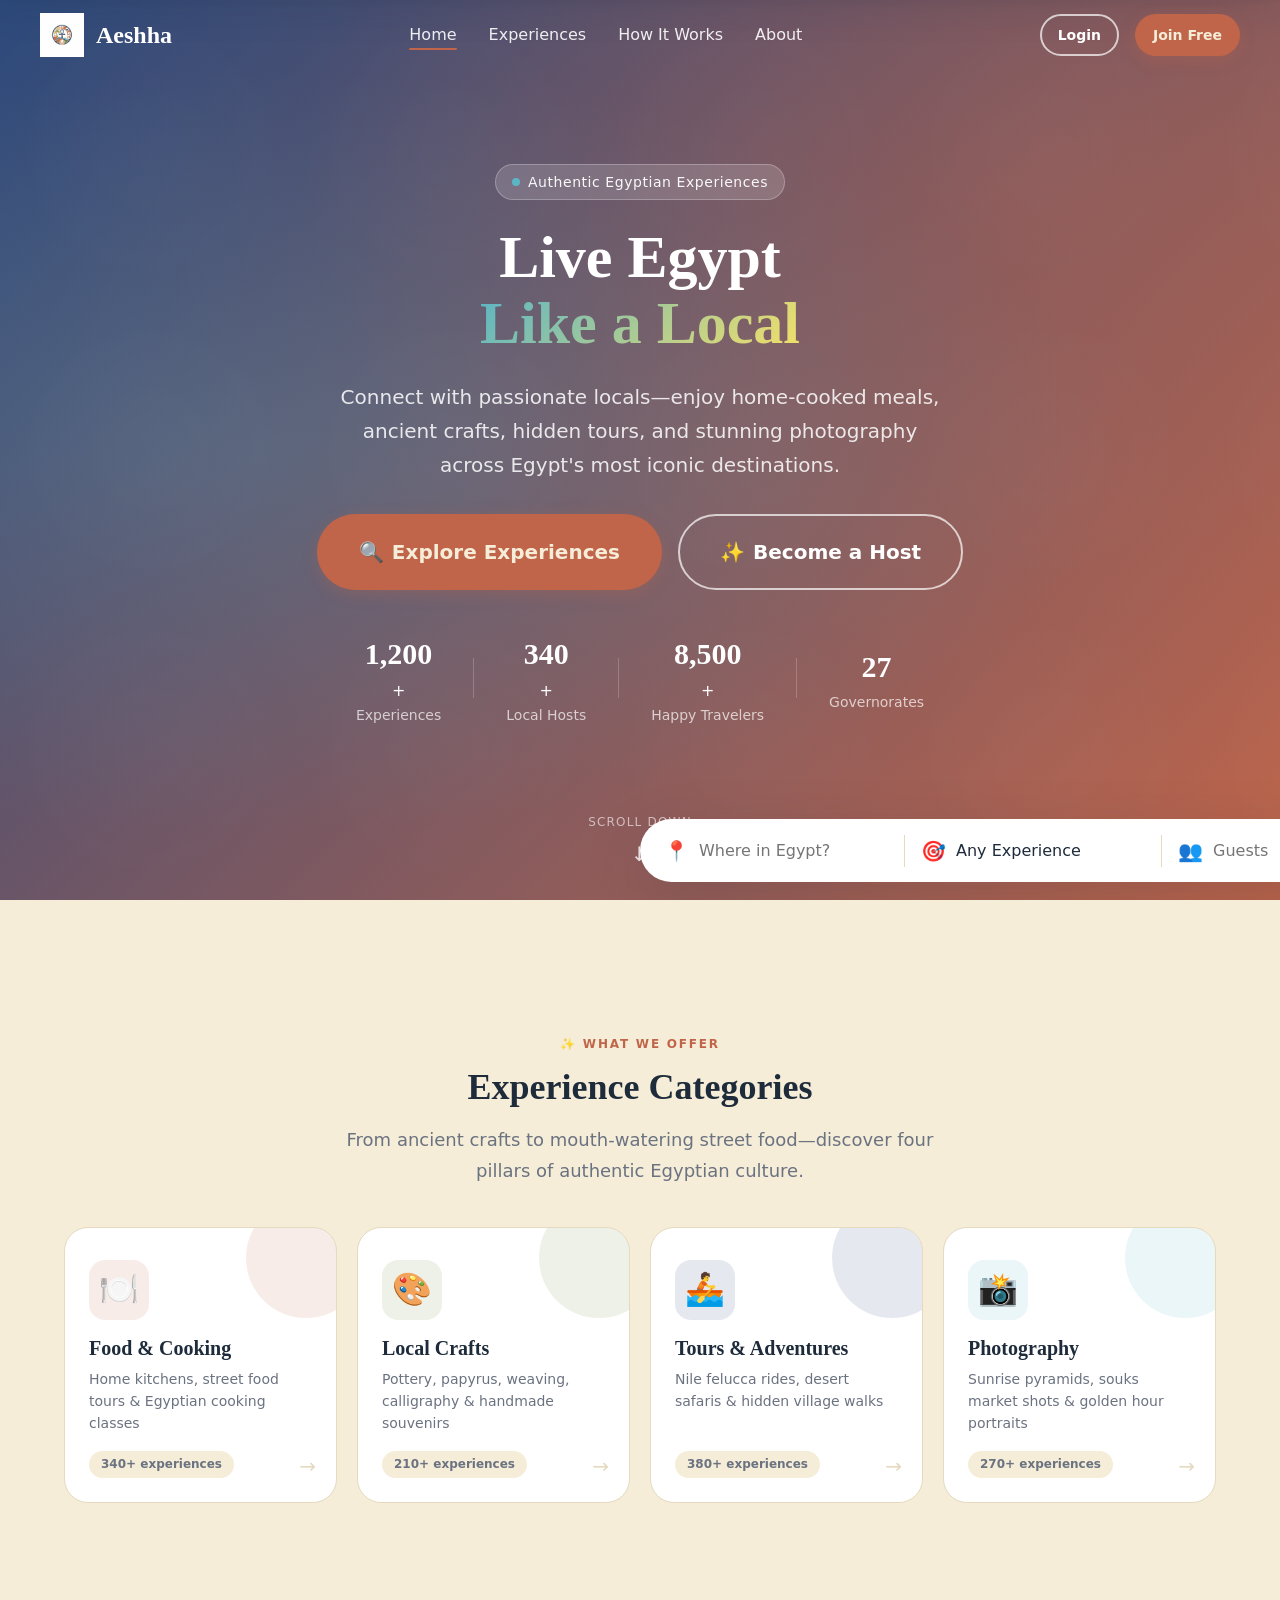
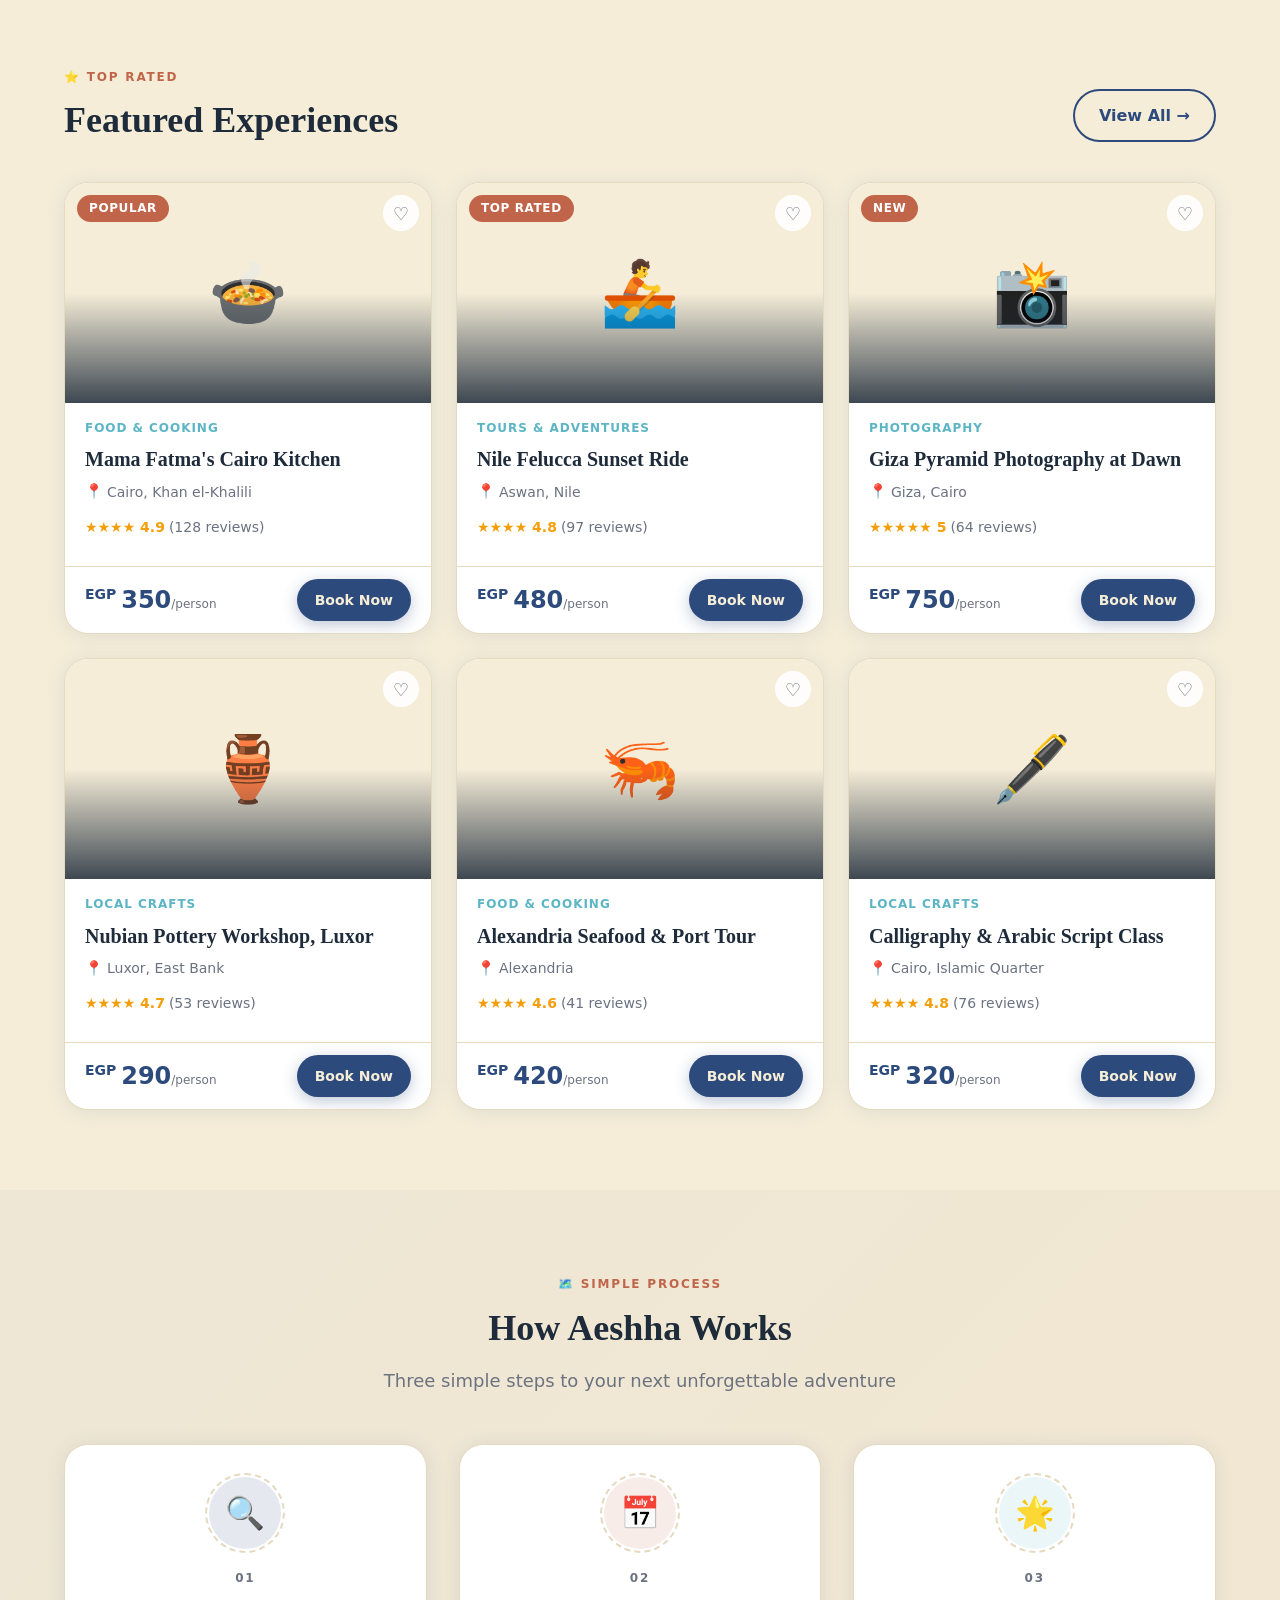
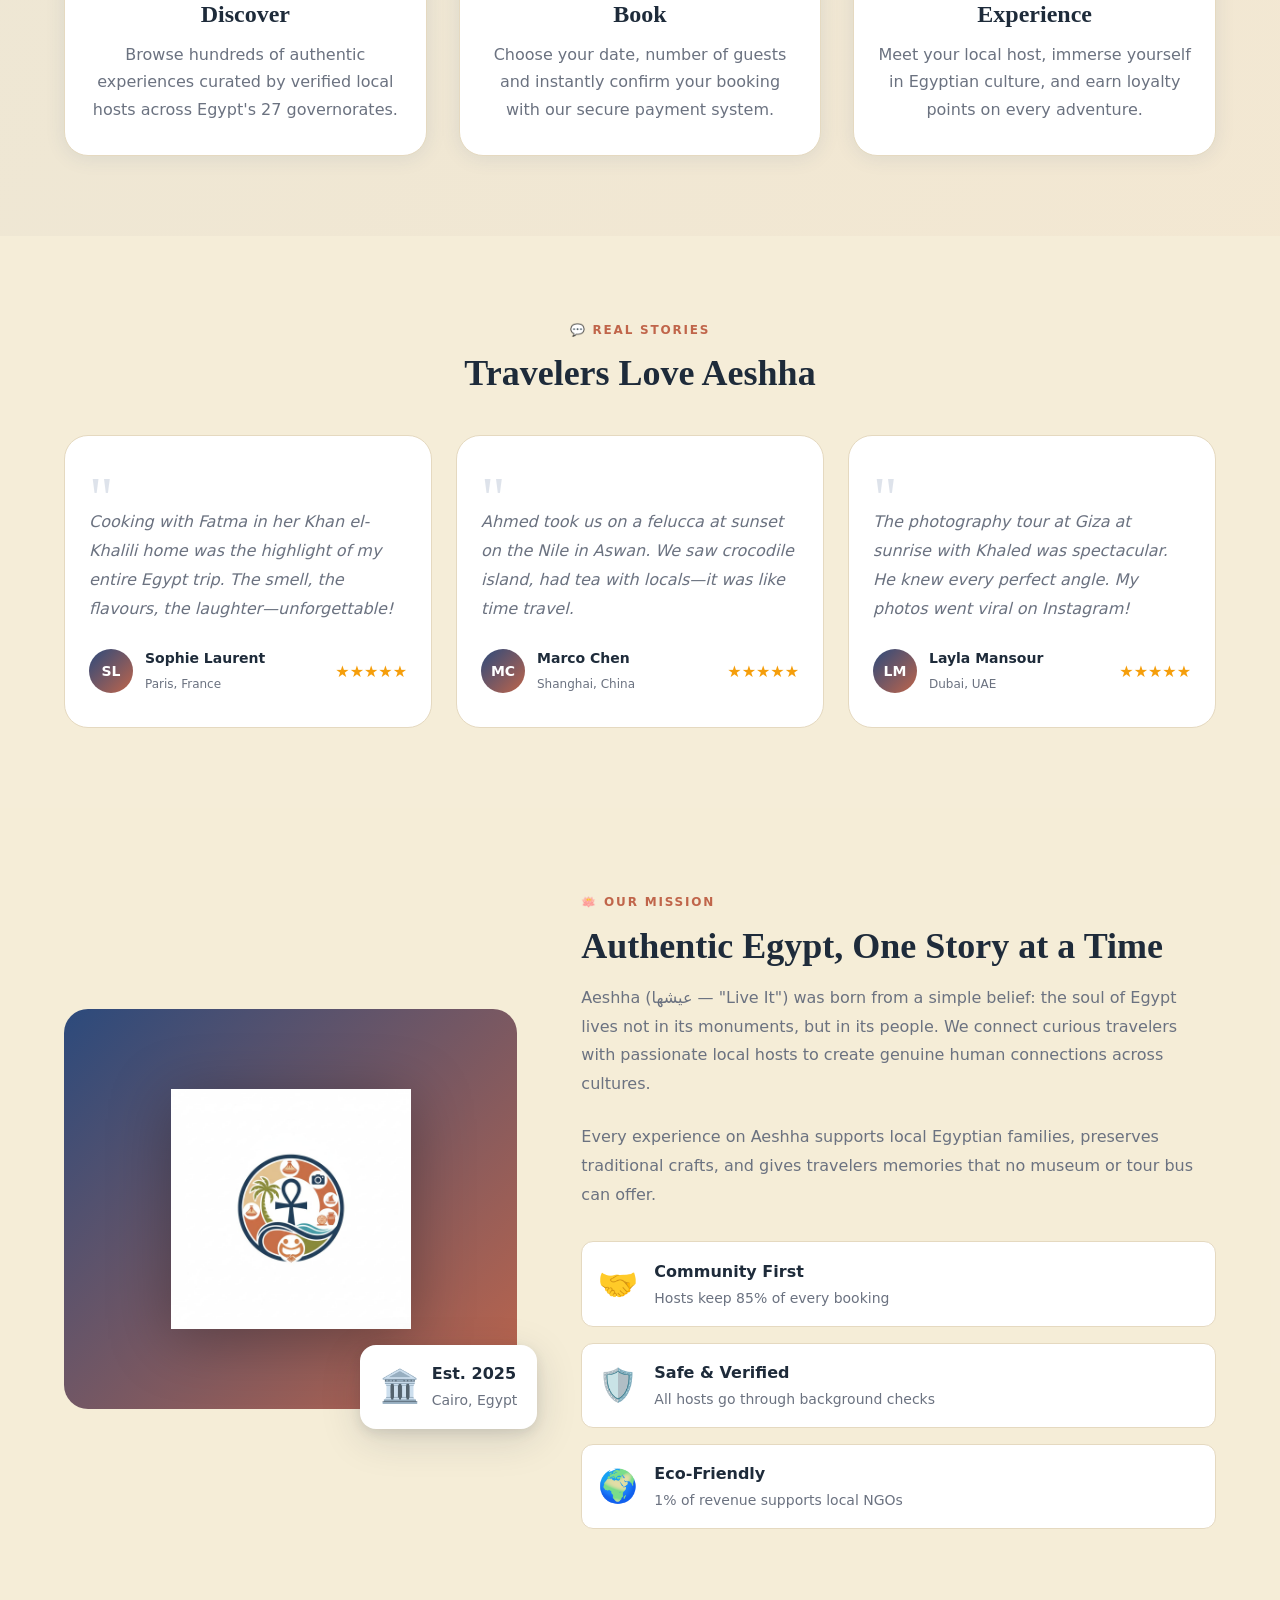
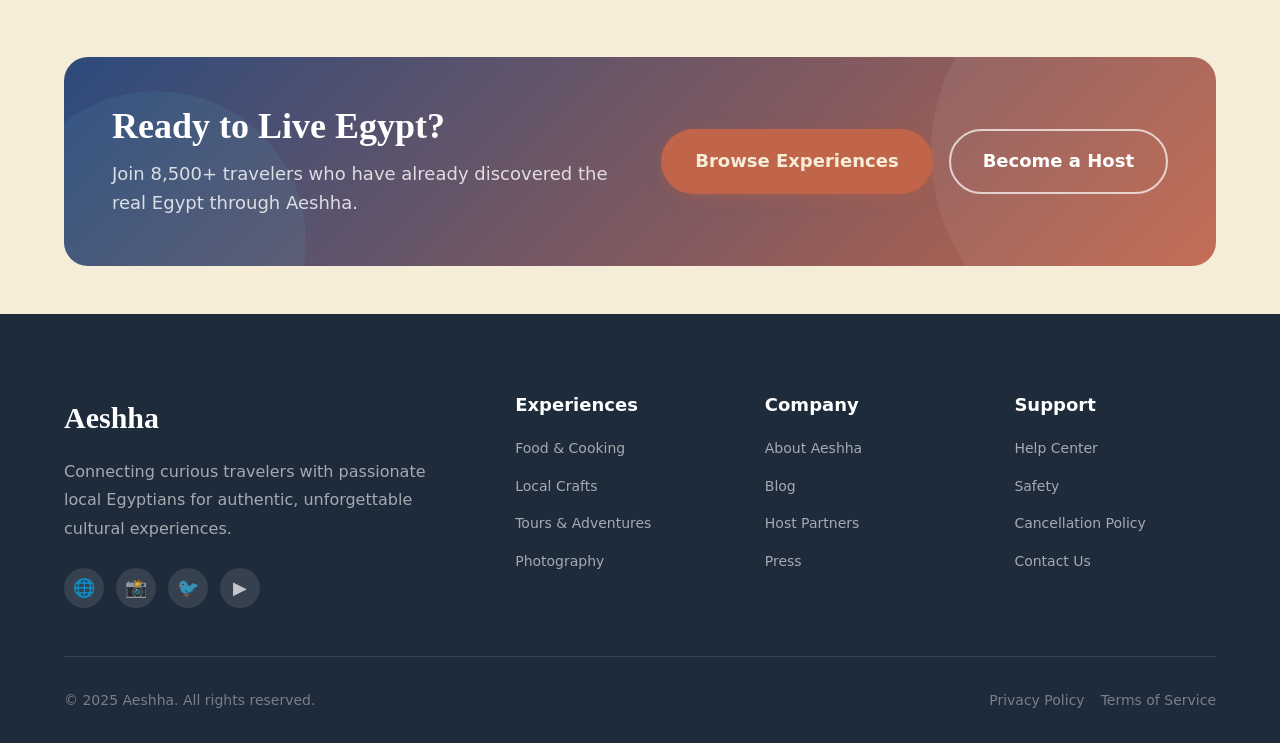
<file: index.html>
<!DOCTYPE html>
<html lang="en">

<head>
    <meta charset="UTF-8" />
    <meta name="viewport" content="width=device-width, initial-scale=1.0" />
    <title>Aeshha – Authentic Egyptian Experiences</title>
    <meta name="description"
        content="Connect with local Egyptians for authentic food, craft, tour, and photography experiences. Discover Egypt like never before." />
    <link rel="icon" type="image/png" href="img/logo.png" />
    <link rel="stylesheet" href="css/root.css" />
    <link rel="stylesheet" href="css/index.css" />
</head>

<body>

    <!-- ===== NAVBAR ===== -->
    <nav class="navbar transparent" id="navbar">
        <div class="navbar-inner">
            <a href="index.html" class="logo">
                <img src="img/logo.png" alt="Aeshha Logo" />
                <span class="logo-text">Aeshha</span>
            </a>
            <ul class="nav-menu">
                <li><a href="index.html" class="nav-link active">Home</a></li>
                <li><a href="experiences.html" class="nav-link">Experiences</a></li>
                <li><a href="#how-it-works" class="nav-link">How It Works</a></li>
                <li><a href="#about" class="nav-link">About</a></li>
            </ul>
            <div class="nav-actions">
                <a href="login.html" class="btn btn-outline-white btn-sm">Login</a>
                <a href="login.html#register" class="btn btn-secondary btn-sm">Join Free</a>
            </div>
            <button class="hamburger" id="hamburger" aria-label="Toggle menu">
                <span></span><span></span><span></span>
            </button>
        </div>
    </nav>

    <!-- Mobile Nav -->
    <div class="mobile-nav" id="mobile-nav">
        <a href="index.html" class="nav-link">Home</a>
        <a href="experiences.html" class="nav-link">Experiences</a>
        <a href="#how-it-works" class="nav-link">How It Works</a>
        <a href="#about" class="nav-link">About</a>
        <a href="login.html" class="btn btn-primary btn-block" style="margin-top:8px">Login / Register</a>
    </div>

    <!-- ===== HERO SECTION ===== -->
    <section class="hero" id="home">
        <div class="hero-bg">
            <div class="hero-overlay"></div>
            <div class="hero-particles" id="hero-particles"></div>
        </div>

        <div class="container hero-content">
            <div class="hero-text animate-fade-up">
                <div class="hero-tag">
                    <span class="tag-dot"></span>
                    <span>Authentic Egyptian Experiences</span>
                </div>
                <h1 class="hero-title">
                    Live Egypt<br />
                    <span class="hero-highlight">Like a Local</span>
                </h1>
                <p class="hero-subtitle">
                    Connect with passionate locals—enjoy home-cooked meals, ancient crafts,
                    hidden tours, and stunning photography across Egypt's most iconic destinations.
                </p>
                <div class="hero-actions">
                    <a href="experiences.html" class="btn btn-secondary btn-xl">
                        <span>🔍</span> Explore Experiences
                    </a>
                    <a href="login.html#register" class="btn btn-outline-white btn-xl">
                        <span>✨</span> Become a Host
                    </a>
                </div>
                <div class="hero-stats">
                    <div class="hero-stat">
                        <span class="stat-num" data-count="1200">0</span>+
                        <span class="stat-label">Experiences</span>
                    </div>
                    <div class="hero-stat-divider"></div>
                    <div class="hero-stat">
                        <span class="stat-num" data-count="340">0</span>+
                        <span class="stat-label">Local Hosts</span>
                    </div>
                    <div class="hero-stat-divider"></div>
                    <div class="hero-stat">
                        <span class="stat-num" data-count="8500">0</span>+
                        <span class="stat-label">Happy Travelers</span>
                    </div>
                    <div class="hero-stat-divider"></div>
                    <div class="hero-stat">
                        <span class="stat-num" data-count="27">0</span>
                        <span class="stat-label">Governorates</span>
                    </div>
                </div>
            </div>

            <!-- Hero Search Bar -->
            <div class="hero-search animate-fade-up delay-3">
                <form class="search-form" id="hero-search-form" action="experiences.html">
                    <div class="search-field">
                        <span class="search-icon">📍</span>
                        <input type="text" name="location" placeholder="Where in Egypt?" class="search-input" />
                    </div>
                    <div class="search-divider"></div>
                    <div class="search-field">
                        <span class="search-icon">🎯</span>
                        <select name="category" class="search-input search-select">
                            <option value="">Any Experience</option>
                            <option value="food">🍽️ Food & Cooking</option>
                            <option value="crafts">🎨 Local Crafts</option>
                            <option value="tours">🚣 Tours & Adventures</option>
                            <option value="photography">📸 Photography</option>
                        </select>
                    </div>
                    <div class="search-divider"></div>
                    <div class="search-field">
                        <span class="search-icon">👥</span>
                        <input type="number" name="guests" placeholder="Guests" min="1" max="20"
                            class="search-input search-num" />
                    </div>
                    <button type="submit" class="btn btn-secondary search-btn">
                        Search
                    </button>
                </form>
            </div>
        </div>

        <!-- Hero Scroll Indicator -->
        <div class="scroll-indicator animate-float">
            <span>Scroll down</span>
            <div class="scroll-arrow">↓</div>
        </div>
    </section>

    <!-- ===== CATEGORIES SECTION ===== -->
    <section class="section categories-section" id="categories">
        <div class="container">
            <div class="text-center reveal">
                <span class="section-tag">✨ What We Offer</span>
                <h2 class="section-title">Experience Categories</h2>
                <p class="section-subtitle">
                    From ancient crafts to mouth-watering street food—discover four pillars of authentic Egyptian
                    culture.
                </p>
            </div>

            <div class="categories-grid reveal">
                <a href="experiences.html?category=food" class="category-card cat-food">
                    <div class="cat-icon-wrap">
                        <span class="cat-icon">🍽️</span>
                    </div>
                    <div class="cat-glow food-glow"></div>
                    <h3>Food & Cooking</h3>
                    <p>Home kitchens, street food tours & Egyptian cooking classes</p>
                    <span class="cat-count">340+ experiences</span>
                    <span class="cat-arrow">→</span>
                </a>

                <a href="experiences.html?category=crafts" class="category-card cat-crafts">
                    <div class="cat-icon-wrap">
                        <span class="cat-icon">🎨</span>
                    </div>
                    <div class="cat-glow crafts-glow"></div>
                    <h3>Local Crafts</h3>
                    <p>Pottery, papyrus, weaving, calligraphy & handmade souvenirs</p>
                    <span class="cat-count">210+ experiences</span>
                    <span class="cat-arrow">→</span>
                </a>

                <a href="experiences.html?category=tours" class="category-card cat-tours">
                    <div class="cat-icon-wrap">
                        <span class="cat-icon">🚣</span>
                    </div>
                    <div class="cat-glow tours-glow"></div>
                    <h3>Tours & Adventures</h3>
                    <p>Nile felucca rides, desert safaris & hidden village walks</p>
                    <span class="cat-count">380+ experiences</span>
                    <span class="cat-arrow">→</span>
                </a>

                <a href="experiences.html?category=photography" class="category-card cat-photo">
                    <div class="cat-icon-wrap">
                        <span class="cat-icon">📸</span>
                    </div>
                    <div class="cat-glow photo-glow"></div>
                    <h3>Photography</h3>
                    <p>Sunrise pyramids, souks market shots & golden hour portraits</p>
                    <span class="cat-count">270+ experiences</span>
                    <span class="cat-arrow">→</span>
                </a>
            </div>
        </div>
    </section>

    <!-- ===== FEATURED EXPERIENCES ===== -->
    <section class="section featured-section" id="featured">
        <div class="container">
            <div class="featured-header reveal">
                <div>
                    <span class="section-tag">⭐ Top Rated</span>
                    <h2 class="section-title">Featured Experiences</h2>
                </div>
                <a href="experiences.html" class="btn btn-outline">View All →</a>
            </div>

            <div class="experiences-grid" id="featured-experiences">
                <!-- Cards injected by JS -->
            </div>
        </div>
    </section>

    <!-- ===== HOW IT WORKS ===== -->
    <section class="section hiw-section" id="how-it-works">
        <div class="container">
            <div class="text-center reveal">
                <span class="section-tag">🗺️ Simple Process</span>
                <h2 class="section-title">How Aeshha Works</h2>
                <p class="section-subtitle">Three simple steps to your next unforgettable adventure</p>
            </div>

            <div class="hiw-grid">
                <div class="hiw-step reveal delay-1">
                    <div class="hiw-icon-wrap primary">
                        <span class="hiw-icon">🔍</span>
                    </div>
                    <div class="hiw-connector"></div>
                    <span class="hiw-number">01</span>
                    <h3>Discover</h3>
                    <p>Browse hundreds of authentic experiences curated by verified local hosts across Egypt's 27
                        governorates.</p>
                </div>
                <div class="hiw-step reveal delay-2">
                    <div class="hiw-icon-wrap secondary">
                        <span class="hiw-icon">📅</span>
                    </div>
                    <div class="hiw-connector"></div>
                    <span class="hiw-number">02</span>
                    <h3>Book</h3>
                    <p>Choose your date, number of guests and instantly confirm your booking with our secure payment
                        system.</p>
                </div>
                <div class="hiw-step reveal delay-3">
                    <div class="hiw-icon-wrap accent">
                        <span class="hiw-icon">🌟</span>
                    </div>
                    <span class="hiw-number">03</span>
                    <h3>Experience</h3>
                    <p>Meet your local host, immerse yourself in Egyptian culture, and earn loyalty points on every
                        adventure.</p>
                </div>
            </div>
        </div>
    </section>

    <!-- ===== TESTIMONIALS ===== -->
    <section class="section testimonials-section" id="testimonials">
        <div class="container">
            <div class="text-center reveal">
                <span class="section-tag">💬 Real Stories</span>
                <h2 class="section-title">Travelers Love Aeshha</h2>
            </div>

            <div class="testimonials-grid">
                <div class="testimonial-card reveal delay-1">
                    <div class="testimonial-quote">"</div>
                    <p class="testimonial-text">Cooking with Fatma in her Khan el-Khalili home was the highlight of my
                        entire Egypt trip. The smell, the flavours, the laughter—unforgettable!</p>
                    <div class="testimonial-author">
                        <div class="author-avatar">SL</div>
                        <div>
                            <strong>Sophie Laurent</strong>
                            <span>Paris, France</span>
                        </div>
                        <div class="stars ml-auto">★★★★★</div>
                    </div>
                </div>

                <div class="testimonial-card reveal delay-2">
                    <div class="testimonial-quote">"</div>
                    <p class="testimonial-text">Ahmed took us on a felucca at sunset on the Nile in Aswan. We saw
                        crocodile island, had tea with locals—it was like time travel.</p>
                    <div class="testimonial-author">
                        <div class="author-avatar">MC</div>
                        <div>
                            <strong>Marco Chen</strong>
                            <span>Shanghai, China</span>
                        </div>
                        <div class="stars ml-auto">★★★★★</div>
                    </div>
                </div>

                <div class="testimonial-card reveal delay-3">
                    <div class="testimonial-quote">"</div>
                    <p class="testimonial-text">The photography tour at Giza at sunrise with Khaled was spectacular. He
                        knew every perfect angle. My photos went viral on Instagram!</p>
                    <div class="testimonial-author">
                        <div class="author-avatar">LM</div>
                        <div>
                            <strong>Layla Mansour</strong>
                            <span>Dubai, UAE</span>
                        </div>
                        <div class="stars ml-auto">★★★★★</div>
                    </div>
                </div>
            </div>
        </div>
    </section>

    <!-- ===== ABOUT / MISSION ===== -->
    <section class="section about-section" id="about">
        <div class="container">
            <div class="about-grid">
                <div class="about-image reveal">
                    <div class="about-img-container">
                        <img src="img/logo.png" alt="Aeshha Mission" class="about-logo-big" />
                        <div class="about-badge">
                            <span class="badge-icon">🏛️</span>
                            <div>
                                <strong>Est. 2025</strong>
                                <span>Cairo, Egypt</span>
                            </div>
                        </div>
                    </div>
                </div>
                <div class="about-content reveal delay-2">
                    <span class="section-tag">🪷 Our Mission</span>
                    <h2 class="section-title" style="text-align:left">Authentic Egypt, One Story at a Time</h2>
                    <p style="color:var(--color-text-muted);line-height:1.8;margin-bottom:1.5rem">
                        Aeshha (عيشها — "Live It") was born from a simple belief: the soul of Egypt lives not in its
                        monuments, but in its people. We connect curious travelers with passionate local hosts to create
                        genuine human connections across cultures.
                    </p>
                    <p style="color:var(--color-text-muted);line-height:1.8;margin-bottom:2rem">
                        Every experience on Aeshha supports local Egyptian families, preserves traditional crafts, and
                        gives travelers memories that no museum or tour bus can offer.
                    </p>
                    <div class="about-pillars">
                        <div class="pillar">
                            <span class="pillar-icon">🤝</span>
                            <div>
                                <strong>Community First</strong>
                                <p>Hosts keep 85% of every booking</p>
                            </div>
                        </div>
                        <div class="pillar">
                            <span class="pillar-icon">🛡️</span>
                            <div>
                                <strong>Safe & Verified</strong>
                                <p>All hosts go through background checks</p>
                            </div>
                        </div>
                        <div class="pillar">
                            <span class="pillar-icon">🌍</span>
                            <div>
                                <strong>Eco-Friendly</strong>
                                <p>1% of revenue supports local NGOs</p>
                            </div>
                        </div>
                    </div>
                </div>
            </div>
        </div>
    </section>

    <!-- ===== CTA BANNER ===== -->
    <section class="cta-section">
        <div class="container">
            <div class="cta-box reveal">
                <div class="cta-content">
                    <h2>Ready to Live Egypt?</h2>
                    <p>Join 8,500+ travelers who have already discovered the real Egypt through Aeshha.</p>
                </div>
                <div class="cta-actions">
                    <a href="experiences.html" class="btn btn-secondary btn-lg">Browse Experiences</a>
                    <a href="login.html#register" class="btn btn-outline-white btn-lg">Become a Host</a>
                </div>
            </div>
        </div>
    </section>

    <!-- ===== FOOTER ===== -->
    <footer class="footer">
        <div class="container">
            <div class="footer-grid">
                <div class="footer-brand">
                    <div class="logo-text">Aeshha</div>
                    <p>Connecting curious travelers with passionate local Egyptians for authentic, unforgettable
                        cultural experiences.</p>
                    <div class="footer-social">
                        <a href="#" aria-label="Facebook">🌐</a>
                        <a href="#" aria-label="Instagram">📸</a>
                        <a href="#" aria-label="Twitter">🐦</a>
                        <a href="#" aria-label="YouTube">▶️</a>
                    </div>
                </div>
                <div class="footer-col">
                    <h4>Experiences</h4>
                    <ul>
                        <li><a href="experiences.html?category=food">Food & Cooking</a></li>
                        <li><a href="experiences.html?category=crafts">Local Crafts</a></li>
                        <li><a href="experiences.html?category=tours">Tours & Adventures</a></li>
                        <li><a href="experiences.html?category=photography">Photography</a></li>
                    </ul>
                </div>
                <div class="footer-col">
                    <h4>Company</h4>
                    <ul>
                        <li><a href="#about">About Aeshha</a></li>
                        <li><a href="#">Blog</a></li>
                        <li><a href="#">Host Partners</a></li>
                        <li><a href="#">Press</a></li>
                    </ul>
                </div>
                <div class="footer-col">
                    <h4>Support</h4>
                    <ul>
                        <li><a href="#">Help Center</a></li>
                        <li><a href="#">Safety</a></li>
                        <li><a href="#">Cancellation Policy</a></li>
                        <li><a href="#">Contact Us</a></li>
                    </ul>
                </div>
            </div>
            <div class="footer-bottom">
                <span>© 2025 Aeshha. All rights reserved.</span>
                <div class="flex gap-4">
                    <a href="#">Privacy Policy</a>
                    <a href="#">Terms of Service</a>
                </div>
            </div>
        </div>
    </footer>

    <!-- Scroll To Top -->
    <button class="scroll-top" id="scroll-top" aria-label="Scroll to top">↑</button>

    <!-- Toast Container -->
    <div class="toast-container" id="toast-container"></div>

    <script src="js/main.js"></script>
</body>

</html>
</file>
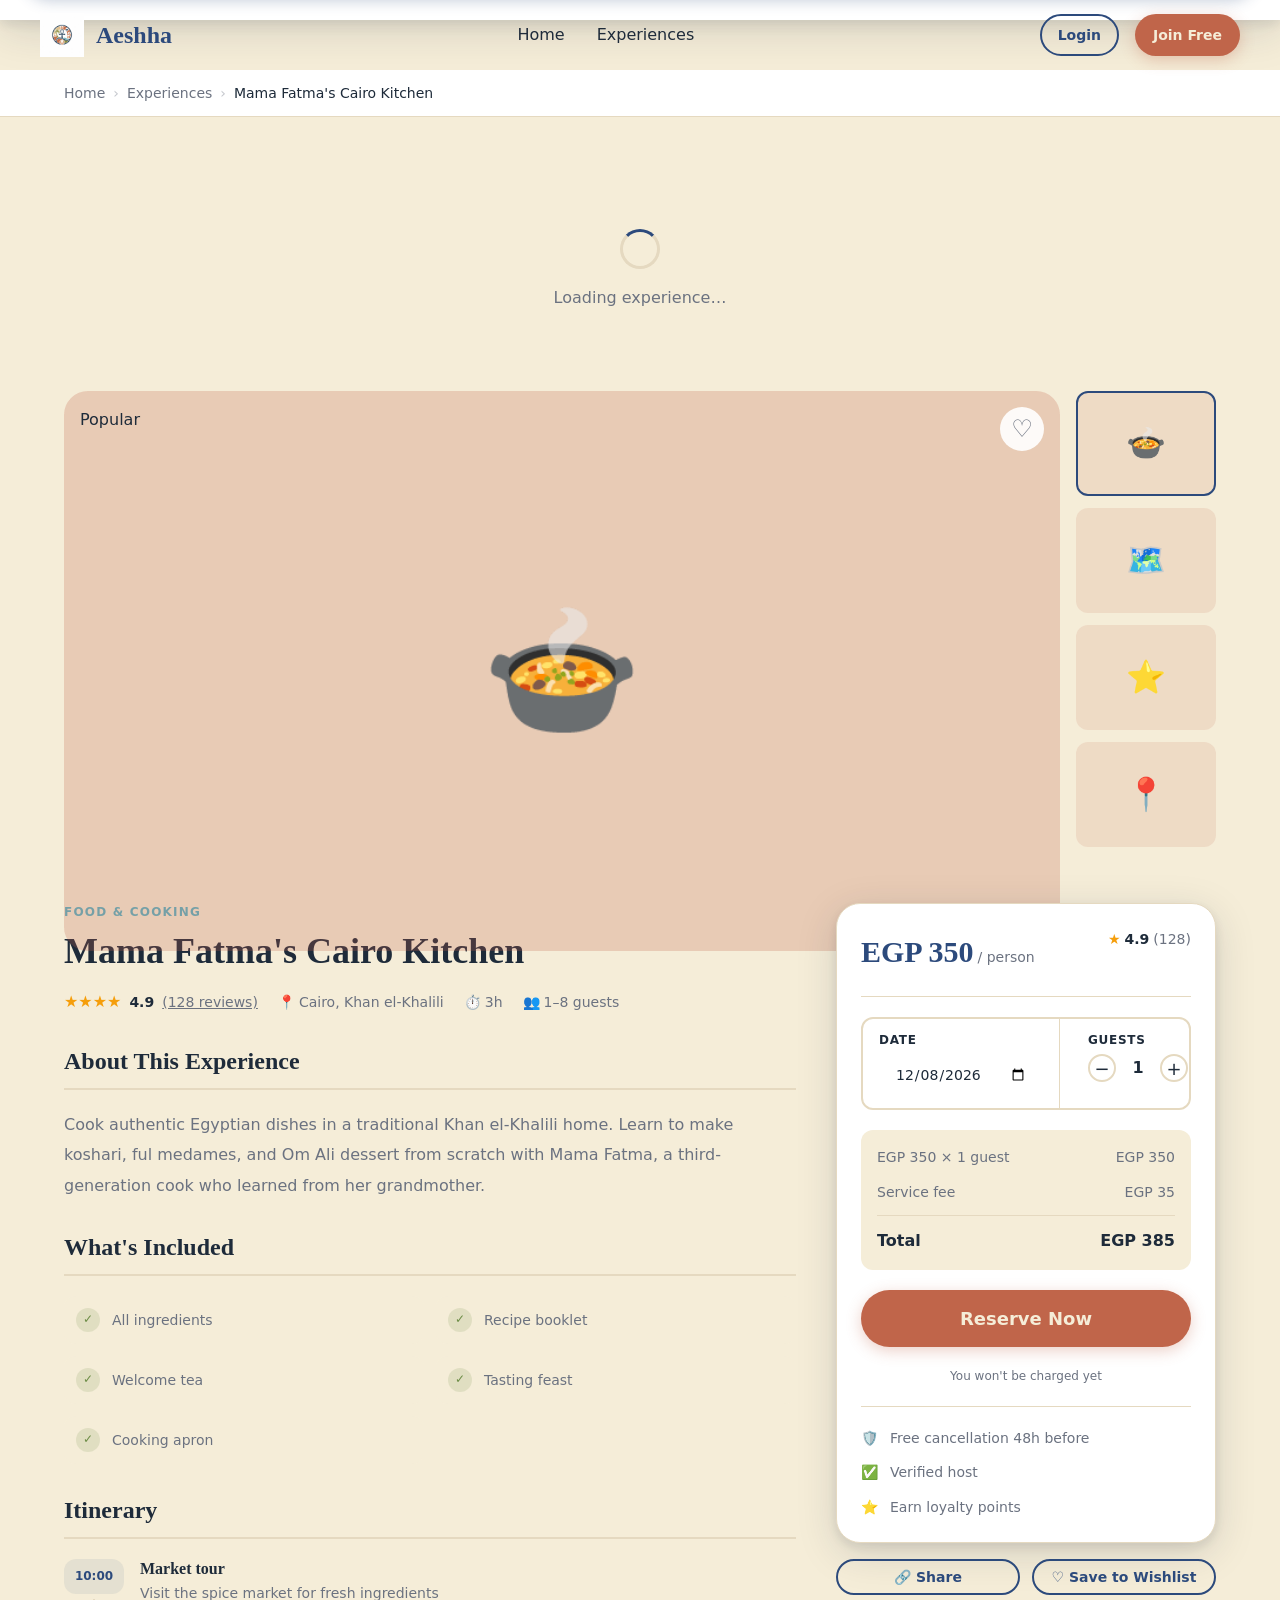
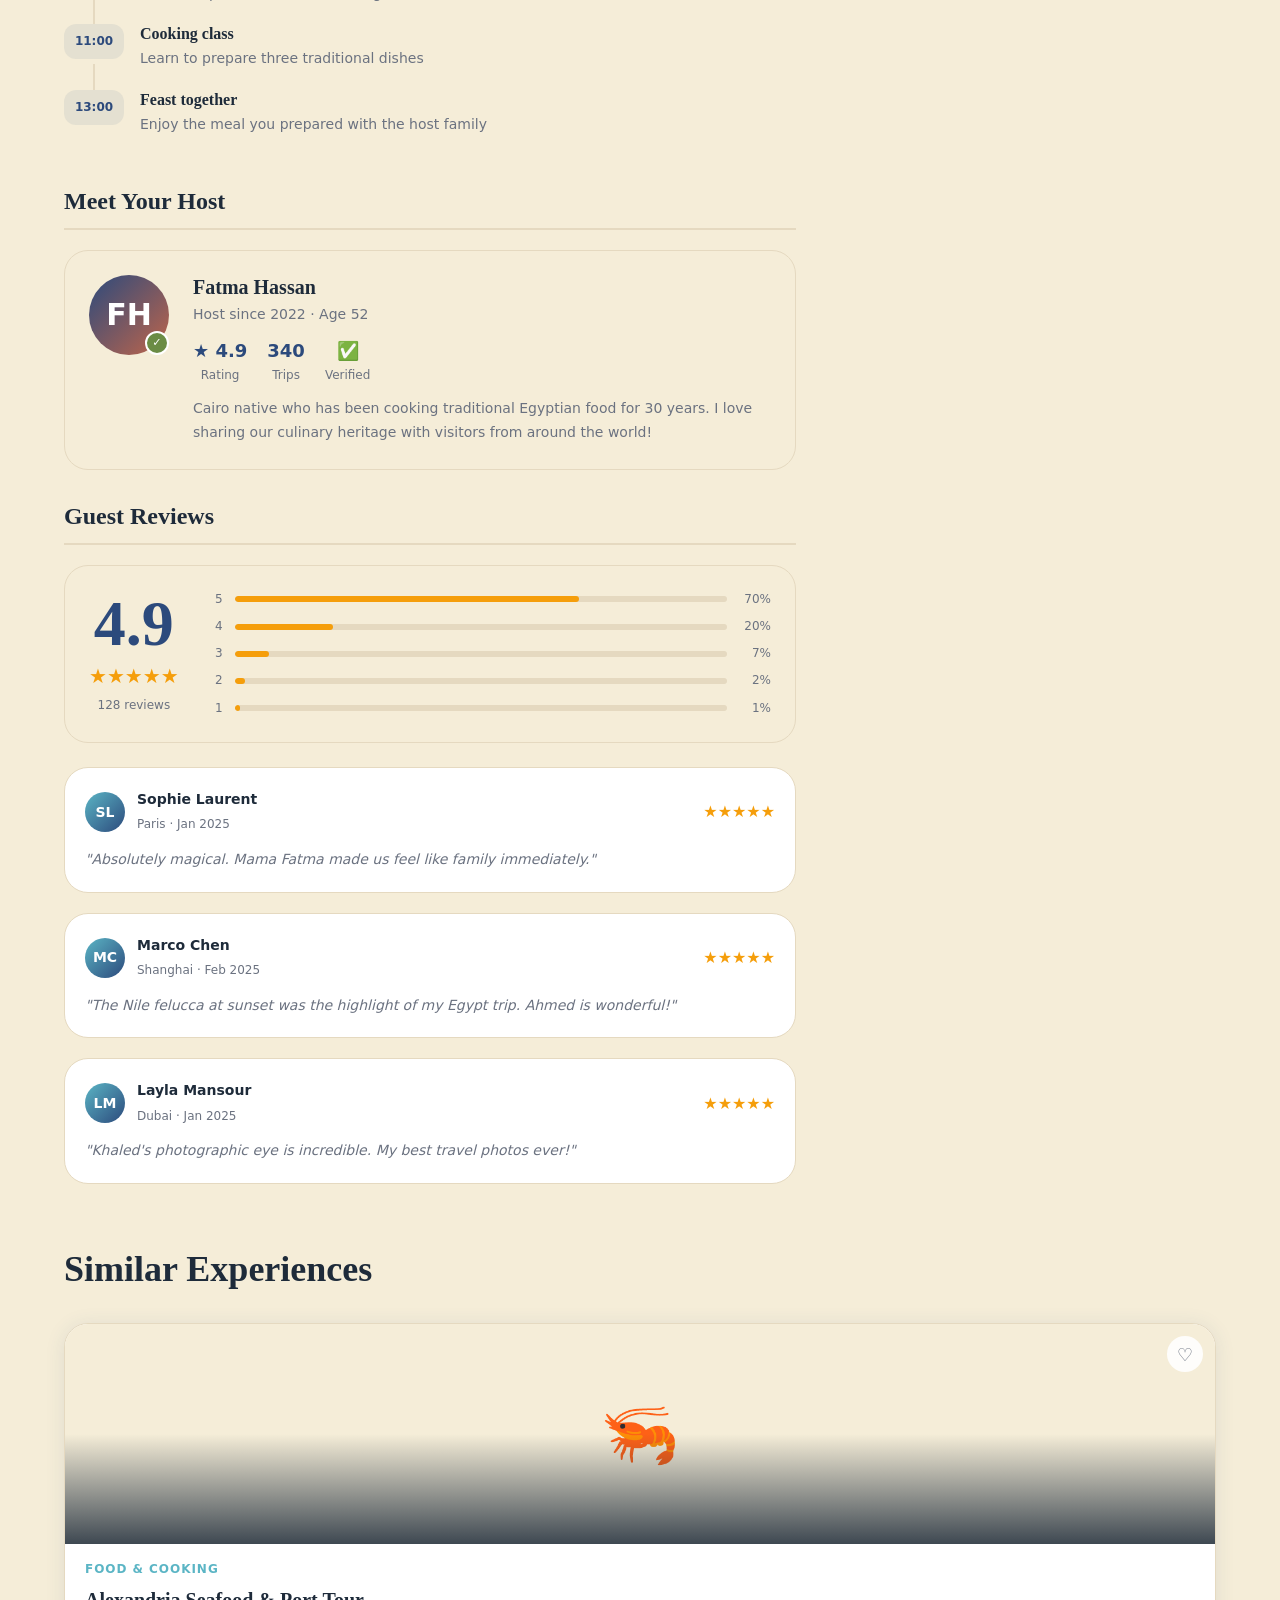
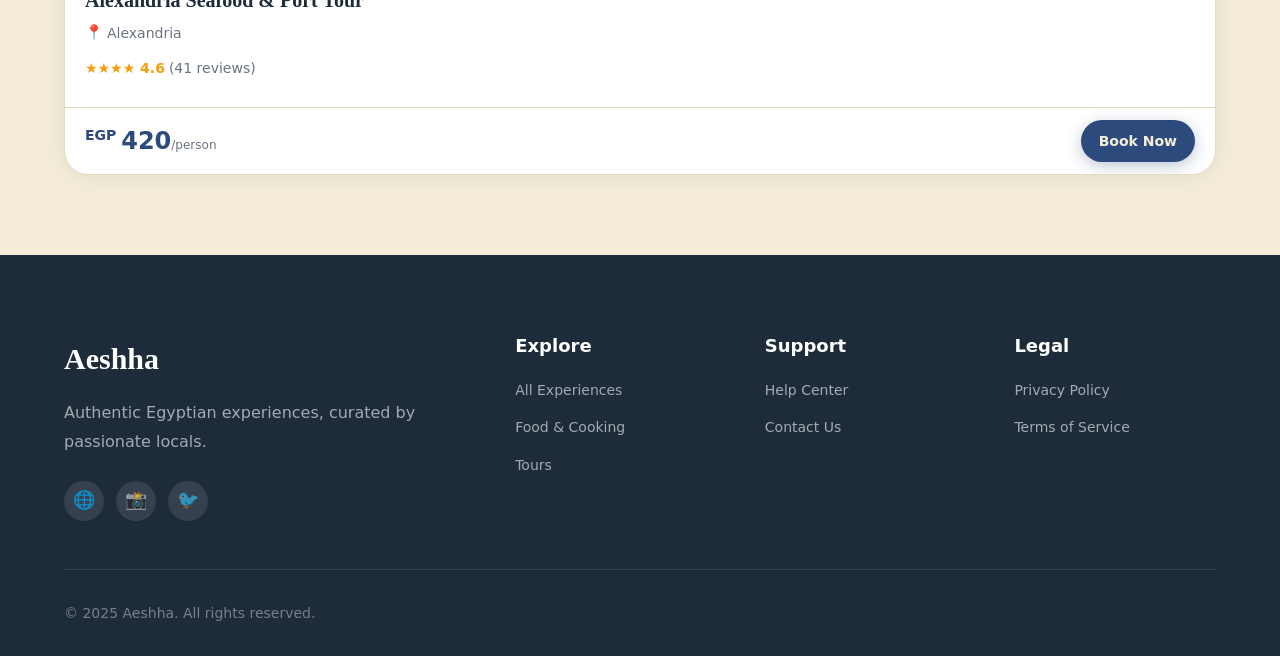
<file: experience-details.html>
<!DOCTYPE html>
<html lang="en">

<head>
    <meta charset="UTF-8" />
    <meta name="viewport" content="width=device-width, initial-scale=1.0" />
    <title>Experience Details – Aeshha</title>
    <meta name="description"
        content="Full details, photos, host info, and booking for an authentic Egyptian experience on Aeshha." />
    <link rel="icon" type="image/png" href="img/logo.png" />
    <link rel="stylesheet" href="css/root.css" />
    <link rel="stylesheet" href="css/details.css" />
</head>

<body>

    <!-- NAVBAR -->
    <nav class="navbar scrolled" id="navbar">
        <div class="navbar-inner">
            <a href="index.html" class="logo">
                <img src="img/logo.png" alt="Aeshha Logo" />
                <span class="logo-text" style="color:var(--color-primary)">Aeshha</span>
            </a>
            <ul class="nav-menu">
                <li><a href="index.html" class="nav-link" style="color:var(--color-text)">Home</a></li>
                <li><a href="experiences.html" class="nav-link" style="color:var(--color-text)">Experiences</a></li>
            </ul>
            <div class="nav-actions">
                <a href="login.html" class="btn btn-outline btn-sm">Login</a>
                <a href="login.html#register" class="btn btn-secondary btn-sm">Join Free</a>
            </div>
            <button class="hamburger" id="hamburger" aria-label="Toggle menu">
                <span style="background:var(--color-text)"></span>
                <span style="background:var(--color-text)"></span>
                <span style="background:var(--color-text)"></span>
            </button>
        </div>
    </nav>

    <!-- Mobile Nav -->
    <div class="mobile-nav" id="mobile-nav">
        <a href="index.html" class="nav-link">Home</a>
        <a href="experiences.html" class="nav-link">Experiences</a>
        <a href="login.html" class="btn btn-primary btn-block" style="margin-top:8px">Login / Register</a>
    </div>

    <!-- BREADCRUMB -->
    <div class="breadcrumb-bar">
        <div class="container">
            <div class="breadcrumb">
                <a href="index.html">Home</a>
                <span class="sep">›</span>
                <a href="experiences.html">Experiences</a>
                <span class="sep">›</span>
                <span id="breadcrumb-name" class="current">Experience</span>
            </div>
        </div>
    </div>

    <!-- MAIN -->
    <main class="details-main">
        <div class="container">

            <!-- Loading State -->
            <div id="details-loading" class="details-loading">
                <div class="spinner"></div>
                <p>Loading experience…</p>
            </div>

            <!-- Experience Content (injected by JS) -->
            <div id="details-content" class="details-content hidden">

                <!-- Gallery -->
                <div class="gallery-section">
                    <div class="gallery-main">
                        <img id="gallery-main-img" src="" alt="Experience" />
                        <div class="gallery-badges" id="gallery-badges"></div>
                        <button class="gallery-wishlist" id="gallery-wishlist" aria-label="Add to wishlist">♡</button>
                    </div>
                    <div class="gallery-thumbs" id="gallery-thumbs"></div>
                </div>

                <!-- Details Grid -->
                <div class="details-grid">

                    <!-- LEFT: Info -->
                    <div class="details-left">

                        <!-- Header -->
                        <div class="exp-header">
                            <div class="exp-category" id="exp-category"></div>
                            <h1 class="exp-title" id="exp-title"></h1>
                            <div class="exp-meta-bar">
                                <div class="exp-rating">
                                    <span class="stars" id="exp-stars"></span>
                                    <strong id="exp-rating-num"></strong>
                                    <span id="exp-reviews-count" class="reviews-link"></span>
                                </div>
                                <div class="exp-location">
                                    <span>📍</span>
                                    <span id="exp-location"></span>
                                </div>
                                <div class="exp-duration">
                                    <span>⏱️</span>
                                    <span id="exp-duration"></span>
                                </div>
                                <div class="exp-guests">
                                    <span>👥</span>
                                    <span id="exp-guests"></span>
                                </div>
                            </div>
                        </div>

                        <!-- About -->
                        <div class="details-section">
                            <h2 class="section-h2">About This Experience</h2>
                            <p class="exp-description" id="exp-description"></p>
                        </div>

                        <!-- What's Included -->
                        <div class="details-section">
                            <h2 class="section-h2">What's Included</h2>
                            <ul class="included-list" id="included-list"></ul>
                        </div>

                        <!-- Itinerary -->
                        <div class="details-section">
                            <h2 class="section-h2">Itinerary</h2>
                            <div class="itinerary" id="itinerary"></div>
                        </div>

                        <!-- Host -->
                        <div class="details-section host-section">
                            <h2 class="section-h2">Meet Your Host</h2>
                            <div class="host-card" id="host-card"></div>
                        </div>

                        <!-- Reviews -->
                        <div class="details-section">
                            <h2 class="section-h2">Guest Reviews</h2>
                            <div class="reviews-summary" id="reviews-summary"></div>
                            <div class="reviews-list" id="reviews-list"></div>
                        </div>

                    </div>

                    <!-- RIGHT: Booking Widget -->
                    <div class="details-right">
                        <div class="booking-widget" id="booking-widget">
                            <div class="booking-header">
                                <div class="booking-price">
                                    <span class="price-amount" id="booking-price"></span>
                                    <span class="price-per"> / person</span>
                                </div>
                                <div class="booking-rating">
                                    <span>★</span>
                                    <strong id="booking-rating-num"></strong>
                                    <span id="booking-reviews" class="text-muted"></span>
                                </div>
                            </div>

                            <form class="booking-form" id="booking-form">
                                <div class="booking-fields">
                                    <div class="booking-field">
                                        <label>Date</label>
                                        <input type="date" id="booking-date" class="form-control" required />
                                    </div>
                                    <div class="booking-field">
                                        <label>Guests</label>
                                        <div class="guests-counter">
                                            <button type="button" class="counter-btn" id="guests-minus">−</button>
                                            <span id="guests-count">1</span>
                                            <button type="button" class="counter-btn" id="guests-plus">+</button>
                                        </div>
                                    </div>
                                </div>
                                <div class="booking-summary">
                                    <div class="booking-row">
                                        <span id="price-calc-label"></span>
                                        <span id="price-calc-subtotal"></span>
                                    </div>
                                    <div class="booking-row">
                                        <span>Service fee</span>
                                        <span id="booking-fee"></span>
                                    </div>
                                    <div class="booking-row total">
                                        <strong>Total</strong>
                                        <strong id="booking-total"></strong>
                                    </div>
                                </div>
                                <button type="submit" class="btn btn-secondary btn-block btn-lg" id="book-btn">Reserve
                                    Now</button>
                                <p class="booking-note">You won't be charged yet</p>
                            </form>

                            <div class="booking-features">
                                <div class="bf-item"><span>🛡️</span> Free cancellation 48h before</div>
                                <div class="bf-item"><span>✅</span> Verified host</div>
                                <div class="bf-item"><span>⭐</span> Earn loyalty points</div>
                            </div>
                        </div>

                        <!-- Share & Save -->
                        <div class="share-box">
                            <button class="btn btn-outline btn-sm btn-block share-btn" id="share-btn">🔗 Share</button>
                            <button class="btn btn-outline btn-sm btn-block wishlist-btn" id="wishlist-btn">♡ Save to
                                Wishlist</button>
                        </div>
                    </div>

                </div>

                <!-- Similar Experiences -->
                <div class="similar-section">
                    <h2 class="section-title">Similar Experiences</h2>
                    <div class="experiences-grid" id="similar-experiences"></div>
                </div>

            </div><!-- /details-content -->
        </div>
    </main>

    <!-- BOOKING CONFIRMATION MODAL -->
    <div class="modal-overlay" id="booking-modal" aria-hidden="true">
        <div class="modal">
            <div class="modal-icon">🎉</div>
            <h2 class="modal-title">Booking Confirmed!</h2>
            <p class="modal-text" id="modal-text"></p>
            <div class="modal-actions">
                <a href="profile.html" class="btn btn-primary">View My Bookings</a>
                <button class="btn btn-outline" id="modal-close">Continue Exploring</button>
            </div>
        </div>
    </div>

    <!-- FOOTER -->
    <footer class="footer">
        <div class="container">
            <div class="footer-grid">
                <div class="footer-brand">
                    <div class="logo-text">Aeshha</div>
                    <p>Authentic Egyptian experiences, curated by passionate locals.</p>
                    <div class="footer-social">
                        <a href="#" aria-label="Facebook">🌐</a>
                        <a href="#" aria-label="Instagram">📸</a>
                        <a href="#" aria-label="Twitter">🐦</a>
                    </div>
                </div>
                <div class="footer-col">
                    <h4>Explore</h4>
                    <ul>
                        <li><a href="experiences.html">All Experiences</a></li>
                        <li><a href="experiences.html?category=food">Food & Cooking</a></li>
                        <li><a href="experiences.html?category=tours">Tours</a></li>
                    </ul>
                </div>
                <div class="footer-col">
                    <h4>Support</h4>
                    <ul>
                        <li><a href="#">Help Center</a></li>
                        <li><a href="#">Contact Us</a></li>
                    </ul>
                </div>
                <div class="footer-col">
                    <h4>Legal</h4>
                    <ul>
                        <li><a href="#">Privacy Policy</a></li>
                        <li><a href="#">Terms of Service</a></li>
                    </ul>
                </div>
            </div>
            <div class="footer-bottom">
                <span>© 2025 Aeshha. All rights reserved.</span>
            </div>
        </div>
    </footer>

    <button class="scroll-top" id="scroll-top" aria-label="Scroll to top">↑</button>
    <div class="toast-container" id="toast-container"></div>

    <script src="js/main.js"></script>
</body>

</html>
</file>
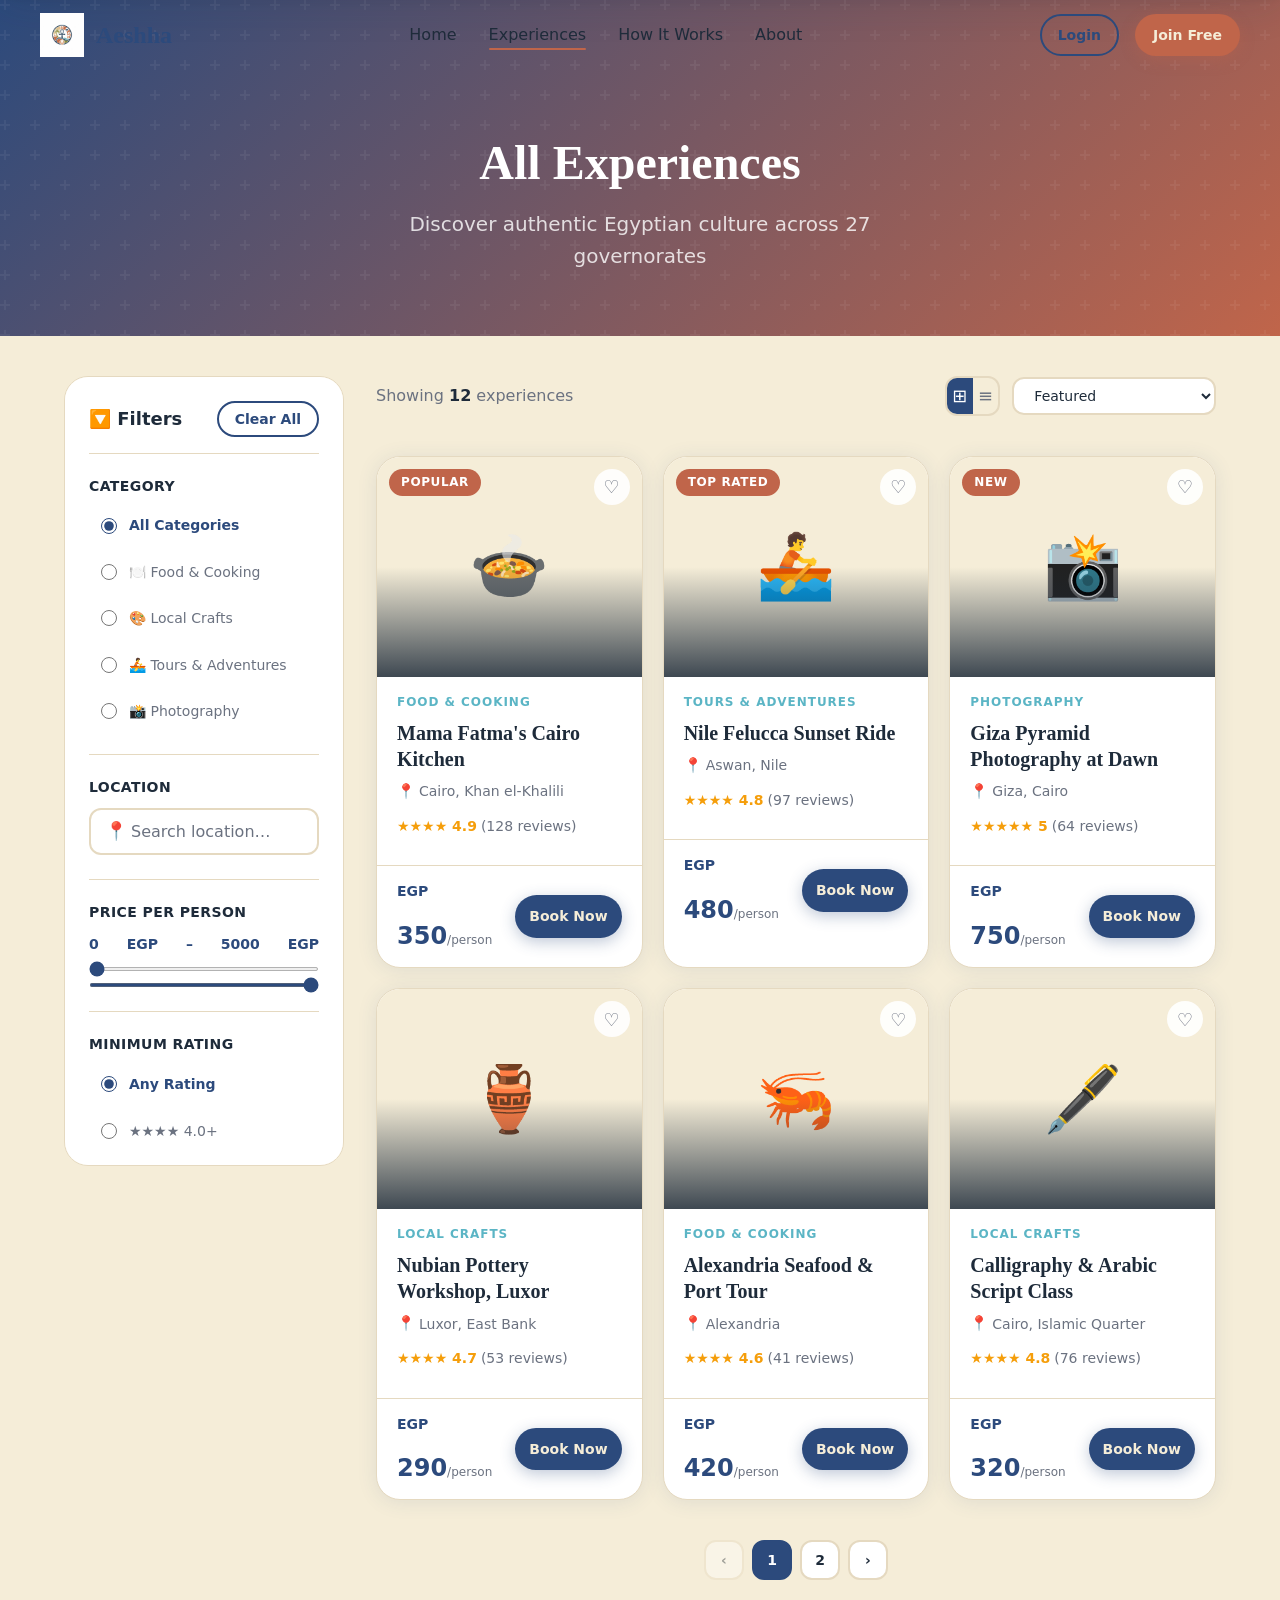
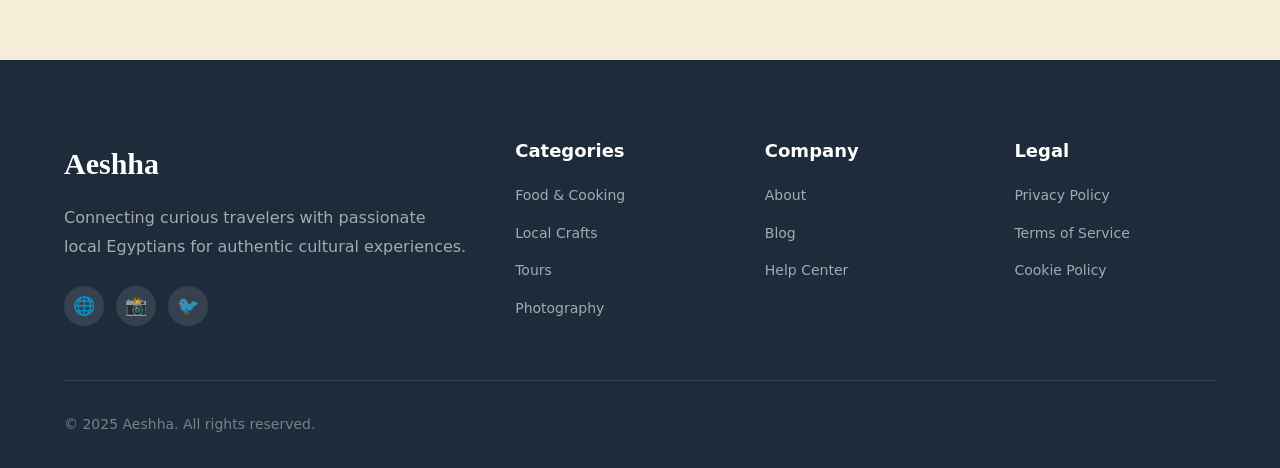
<file: experiences.html>
<!DOCTYPE html>
<html lang="en">

<head>
    <meta charset="UTF-8" />
    <meta name="viewport" content="width=device-width, initial-scale=1.0" />
    <title>Experiences – Aeshha</title>
    <meta name="description"
        content="Browse all authentic Egyptian experiences. Filter by category, location, price and more." />
    <link rel="icon" type="image/png" href="img/logo.png" />
    <link rel="stylesheet" href="css/root.css" />
    <link rel="stylesheet" href="css/experiences.css" />
</head>

<body>

    <!-- NAVBAR -->
    <nav class="navbar scrolled" id="navbar">
        <div class="navbar-inner">
            <a href="index.html" class="logo">
                <img src="img/logo.png" alt="Aeshha Logo" />
                <span class="logo-text" style="color:var(--color-primary)">Aeshha</span>
            </a>
            <ul class="nav-menu">
                <li><a href="index.html" class="nav-link" style="color:var(--color-text)">Home</a></li>
                <li><a href="experiences.html" class="nav-link active" style="color:var(--color-text)">Experiences</a>
                </li>
                <li><a href="index.html#how-it-works" class="nav-link" style="color:var(--color-text)">How It Works</a>
                </li>
                <li><a href="index.html#about" class="nav-link" style="color:var(--color-text)">About</a></li>
            </ul>
            <div class="nav-actions">
                <a href="login.html" class="btn btn-outline btn-sm">Login</a>
                <a href="login.html#register" class="btn btn-secondary btn-sm">Join Free</a>
            </div>
            <button class="hamburger" id="hamburger" aria-label="Toggle menu">
                <span style="background:var(--color-text)"></span>
                <span style="background:var(--color-text)"></span>
                <span style="background:var(--color-text)"></span>
            </button>
        </div>
    </nav>

    <!-- Mobile Nav -->
    <div class="mobile-nav" id="mobile-nav">
        <a href="index.html" class="nav-link">Home</a>
        <a href="experiences.html" class="nav-link">Experiences</a>
        <a href="index.html#how-it-works" class="nav-link">How It Works</a>
        <a href="index.html#about" class="nav-link">About</a>
        <a href="login.html" class="btn btn-primary btn-block" style="margin-top:8px">Login / Register</a>
    </div>

    <!-- PAGE HERO -->
    <div class="page-hero">
        <div class="container">
            <h1 class="animate-fade-up">All Experiences</h1>
            <p class="animate-fade-up delay-1">Discover authentic Egyptian culture across 27 governorates</p>
        </div>
    </div>

    <!-- MAIN CONTENT -->
    <main class="exp-main">
        <div class="container">
            <div class="exp-layout">

                <!-- ===== SIDEBAR FILTERS ===== -->
                <aside class="filter-sidebar" id="filter-sidebar">
                    <div class="filter-header">
                        <h3>🔽 Filters</h3>
                        <button id="clear-filters" class="btn btn-sm btn-outline">Clear All</button>
                    </div>

                    <!-- Category -->
                    <div class="filter-group">
                        <h4 class="filter-title">Category</h4>
                        <div class="filter-options" id="filter-category">
                            <label class="filter-option">
                                <input type="radio" name="category" value="all" checked />
                                <span>All Categories</span>
                            </label>
                            <label class="filter-option">
                                <input type="radio" name="category" value="food" />
                                <span>🍽️ Food & Cooking</span>
                            </label>
                            <label class="filter-option">
                                <input type="radio" name="category" value="crafts" />
                                <span>🎨 Local Crafts</span>
                            </label>
                            <label class="filter-option">
                                <input type="radio" name="category" value="tours" />
                                <span>🚣 Tours & Adventures</span>
                            </label>
                            <label class="filter-option">
                                <input type="radio" name="category" value="photography" />
                                <span>📸 Photography</span>
                            </label>
                        </div>
                    </div>

                    <!-- Location -->
                    <div class="filter-group">
                        <h4 class="filter-title">Location</h4>
                        <div class="input-group">
                            <span class="input-icon">📍</span>
                            <input type="text" id="filter-location" class="form-control"
                                placeholder="Search location…" />
                        </div>
                    </div>

                    <!-- Price Range -->
                    <div class="filter-group">
                        <h4 class="filter-title">Price per Person</h4>
                        <div class="price-range-wrap">
                            <div class="price-display">
                                <span id="price-min-val">0</span> EGP
                                <span>–</span>
                                <span id="price-max-val">5000</span> EGP
                            </div>
                            <input type="range" id="filter-price-min" min="0" max="5000" value="0" step="50"
                                class="range-slider" />
                            <input type="range" id="filter-price-max" min="0" max="5000" value="5000" step="50"
                                class="range-slider" />
                        </div>
                    </div>

                    <!-- Rating -->
                    <div class="filter-group">
                        <h4 class="filter-title">Minimum Rating</h4>
                        <div class="filter-options" id="filter-rating">
                            <label class="filter-option">
                                <input type="radio" name="rating" value="0" checked />
                                <span>Any Rating</span>
                            </label>
                            <label class="filter-option">
                                <input type="radio" name="rating" value="4" />
                                <span>★★★★ 4.0+</span>
                            </label>
                            <label class="filter-option">
                                <input type="radio" name="rating" value="4.5" />
                                <span>★★★★★ 4.5+</span>
                            </label>
                        </div>
                    </div>

                    <!-- Duration -->
                    <div class="filter-group">
                        <h4 class="filter-title">Duration</h4>
                        <div class="filter-options" id="filter-duration">
                            <label class="filter-option">
                                <input type="radio" name="duration" value="all" checked />
                                <span>Any Duration</span>
                            </label>
                            <label class="filter-option">
                                <input type="radio" name="duration" value="half" />
                                <span>Half Day (≤4h)</span>
                            </label>
                            <label class="filter-option">
                                <input type="radio" name="duration" value="full" />
                                <span>Full Day (4–8h)</span>
                            </label>
                            <label class="filter-option">
                                <input type="radio" name="duration" value="multi" />
                                <span>Multi Day (8h+)</span>
                            </label>
                        </div>
                    </div>

                    <button class="btn btn-primary btn-block" id="apply-filters">Apply Filters</button>
                </aside>

                <!-- ===== EXPERIENCES CONTENT ===== -->
                <div class="exp-content">

                    <!-- Toolbar -->
                    <div class="exp-toolbar">
                        <div class="exp-count">
                            Showing <strong id="exp-count">0</strong> experiences
                        </div>
                        <div class="toolbar-right">
                            <div class="view-toggles">
                                <button class="view-btn active" id="view-grid" title="Grid view">⊞</button>
                                <button class="view-btn" id="view-list" title="List view">≡</button>
                            </div>
                            <select class="form-control sort-select" id="sort-select">
                                <option value="featured">Featured</option>
                                <option value="price-asc">Price: Low to High</option>
                                <option value="price-desc">Price: High to Low</option>
                                <option value="rating">Highest Rated</option>
                                <option value="newest">Newest</option>
                            </select>
                        </div>
                    </div>

                    <!-- Active filter chips -->
                    <div class="active-filters" id="active-filters"></div>

                    <!-- Cards Grid -->
                    <div class="experiences-grid" id="all-experiences">
                        <!-- Injected by JS -->
                    </div>

                    <!-- Empty state -->
                    <div class="empty-state hidden" id="empty-state">
                        <span class="empty-icon">🔍</span>
                        <h3>No experiences found</h3>
                        <p>Try adjusting your filters.</p>
                        <button class="btn btn-outline" onclick="document.getElementById('clear-filters').click()">Clear
                            Filters</button>
                    </div>

                    <!-- Pagination -->
                    <div class="pagination" id="pagination"></div>
                </div>

            </div>
        </div>
    </main>

    <!-- Mobile Filter Toggle -->
    <button class="mobile-filter-btn" id="mobile-filter-btn">
        🔽 Filters
    </button>

    <!-- FOOTER -->
    <footer class="footer">
        <div class="container">
            <div class="footer-grid">
                <div class="footer-brand">
                    <div class="logo-text">Aeshha</div>
                    <p>Connecting curious travelers with passionate local Egyptians for authentic cultural experiences.
                    </p>
                    <div class="footer-social">
                        <a href="#" aria-label="Facebook">🌐</a>
                        <a href="#" aria-label="Instagram">📸</a>
                        <a href="#" aria-label="Twitter">🐦</a>
                    </div>
                </div>
                <div class="footer-col">
                    <h4>Categories</h4>
                    <ul>
                        <li><a href="experiences.html?category=food">Food & Cooking</a></li>
                        <li><a href="experiences.html?category=crafts">Local Crafts</a></li>
                        <li><a href="experiences.html?category=tours">Tours</a></li>
                        <li><a href="experiences.html?category=photography">Photography</a></li>
                    </ul>
                </div>
                <div class="footer-col">
                    <h4>Company</h4>
                    <ul>
                        <li><a href="index.html#about">About</a></li>
                        <li><a href="#">Blog</a></li>
                        <li><a href="#">Help Center</a></li>
                    </ul>
                </div>
                <div class="footer-col">
                    <h4>Legal</h4>
                    <ul>
                        <li><a href="#">Privacy Policy</a></li>
                        <li><a href="#">Terms of Service</a></li>
                        <li><a href="#">Cookie Policy</a></li>
                    </ul>
                </div>
            </div>
            <div class="footer-bottom">
                <span>© 2025 Aeshha. All rights reserved.</span>
            </div>
        </div>
    </footer>

    <button class="scroll-top" id="scroll-top" aria-label="Scroll to top">↑</button>
    <div class="toast-container" id="toast-container"></div>

    <script src="js/main.js"></script>
</body>

</html>
</file>
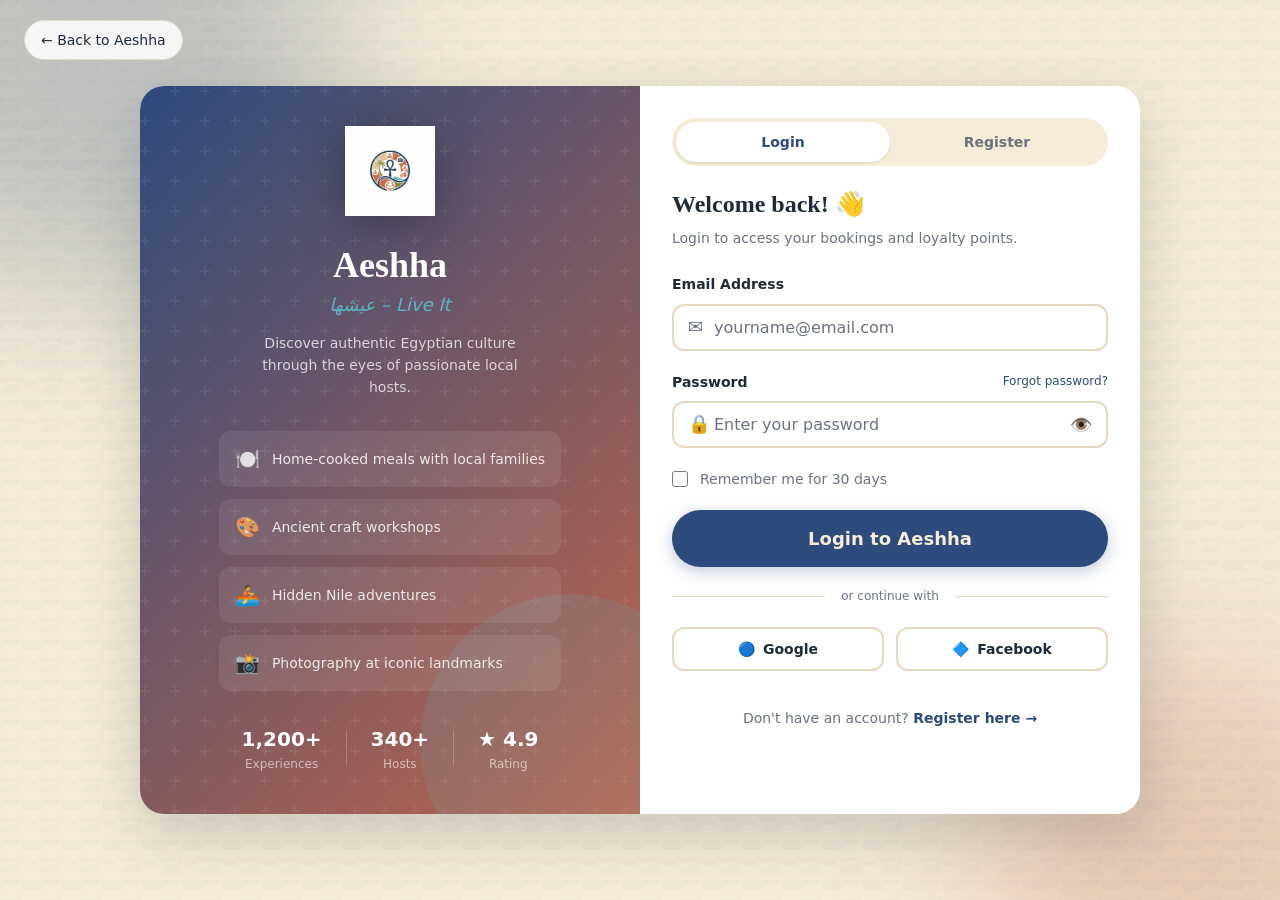
<file: login.html>
<!DOCTYPE html>
<html lang="en">

<head>
    <meta charset="UTF-8" />
    <meta name="viewport" content="width=device-width, initial-scale=1.0" />
    <title>Login – Aeshha</title>
    <meta name="description" content="Login or register to Aeshha – the authentic Egyptian experiences platform." />
    <link rel="icon" type="image/png" href="img/logo.png" />
    <link rel="stylesheet" href="css/root.css" />
    <link rel="stylesheet" href="css/login.css" />
</head>

<body class="login-page">

    <!-- Decorative Background -->
    <div class="login-bg">
        <div class="bg-orb orb-1"></div>
        <div class="bg-orb orb-2"></div>
        <div class="bg-orb orb-3"></div>
        <div class="bg-pattern"></div>
    </div>

    <!-- Back Link -->
    <a href="index.html" class="back-link">← Back to Aeshha</a>

    <div class="login-container">

        <!-- Brand Panel -->
        <div class="login-brand">
            <div class="brand-content">
                <a href="index.html" class="brand-logo">
                    <img src="img/logo.png" alt="Aeshha" class="brand-logo-img animate-float" />
                </a>
                <h1 class="brand-title">Aeshha</h1>
                <p class="brand-tagline">عيشها – Live It</p>
                <p class="brand-desc">Discover authentic Egyptian culture through the eyes of passionate local hosts.
                </p>

                <div class="brand-features">
                    <div class="brand-feature">
                        <span class="bf-icon">🍽️</span>
                        <span>Home-cooked meals with local families</span>
                    </div>
                    <div class="brand-feature">
                        <span class="bf-icon">🎨</span>
                        <span>Ancient craft workshops</span>
                    </div>
                    <div class="brand-feature">
                        <span class="bf-icon">🚣</span>
                        <span>Hidden Nile adventures</span>
                    </div>
                    <div class="brand-feature">
                        <span class="bf-icon">📸</span>
                        <span>Photography at iconic landmarks</span>
                    </div>
                </div>

                <div class="brand-stats">
                    <div class="bs-item">
                        <strong>1,200+</strong><span>Experiences</span>
                    </div>
                    <div class="bs-divider"></div>
                    <div class="bs-item">
                        <strong>340+</strong><span>Hosts</span>
                    </div>
                    <div class="bs-divider"></div>
                    <div class="bs-item">
                        <strong>★ 4.9</strong><span>Rating</span>
                    </div>
                </div>
            </div>
        </div>

        <!-- Form Panel -->
        <div class="login-form-panel">
            <!-- Tabs -->
            <div class="auth-tabs">
                <button class="auth-tab active" id="tab-login" data-tab="login">Login</button>
                <button class="auth-tab" id="tab-register" data-tab="register">Register</button>
            </div>

            <!-- ===== LOGIN FORM ===== -->
            <div class="auth-form" id="form-login">
                <div class="form-header">
                    <h2>Welcome back! 👋</h2>
                    <p>Login to access your bookings and loyalty points.</p>
                </div>

                <form id="login-form" novalidate>
                    <div class="form-group">
                        <label class="form-label" for="login-email">Email Address</label>
                        <div class="input-group">
                            <span class="input-icon">✉️</span>
                            <input type="email" id="login-email" class="form-control" placeholder="yourname@email.com"
                                required autocomplete="email" />
                        </div>
                    </div>

                    <div class="form-group">
                        <label class="form-label" for="login-password">
                            Password
                            <a href="#" class="forgot-link">Forgot password?</a>
                        </label>
                        <div class="input-group">
                            <span class="input-icon">🔒</span>
                            <input type="password" id="login-password" class="form-control"
                                placeholder="Enter your password" required autocomplete="current-password" />
                            <button type="button" class="input-icon-right toggle-pw" data-target="login-password"
                                aria-label="Toggle password">👁️</button>
                        </div>
                    </div>

                    <div class="form-check">
                        <label class="check-label">
                            <input type="checkbox" id="remember-me" />
                            <span class="checkmark"></span>
                            Remember me for 30 days
                        </label>
                    </div>

                    <button type="submit" class="btn btn-primary btn-block btn-lg" id="login-btn">
                        Login to Aeshha
                    </button>

                    <div class="divider"><span>or continue with</span></div>

                    <div class="social-buttons">
                        <button type="button" class="btn btn-social" id="google-login">
                            <span>🔵</span> Google
                        </button>
                        <button type="button" class="btn btn-social" id="facebook-login">
                            <span>🔷</span> Facebook
                        </button>
                    </div>
                </form>

                <p class="switch-msg">
                    Don't have an account?
                    <button class="switch-btn" data-switch="register">Register here →</button>
                </p>
            </div>

            <!-- ===== REGISTER FORM ===== -->
            <div class="auth-form hidden" id="form-register">
                <div class="form-header">
                    <h2>Join Aeshha ✨</h2>
                    <p>Create your account and start exploring authentic Egypt.</p>
                </div>

                <!-- Role Selector -->
                <div class="role-selector" id="role-selector">
                    <button type="button" class="role-btn active" data-role="traveler">
                        <span class="role-icon">🧳</span>
                        <span class="role-label">Traveler</span>
                        <span class="role-desc">Explore experiences</span>
                    </button>
                    <button type="button" class="role-btn" data-role="host">
                        <span class="role-icon">🏠</span>
                        <span class="role-label">Local Host</span>
                        <span class="role-desc">Share your culture</span>
                    </button>
                </div>

                <form id="register-form" novalidate>
                    <div class="grid-2" style="gap:var(--space-4)">
                        <div class="form-group">
                            <label class="form-label" for="reg-firstname">First Name</label>
                            <div class="input-group">
                                <span class="input-icon">👤</span>
                                <input type="text" id="reg-firstname" class="form-control" placeholder="Ahmed"
                                    required />
                            </div>
                        </div>
                        <div class="form-group">
                            <label class="form-label" for="reg-lastname">Last Name</label>
                            <div class="input-group">
                                <span class="input-icon">👤</span>
                                <input type="text" id="reg-lastname" class="form-control" placeholder="Hassan"
                                    required />
                            </div>
                        </div>
                    </div>

                    <div class="form-group">
                        <label class="form-label" for="reg-email">Email Address</label>
                        <div class="input-group">
                            <span class="input-icon">✉️</span>
                            <input type="email" id="reg-email" class="form-control" placeholder="yourname@email.com"
                                required />
                        </div>
                    </div>

                    <div class="form-group">
                        <label class="form-label" for="reg-phone">Phone Number</label>
                        <div class="input-group">
                            <span class="input-icon">📱</span>
                            <input type="tel" id="reg-phone" class="form-control" placeholder="+20 10X XXX XXXX" />
                        </div>
                    </div>

                    <div class="form-group">
                        <label class="form-label" for="reg-password">Password</label>
                        <div class="input-group">
                            <span class="input-icon">🔒</span>
                            <input type="password" id="reg-password" class="form-control"
                                placeholder="Min. 8 characters" required />
                            <button type="button" class="input-icon-right toggle-pw" data-target="reg-password"
                                aria-label="Toggle password">👁️</button>
                        </div>
                        <div class="password-strength" id="pw-strength">
                            <div class="strength-bar">
                                <div class="strength-fill" id="strength-fill"></div>
                            </div>
                            <span class="strength-label" id="strength-label">Enter a password</span>
                        </div>
                    </div>

                    <div class="form-group">
                        <label class="form-label" for="reg-confirm">Confirm Password</label>
                        <div class="input-group">
                            <span class="input-icon">🔒</span>
                            <input type="password" id="reg-confirm" class="form-control" placeholder="Repeat password"
                                required />
                            <button type="button" class="input-icon-right toggle-pw" data-target="reg-confirm"
                                aria-label="Toggle password">👁️</button>
                        </div>
                    </div>

                    <div class="form-group host-field hidden" id="host-city-group">
                        <label class="form-label" for="reg-city">Your City / Governorate</label>
                        <div class="input-group">
                            <span class="input-icon">📍</span>
                            <select id="reg-city" class="form-control">
                                <option value="">Select your city…</option>
                                <option>Cairo</option>
                                <option>Alexandria</option>
                                <option>Luxor</option>
                                <option>Aswan</option>
                                <option>Hurghada</option>
                                <option>Sharm El-Sheikh</option>
                                <option>Giza</option>
                                <option>Suez</option>
                                <option>Siwa</option>
                                <option>Dahab</option>
                            </select>
                        </div>
                    </div>

                    <div class="form-check">
                        <label class="check-label">
                            <input type="checkbox" id="agree-terms" required />
                            <span class="checkmark"></span>
                            I agree to the <a href="#">Terms of Service</a> and <a href="#">Privacy Policy</a>
                        </label>
                    </div>

                    <button type="submit" class="btn btn-secondary btn-block btn-lg" id="register-btn">
                        Create My Account
                    </button>

                    <div class="divider"><span>or</span></div>

                    <div class="social-buttons">
                        <button type="button" class="btn btn-social">
                            <span>🔵</span> Sign up with Google
                        </button>
                    </div>
                </form>

                <p class="switch-msg">
                    Already have an account?
                    <button class="switch-btn" data-switch="login">Login here →</button>
                </p>
            </div>

        </div><!-- /form-panel -->
    </div><!-- /container -->

    <!-- Toast -->
    <div class="toast-container" id="toast-container"></div>

    <script src="js/main.js"></script>
</body>

</html>
</file>
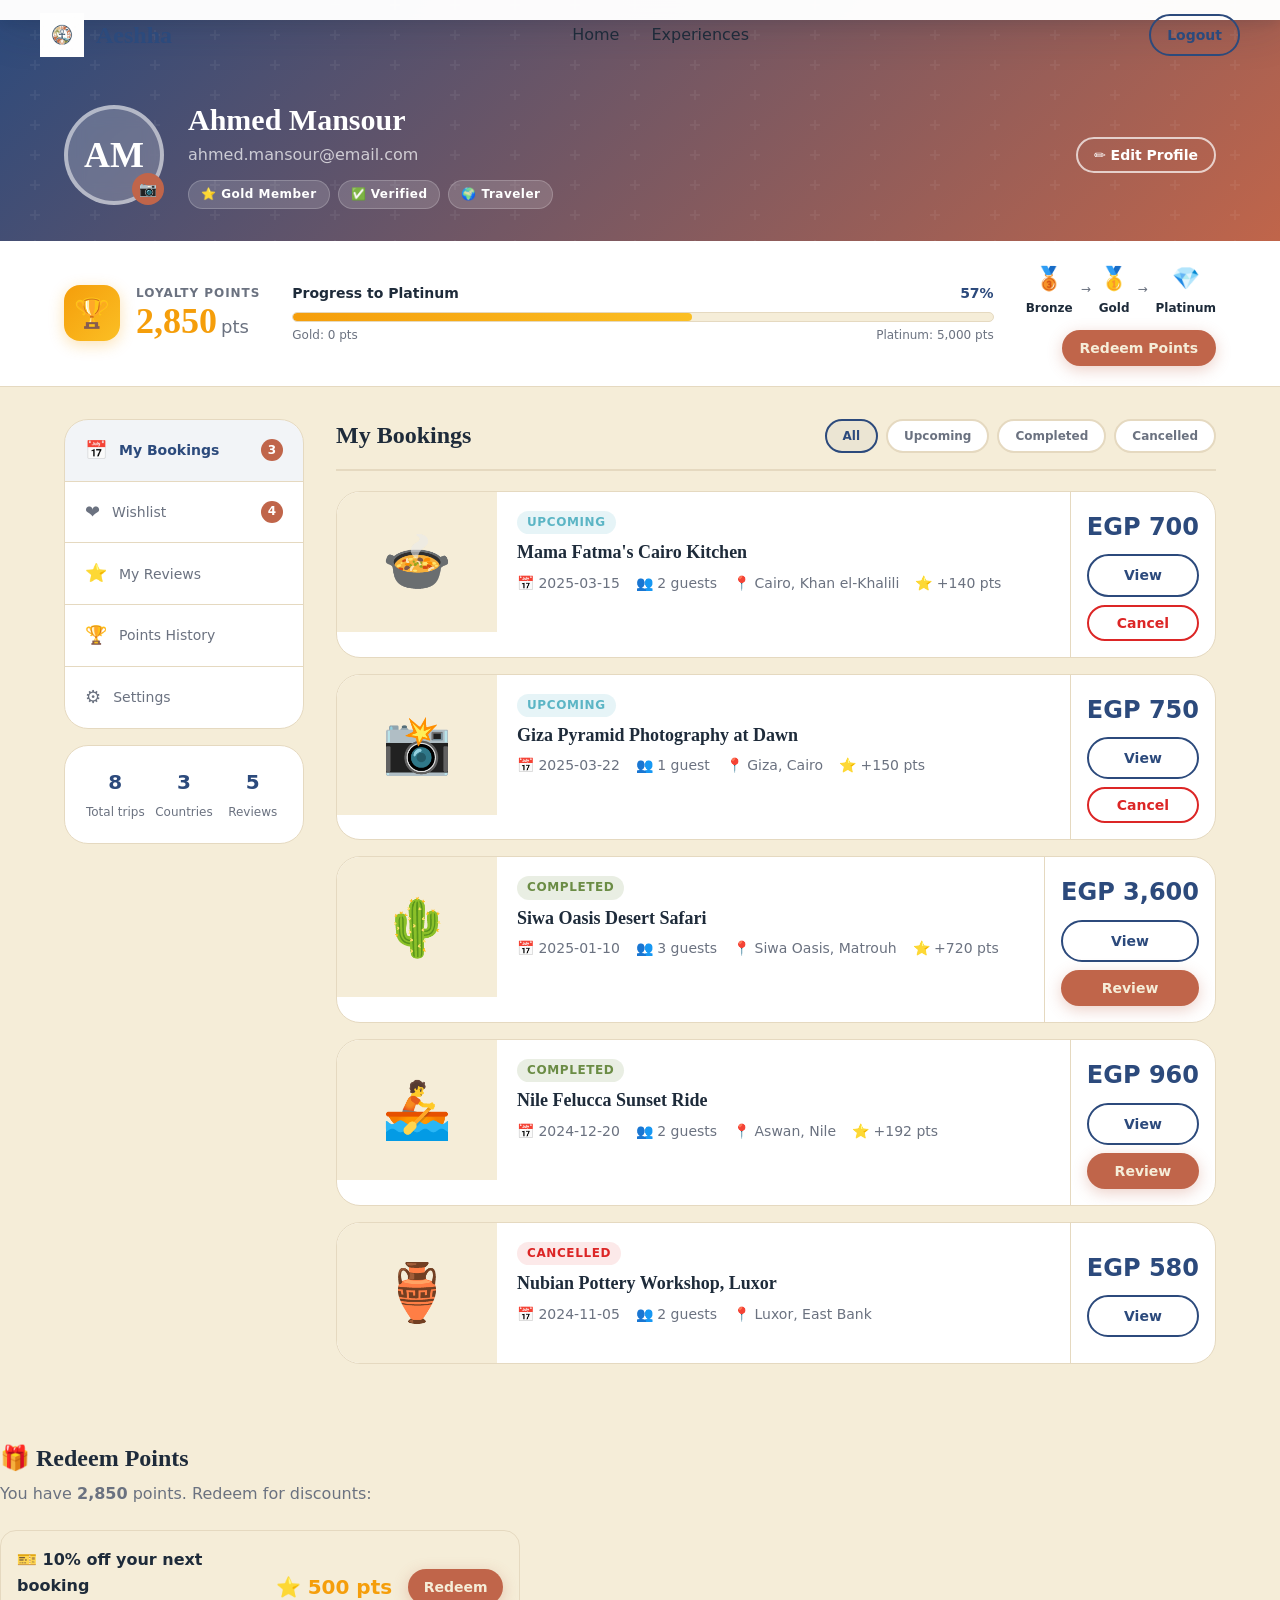
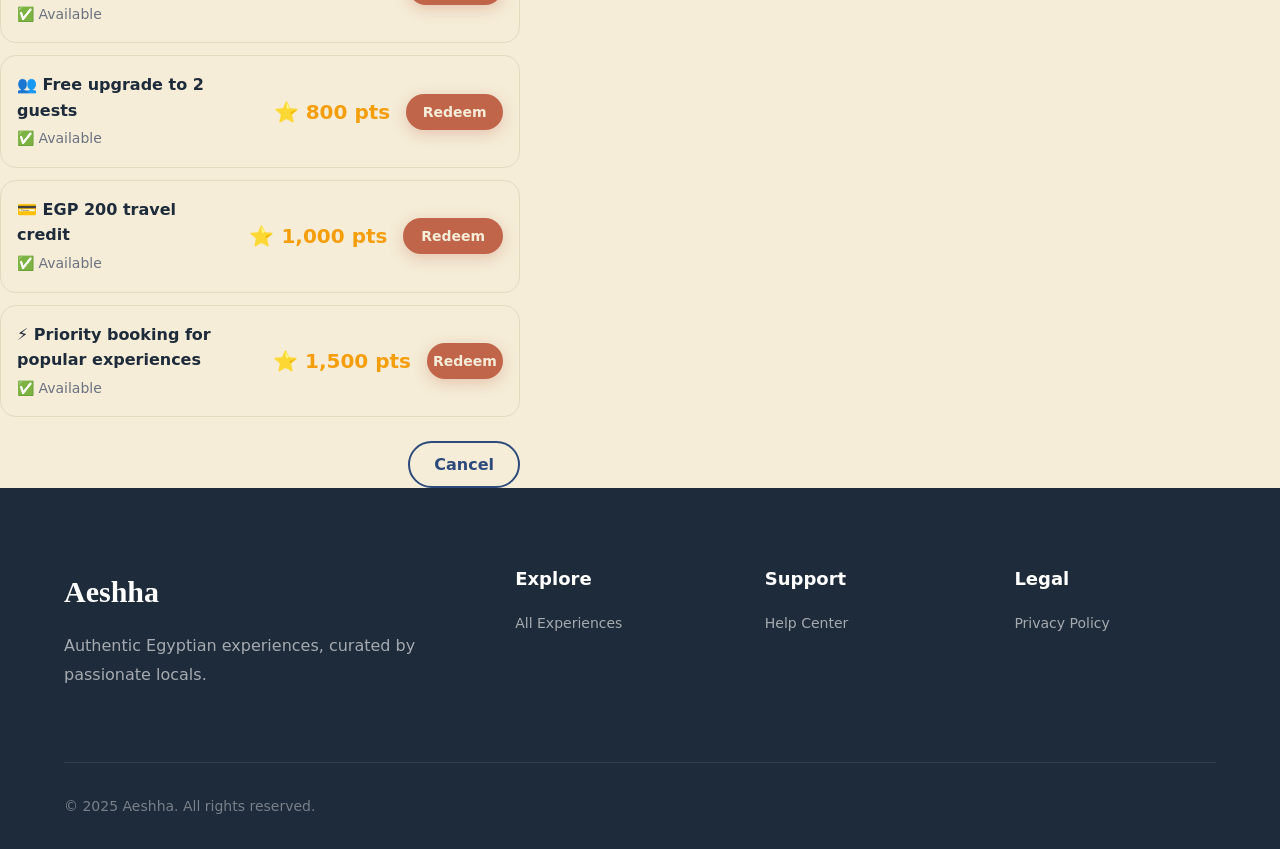
<file: profile.html>
<!DOCTYPE html>
<html lang="en">

<head>
    <meta charset="UTF-8" />
    <meta name="viewport" content="width=device-width, initial-scale=1.0" />
    <title>My Profile – Aeshha</title>
    <meta name="description" content="View your bookings, loyalty points, wishlist, and manage your Aeshha profile." />
    <link rel="icon" type="image/png" href="img/logo.png" />
    <link rel="stylesheet" href="css/root.css" />
    <link rel="stylesheet" href="css/profile.css" />
</head>

<body>

    <!-- NAVBAR -->
    <nav class="navbar scrolled" id="navbar">
        <div class="navbar-inner">
            <a href="index.html" class="logo">
                <img src="img/logo.png" alt="Aeshha Logo" />
                <span class="logo-text" style="color:var(--color-primary)">Aeshha</span>
            </a>
            <ul class="nav-menu">
                <li><a href="index.html" class="nav-link" style="color:var(--color-text)">Home</a></li>
                <li><a href="experiences.html" class="nav-link" style="color:var(--color-text)">Experiences</a></li>
            </ul>
            <div class="nav-actions">
                <a href="login.html" class="btn btn-outline btn-sm" id="logout-btn">Logout</a>
            </div>
            <button class="hamburger" id="hamburger" aria-label="Toggle menu">
                <span style="background:var(--color-text)"></span>
                <span style="background:var(--color-text)"></span>
                <span style="background:var(--color-text)"></span>
            </button>
        </div>
    </nav>

    <!-- Mobile Nav -->
    <div class="mobile-nav" id="mobile-nav">
        <a href="index.html" class="nav-link">Home</a>
        <a href="experiences.html" class="nav-link">Experiences</a>
        <a href="login.html" class="btn btn-outline btn-block" style="margin-top:8px">Logout</a>
    </div>

    <!-- PROFILE HERO -->
    <div class="profile-hero">
        <div class="container">
            <div class="profile-hero-content">
                <div class="profile-avatar-wrap">
                    <div class="profile-avatar" id="profile-avatar">AM</div>
                    <button class="avatar-edit-btn" aria-label="Change photo">📷</button>
                </div>
                <div class="profile-hero-info">
                    <h1 class="profile-name" id="profile-name">Ahmed Mansour</h1>
                    <p class="profile-email" id="profile-email">ahmed.mansour@email.com</p>
                    <div class="profile-badges">
                        <span class="badge badge-gold">⭐ Gold Member</span>
                        <span class="badge badge-accent">✅ Verified</span>
                        <span class="badge badge-green">🌍 Traveler</span>
                    </div>
                </div>
                <div class="profile-hero-actions">
                    <button class="btn btn-outline-white btn-sm" id="edit-profile-btn">✏️ Edit Profile</button>
                </div>
            </div>
        </div>
    </div>

    <!-- LOYALTY POINTS BANNER -->
    <div class="loyalty-banner">
        <div class="container">
            <div class="loyalty-card">
                <div class="loyalty-left">
                    <div class="loyalty-icon">🏆</div>
                    <div class="loyalty-info">
                        <span class="loyalty-label">Loyalty Points</span>
                        <div class="loyalty-points" id="loyalty-points">
                            <span class="points-num" data-count="2850">0</span>
                            <span class="points-unit">pts</span>
                        </div>
                    </div>
                </div>

                <div class="loyalty-progress">
                    <div class="progress-header">
                        <span class="progress-label">Progress to Platinum</span>
                        <span class="progress-pct" id="progress-pct">57%</span>
                    </div>
                    <div class="progress-track">
                        <div class="progress-fill" id="progress-fill" style="width:0%"></div>
                    </div>
                    <div class="progress-legend">
                        <span>Gold: 0 pts</span>
                        <span>Platinum: 5,000 pts</span>
                    </div>
                </div>

                <div class="loyalty-right">
                    <div class="tier-levels">
                        <div class="tier-item done">
                            <span class="tier-icon">🥉</span>
                            <span>Bronze</span>
                        </div>
                        <div class="tier-arrow">→</div>
                        <div class="tier-item done">
                            <span class="tier-icon">🥇</span>
                            <span>Gold</span>
                        </div>
                        <div class="tier-arrow">→</div>
                        <div class="tier-item current">
                            <span class="tier-icon">💎</span>
                            <span>Platinum</span>
                        </div>
                    </div>
                    <button class="btn btn-secondary btn-sm" id="redeem-btn">Redeem Points</button>
                </div>
            </div>
        </div>
    </div>

    <!-- MAIN CONTENT -->
    <main class="profile-main">
        <div class="container">
            <div class="profile-layout">

                <!-- SIDEBAR NAV -->
                <aside class="profile-sidebar">
                    <nav class="profile-nav">
                        <a href="#bookings" class="profile-nav-item active" data-tab="bookings">
                            <span class="nav-icon">📅</span> My Bookings
                            <span class="nav-badge" id="bookings-count">3</span>
                        </a>
                        <a href="#wishlist" class="profile-nav-item" data-tab="wishlist">
                            <span class="nav-icon">❤️</span> Wishlist
                            <span class="nav-badge" id="wishlist-count">4</span>
                        </a>
                        <a href="#reviews" class="profile-nav-item" data-tab="reviews">
                            <span class="nav-icon">⭐</span> My Reviews
                        </a>
                        <a href="#points" class="profile-nav-item" data-tab="points">
                            <span class="nav-icon">🏆</span> Points History
                        </a>
                        <a href="#settings" class="profile-nav-item" data-tab="settings">
                            <span class="nav-icon">⚙️</span> Settings
                        </a>
                    </nav>

                    <!-- Mini Stats -->
                    <div class="profile-mini-stats">
                        <div class="mini-stat">
                            <strong id="stat-total-bookings">8</strong>
                            <span>Total trips</span>
                        </div>
                        <div class="mini-stat">
                            <strong id="stat-countries">3</strong>
                            <span>Countries</span>
                        </div>
                        <div class="mini-stat">
                            <strong id="stat-reviews">5</strong>
                            <span>Reviews</span>
                        </div>
                    </div>
                </aside>

                <!-- MAIN TABS CONTENT -->
                <div class="profile-content">

                    <!-- ===== BOOKINGS TAB ===== -->
                    <div class="tab-pane active" id="tab-bookings">
                        <div class="tab-header">
                            <h2>My Bookings</h2>
                            <div class="booking-filter-btns">
                                <button class="filter-pill active" data-filter="all">All</button>
                                <button class="filter-pill" data-filter="upcoming">Upcoming</button>
                                <button class="filter-pill" data-filter="completed">Completed</button>
                                <button class="filter-pill" data-filter="cancelled">Cancelled</button>
                            </div>
                        </div>

                        <div class="bookings-list" id="bookings-list">
                            <!-- Injected by JS -->
                        </div>
                    </div>

                    <!-- ===== WISHLIST TAB ===== -->
                    <div class="tab-pane hidden" id="tab-wishlist">
                        <div class="tab-header">
                            <h2>❤️ My Wishlist</h2>
                            <p class="tab-desc">Experiences you've saved for later</p>
                        </div>
                        <div class="experiences-grid" id="wishlist-grid">
                            <!-- Injected by JS -->
                        </div>
                    </div>

                    <!-- ===== REVIEWS TAB ===== -->
                    <div class="tab-pane hidden" id="tab-reviews">
                        <div class="tab-header">
                            <h2>⭐ My Reviews</h2>
                            <p class="tab-desc">Share your feedback with the community</p>
                        </div>
                        <div class="reviews-list" id="my-reviews-list">
                            <!-- Injected by JS -->
                        </div>
                    </div>

                    <!-- ===== POINTS HISTORY TAB ===== -->
                    <div class="tab-pane hidden" id="tab-points">
                        <div class="tab-header">
                            <h2>🏆 Points History</h2>
                        </div>

                        <!-- Points Summary Cards -->
                        <div class="points-cards">
                            <div class="points-summary-card earned">
                                <span class="psc-icon">📈</span>
                                <div>
                                    <strong id="total-earned">3,450</strong>
                                    <span>Total Earned</span>
                                </div>
                            </div>
                            <div class="points-summary-card redeemed">
                                <span class="psc-icon">🎁</span>
                                <div>
                                    <strong id="total-redeemed">600</strong>
                                    <span>Redeemed</span>
                                </div>
                            </div>
                            <div class="points-summary-card balance">
                                <span class="psc-icon">💎</span>
                                <div>
                                    <strong id="points-balance">2,850</strong>
                                    <span>Balance</span>
                                </div>
                            </div>
                        </div>

                        <!-- Points Transactions -->
                        <div class="points-history-list" id="points-history-list">
                            <!-- Injected by JS -->
                        </div>
                    </div>

                    <!-- ===== SETTINGS TAB ===== -->
                    <div class="tab-pane hidden" id="tab-settings">
                        <div class="tab-header">
                            <h2>⚙️ Account Settings</h2>
                        </div>

                        <div class="settings-sections">

                            <!-- Personal Info -->
                            <div class="settings-card">
                                <h3>Personal Information</h3>
                                <form id="settings-form" class="settings-form">
                                    <div class="grid-2" style="gap:var(--space-4)">
                                        <div class="form-group">
                                            <label class="form-label">First Name</label>
                                            <input type="text" class="form-control" value="Ahmed"
                                                id="settings-firstname" />
                                        </div>
                                        <div class="form-group">
                                            <label class="form-label">Last Name</label>
                                            <input type="text" class="form-control" value="Mansour"
                                                id="settings-lastname" />
                                        </div>
                                    </div>
                                    <div class="form-group">
                                        <label class="form-label">Email</label>
                                        <input type="email" class="form-control" value="ahmed.mansour@email.com"
                                            id="settings-email" />
                                    </div>
                                    <div class="form-group">
                                        <label class="form-label">Phone</label>
                                        <input type="tel" class="form-control" value="+20 100 123 4567"
                                            id="settings-phone" />
                                    </div>
                                    <div class="form-group">
                                        <label class="form-label">Bio (Optional)</label>
                                        <textarea class="form-control" rows="3" id="settings-bio"
                                            placeholder="Tell hosts a bit about yourself…"></textarea>
                                    </div>
                                    <button type="submit" class="btn btn-primary">Save Changes</button>
                                </form>
                            </div>

                            <!-- Password -->
                            <div class="settings-card">
                                <h3>Change Password</h3>
                                <form id="pw-change-form" class="settings-form">
                                    <div class="form-group">
                                        <label class="form-label">Current Password</label>
                                        <div class="input-group">
                                            <span class="input-icon">🔒</span>
                                            <input type="password" class="form-control" placeholder="Current password"
                                                id="current-pw" />
                                            <button type="button" class="input-icon-right toggle-pw"
                                                data-target="current-pw">👁️</button>
                                        </div>
                                    </div>
                                    <div class="form-group">
                                        <label class="form-label">New Password</label>
                                        <div class="input-group">
                                            <span class="input-icon">🔑</span>
                                            <input type="password" class="form-control" placeholder="New password"
                                                id="new-pw" />
                                            <button type="button" class="input-icon-right toggle-pw"
                                                data-target="new-pw">👁️</button>
                                        </div>
                                    </div>
                                    <button type="submit" class="btn btn-outline">Update Password</button>
                                </form>
                            </div>

                            <!-- Notifications -->
                            <div class="settings-card">
                                <h3>Notifications</h3>
                                <div class="toggle-list">
                                    <div class="toggle-item">
                                        <div>
                                            <strong>Booking confirmations</strong>
                                            <p>Receive email when booking is confirmed</p>
                                        </div>
                                        <label class="toggle-switch">
                                            <input type="checkbox" checked id="notif-bookings" />
                                            <span class="toggle-slider"></span>
                                        </label>
                                    </div>
                                    <div class="toggle-item">
                                        <div>
                                            <strong>Loyalty points updates</strong>
                                            <p>Get notified when you earn or redeem points</p>
                                        </div>
                                        <label class="toggle-switch">
                                            <input type="checkbox" checked id="notif-points" />
                                            <span class="toggle-slider"></span>
                                        </label>
                                    </div>
                                    <div class="toggle-item">
                                        <div>
                                            <strong>Promotional emails</strong>
                                            <p>Special offers and new experiences</p>
                                        </div>
                                        <label class="toggle-switch">
                                            <input type="checkbox" id="notif-promo" />
                                            <span class="toggle-slider"></span>
                                        </label>
                                    </div>
                                    <div class="toggle-item">
                                        <div>
                                            <strong>Host messages</strong>
                                            <p>Messages from your experience hosts</p>
                                        </div>
                                        <label class="toggle-switch">
                                            <input type="checkbox" checked id="notif-messages" />
                                            <span class="toggle-slider"></span>
                                        </label>
                                    </div>
                                </div>
                            </div>

                            <!-- Danger Zone -->
                            <div class="settings-card danger-card">
                                <h3>Danger Zone</h3>
                                <div class="danger-actions">
                                    <div class="danger-item">
                                        <div>
                                            <strong>Deactivate Account</strong>
                                            <p>Temporarily disable your account</p>
                                        </div>
                                        <button class="btn btn-sm"
                                            style="border:2px solid #dc2626;color:#dc2626;border-radius:var(--radius-full)">Deactivate</button>
                                    </div>
                                    <div class="danger-item">
                                        <div>
                                            <strong>Delete Account</strong>
                                            <p>Permanently delete your account and all data</p>
                                        </div>
                                        <button class="btn btn-sm"
                                            style="background:#dc2626;color:#fff;border-radius:var(--radius-full)">Delete</button>
                                    </div>
                                </div>
                            </div>

                        </div>
                    </div>

                </div><!-- /profile-content -->
            </div>
        </div>
    </main>

    <!-- Redeem Modal -->
    <div class="modal-overlay" id="redeem-modal">
        <div class="modal" style="text-align:left; max-width:520px">
            <h2 style="margin-bottom:var(--space-2)">🎁 Redeem Points</h2>
            <p style="color:var(--color-text-muted);margin-bottom:var(--space-6)">You have <strong
                    id="modal-points">2,850</strong> points. Redeem for discounts:</p>
            <div class="redeem-options" id="redeem-options">
                <!-- Injected by JS -->
            </div>
            <div style="text-align:right;margin-top:var(--space-6)">
                <button class="btn btn-outline" id="redeem-modal-close">Cancel</button>
            </div>
        </div>
    </div>

    <!-- FOOTER -->
    <footer class="footer">
        <div class="container">
            <div class="footer-grid">
                <div class="footer-brand">
                    <div class="logo-text">Aeshha</div>
                    <p>Authentic Egyptian experiences, curated by passionate locals.</p>
                </div>
                <div class="footer-col">
                    <h4>Explore</h4>
                    <ul>
                        <li><a href="experiences.html">All Experiences</a></li>
                    </ul>
                </div>
                <div class="footer-col">
                    <h4>Support</h4>
                    <ul>
                        <li><a href="#">Help Center</a></li>
                    </ul>
                </div>
                <div class="footer-col">
                    <h4>Legal</h4>
                    <ul>
                        <li><a href="#">Privacy Policy</a></li>
                    </ul>
                </div>
            </div>
            <div class="footer-bottom">
                <span>© 2025 Aeshha. All rights reserved.</span>
            </div>
        </div>
    </footer>

    <button class="scroll-top" id="scroll-top" aria-label="Scroll to top">↑</button>
    <div class="toast-container" id="toast-container"></div>

    <script src="js/main.js"></script>
</body>

</html>
</file>
<file: css/root.css>
/* ============================================================
   AESHHA - Global Design System
   Extracted from Logo: Egyptian Tourism Platform
   ============================================================ */

/* ============================================================
   1. CSS VARIABLES (Design Tokens)
   ============================================================ */
:root {
    /* --- Color Palette (from logo) --- */
    --color-primary: #2C4A7C;
    /* Deep Navy Blue  – outer ring, ankh symbol */
    --color-secondary: #C0654A;
    /* Terracotta      – warm earthy background  */
    --color-accent: #5BB5C5;
    /* Turquoise       – Nile waves               */
    --color-green: #6B8C45;
    /* Olive Green     – palm tree               */
    --color-bg: #F5EDD8;
    /* Warm Beige      – main background         */
    --color-bg-white: #FFFFFF;
    --color-text: #1E2B3A;
    /* Dark Ink        – primary text            */
    --color-text-muted: #6B7280;
    /* Muted Gray      – secondary text          */
    --color-text-light: #F5EDD8;
    /* Light for dark backgrounds                */
    --color-border: #E5D9C0;
    /* Beige border                              */
    --color-card-bg: #FFFFFF;
    --color-overlay: rgba(44, 74, 124, 0.75);

    /* --- Gradients --- */
    --gradient-hero: linear-gradient(135deg, #2C4A7C 0%, #C0654A 100%);
    --gradient-card: linear-gradient(180deg, transparent 50%, rgba(30, 43, 58, 0.85) 100%);
    --gradient-accent: linear-gradient(135deg, #5BB5C5 0%, #2C4A7C 100%);

    /* --- Typography --- */
    --font-heading: 'Playfair Display', Georgia, serif;
    --font-body: 'Inter', system-ui, -apple-system, sans-serif;
    --font-arabic: 'Cairo', 'Tajawal', sans-serif;

    --text-xs: 0.75rem;
    /* 12px */
    --text-sm: 0.875rem;
    /* 14px */
    --text-base: 1rem;
    /* 16px */
    --text-lg: 1.125rem;
    /* 18px */
    --text-xl: 1.25rem;
    /* 20px */
    --text-2xl: 1.5rem;
    /* 24px */
    --text-3xl: 1.875rem;
    /* 30px */
    --text-4xl: 2.25rem;
    /* 36px */
    --text-5xl: 3rem;
    /* 48px */
    --text-6xl: 3.75rem;
    /* 60px */

    /* --- Spacing Scale --- */
    --space-1: 0.25rem;
    --space-2: 0.5rem;
    --space-3: 0.75rem;
    --space-4: 1rem;
    --space-5: 1.25rem;
    --space-6: 1.5rem;
    --space-8: 2rem;
    --space-10: 2.5rem;
    --space-12: 3rem;
    --space-16: 4rem;
    --space-20: 5rem;
    --space-24: 6rem;

    /* --- Border Radius --- */
    --radius-sm: 0.375rem;
    --radius-md: 0.75rem;
    --radius-lg: 1rem;
    --radius-xl: 1.5rem;
    --radius-full: 9999px;

    /* --- Shadows --- */
    --shadow-sm: 0 1px 3px rgba(30, 43, 58, 0.08), 0 1px 2px rgba(30, 43, 58, 0.06);
    --shadow-md: 0 4px 16px rgba(30, 43, 58, 0.12), 0 2px 6px rgba(30, 43, 58, 0.08);
    --shadow-lg: 0 10px 40px rgba(30, 43, 58, 0.15), 0 4px 12px rgba(30, 43, 58, 0.10);
    --shadow-xl: 0 20px 60px rgba(30, 43, 58, 0.20);
    --shadow-card: 0 2px 20px rgba(44, 74, 124, 0.10);

    /* --- Transitions --- */
    --transition-fast: all 0.15s ease;
    --transition-normal: all 0.3s ease;
    --transition-slow: all 0.5s ease;

    /* --- Layout --- */
    --container-max: 1200px;
    --navbar-height: 70px;
}

/* ============================================================
   2. CSS RESET
   ============================================================ */
*,
*::before,
*::after {
    box-sizing: border-box;
    margin: 0;
    padding: 0;
}

html {
    scroll-behavior: smooth;
    font-size: 16px;
    -webkit-text-size-adjust: 100%;
}

body {
    font-family: var(--font-body);
    font-size: var(--text-base);
    color: var(--color-text);
    background-color: var(--color-bg);
    line-height: 1.6;
    -webkit-font-smoothing: antialiased;
    -moz-osx-font-smoothing: grayscale;
}

img,
video,
svg {
    max-width: 100%;
    height: auto;
    display: block;
}

a {
    color: inherit;
    text-decoration: none;
}

ul,
ol {
    list-style: none;
}

button {
    cursor: pointer;
    border: none;
    background: none;
    font-family: inherit;
}

input,
textarea,
select {
    font-family: inherit;
    font-size: inherit;
}

h1,
h2,
h3,
h4,
h5,
h6 {
    font-family: var(--font-heading);
    line-height: 1.2;
    color: var(--color-text);
}

/* ============================================================
   3. GOOGLE FONTS IMPORT
   ============================================================ */
@import url('https://fonts.googleapis.com/css2?family=Playfair+Display:wght@400;500;600;700;800&family=Inter:wght@300;400;500;600;700&family=Cairo:wght@400;500;600;700&display=swap');

/* ============================================================
   4. LAYOUT UTILITIES
   ============================================================ */
.container {
    width: 100%;
    max-width: var(--container-max);
    margin: 0 auto;
    padding: 0 var(--space-6);
}

.section {
    padding: var(--space-20) 0;
}

.section-sm {
    padding: var(--space-12) 0;
}

.flex {
    display: flex;
}

.flex-center {
    display: flex;
    align-items: center;
    justify-content: center;
}

.flex-between {
    display: flex;
    align-items: center;
    justify-content: space-between;
}

.flex-col {
    display: flex;
    flex-direction: column;
}

.items-center {
    align-items: center;
}

.gap-2 {
    gap: var(--space-2);
}

.gap-4 {
    gap: var(--space-4);
}

.gap-6 {
    gap: var(--space-6);
}

.gap-8 {
    gap: var(--space-8);
}

.grid {
    display: grid;
}

.grid-2 {
    display: grid;
    grid-template-columns: repeat(2, 1fr);
    gap: var(--space-6);
}

.grid-3 {
    display: grid;
    grid-template-columns: repeat(3, 1fr);
    gap: var(--space-6);
}

.grid-4 {
    display: grid;
    grid-template-columns: repeat(4, 1fr);
    gap: var(--space-6);
}

.text-center {
    text-align: center;
}

.text-right {
    text-align: right;
}

/* ============================================================
   5. SECTION HEADINGS
   ============================================================ */
.section-tag {
    display: inline-block;
    font-size: var(--text-xs);
    font-weight: 600;
    letter-spacing: 0.15em;
    text-transform: uppercase;
    color: var(--color-secondary);
    margin-bottom: var(--space-3);
}

.section-title {
    font-size: var(--text-4xl);
    font-weight: 700;
    color: var(--color-text);
    margin-bottom: var(--space-4);
}

.section-subtitle {
    font-size: var(--text-lg);
    color: var(--color-text-muted);
    max-width: 600px;
    margin: 0 auto;
    line-height: 1.7;
}

/* ============================================================
   6. BUTTON SYSTEM
   ============================================================ */

/* Base Button */
.btn {
    display: inline-flex;
    align-items: center;
    justify-content: center;
    gap: var(--space-2);
    padding: var(--space-3) var(--space-6);
    font-size: var(--text-base);
    font-weight: 600;
    border-radius: var(--radius-full);
    transition: var(--transition-normal);
    cursor: pointer;
    border: 2px solid transparent;
    text-decoration: none;
    white-space: nowrap;
    position: relative;
    overflow: hidden;
}

.btn::after {
    content: '';
    position: absolute;
    inset: 0;
    background: rgba(255, 255, 255, 0.1);
    opacity: 0;
    transition: var(--transition-fast);
}

.btn:hover::after {
    opacity: 1;
}

/* Primary Button */
.btn-primary {
    background: var(--color-primary);
    color: var(--color-text-light);
    box-shadow: 0 4px 15px rgba(44, 74, 124, 0.3);
}

.btn-primary:hover {
    background: #1E3560;
    transform: translateY(-2px);
    box-shadow: 0 8px 25px rgba(44, 74, 124, 0.4);
}

/* Secondary Button */
.btn-secondary {
    background: var(--color-secondary);
    color: var(--color-text-light);
    box-shadow: 0 4px 15px rgba(192, 101, 74, 0.3);
}

.btn-secondary:hover {
    background: #A8553C;
    transform: translateY(-2px);
    box-shadow: 0 8px 25px rgba(192, 101, 74, 0.4);
}

/* Outline Button */
.btn-outline {
    background: transparent;
    color: var(--color-primary);
    border-color: var(--color-primary);
}

.btn-outline:hover {
    background: var(--color-primary);
    color: #fff;
    transform: translateY(-2px);
}

/* Outline White */
.btn-outline-white {
    background: transparent;
    color: #fff;
    border-color: rgba(255, 255, 255, 0.7);
}

.btn-outline-white:hover {
    background: rgba(255, 255, 255, 0.15);
    border-color: #fff;
}

/* Accent Button */
.btn-accent {
    background: var(--gradient-accent);
    color: #fff;
    box-shadow: 0 4px 15px rgba(91, 181, 197, 0.3);
}

.btn-accent:hover {
    transform: translateY(-2px);
    box-shadow: 0 8px 25px rgba(91, 181, 197, 0.4);
}

/* Button Sizes */
.btn-sm {
    padding: var(--space-2) var(--space-4);
    font-size: var(--text-sm);
}

.btn-lg {
    padding: var(--space-4) var(--space-8);
    font-size: var(--text-lg);
}

.btn-xl {
    padding: var(--space-5) var(--space-10);
    font-size: var(--text-xl);
}

/* Button Full Width */
.btn-block {
    width: 100%;
}

/* ============================================================
   7. CARD SYSTEM
   ============================================================ */

/* Base Card */
.card {
    background: var(--color-card-bg);
    border-radius: var(--radius-xl);
    box-shadow: var(--shadow-card);
    overflow: hidden;
    transition: var(--transition-normal);
    border: 1px solid var(--color-border);
}

.card:hover {
    transform: translateY(-6px);
    box-shadow: var(--shadow-lg);
}

/* Experience Card */
.experience-card {
    background: var(--color-card-bg);
    border-radius: var(--radius-xl);
    overflow: hidden;
    box-shadow: var(--shadow-card);
    transition: var(--transition-normal);
    cursor: pointer;
    border: 1px solid var(--color-border);
}

.experience-card:hover {
    transform: translateY(-8px);
    box-shadow: var(--shadow-lg);
}

.experience-card .card-image {
    position: relative;
    height: 220px;
    overflow: hidden;
}

.experience-card .card-image img {
    width: 100%;
    height: 100%;
    object-fit: cover;
    transition: var(--transition-slow);
}

.experience-card:hover .card-image img {
    transform: scale(1.08);
}

.experience-card .card-image .card-overlay {
    position: absolute;
    inset: 0;
    background: var(--gradient-card);
}

.experience-card .card-badge {
    position: absolute;
    top: var(--space-3);
    left: var(--space-3);
    background: var(--color-secondary);
    color: #fff;
    font-size: var(--text-xs);
    font-weight: 600;
    padding: var(--space-1) var(--space-3);
    border-radius: var(--radius-full);
    text-transform: uppercase;
    letter-spacing: 0.05em;
}

.experience-card .card-wishlist {
    position: absolute;
    top: var(--space-3);
    right: var(--space-3);
    width: 36px;
    height: 36px;
    border-radius: 50%;
    background: rgba(255, 255, 255, 0.9);
    display: flex;
    align-items: center;
    justify-content: center;
    cursor: pointer;
    transition: var(--transition-fast);
    border: none;
    color: var(--color-text-muted);
    font-size: var(--text-lg);
}

.experience-card .card-wishlist:hover,
.experience-card .card-wishlist.active {
    background: #fff;
    color: #e53e3e;
    transform: scale(1.1);
}

.experience-card .card-body {
    padding: var(--space-4) var(--space-5);
}

.experience-card .card-category {
    font-size: var(--text-xs);
    font-weight: 600;
    letter-spacing: 0.08em;
    text-transform: uppercase;
    color: var(--color-accent);
    margin-bottom: var(--space-2);
}

.experience-card .card-title {
    font-size: var(--text-xl);
    font-weight: 700;
    margin-bottom: var(--space-2);
    font-family: var(--font-heading);
    color: var(--color-text);
    line-height: 1.3;
}

.experience-card .card-meta {
    display: flex;
    align-items: center;
    gap: var(--space-1);
    font-size: var(--text-sm);
    color: var(--color-text-muted);
    margin-bottom: var(--space-3);
}

.experience-card .card-meta .icon {
    font-size: 0.9rem;
}

.experience-card .card-rating {
    display: flex;
    align-items: center;
    gap: var(--space-1);
    font-size: var(--text-sm);
    font-weight: 600;
    color: #f59e0b;
    margin-bottom: var(--space-3);
}

.experience-card .card-rating span {
    color: var(--color-text-muted);
    font-weight: 400;
}

.experience-card .card-footer {
    display: flex;
    align-items: center;
    justify-content: space-between;
    padding: var(--space-3) var(--space-5);
    border-top: 1px solid var(--color-border);
}

.experience-card .card-price {
    font-size: var(--text-2xl);
    font-weight: 800;
    color: var(--color-primary);
}

.experience-card .card-price sup {
    font-size: var(--text-sm);
    font-weight: 600;
}

.experience-card .card-price small {
    font-size: var(--text-xs);
    color: var(--color-text-muted);
    font-weight: 400;
}

/* ============================================================
   8. BADGE / TAG SYSTEM
   ============================================================ */
.badge {
    display: inline-flex;
    align-items: center;
    gap: var(--space-1);
    padding: var(--space-1) var(--space-3);
    border-radius: var(--radius-full);
    font-size: var(--text-xs);
    font-weight: 600;
    letter-spacing: 0.04em;
}

.badge-primary {
    background: rgba(44, 74, 124, 0.12);
    color: var(--color-primary);
}

.badge-secondary {
    background: rgba(192, 101, 74, 0.12);
    color: var(--color-secondary);
}

.badge-accent {
    background: rgba(91, 181, 197, 0.12);
    color: var(--color-accent);
}

.badge-green {
    background: rgba(107, 140, 69, 0.12);
    color: var(--color-green);
}

.badge-gold {
    background: rgba(245, 158, 11, 0.12);
    color: #f59e0b;
}

/* ============================================================
   9. FORM ELEMENTS
   ============================================================ */
.form-group {
    display: flex;
    flex-direction: column;
    gap: var(--space-2);
    margin-bottom: var(--space-5);
}

.form-label {
    font-size: var(--text-sm);
    font-weight: 600;
    color: var(--color-text);
}

.form-control {
    width: 100%;
    padding: var(--space-3) var(--space-4);
    border: 2px solid var(--color-border);
    border-radius: var(--radius-md);
    font-size: var(--text-base);
    color: var(--color-text);
    background: #fff;
    transition: var(--transition-fast);
    outline: none;
}

.form-control:focus {
    border-color: var(--color-primary);
    box-shadow: 0 0 0 4px rgba(44, 74, 124, 0.1);
}

.form-control::placeholder {
    color: var(--color-text-muted);
}

.input-group {
    position: relative;
    display: flex;
    align-items: center;
}

.input-group .form-control {
    padding-left: var(--space-10);
}

.input-group .input-icon {
    position: absolute;
    left: var(--space-4);
    color: var(--color-text-muted);
    pointer-events: none;
    font-size: var(--text-lg);
}

.input-group .input-icon-right {
    position: absolute;
    right: var(--space-4);
    color: var(--color-text-muted);
    cursor: pointer;
    font-size: var(--text-lg);
    pointer-events: all;
}

/* ============================================================
   10. NAVBAR
   ============================================================ */
.navbar {
    position: fixed;
    top: 0;
    left: 0;
    right: 0;
    z-index: 1000;
    height: var(--navbar-height);
    display: flex;
    align-items: center;
    transition: var(--transition-normal);
    padding: 0 var(--space-6);
}

.navbar.transparent {
    background: transparent;
}

.navbar.scrolled {
    background: rgba(255, 255, 255, 0.95);
    backdrop-filter: blur(20px);
    -webkit-backdrop-filter: blur(20px);
    box-shadow: var(--shadow-md);
}

.navbar.scrolled .nav-link {
    color: var(--color-text);
}

.navbar.scrolled .logo-text {
    color: var(--color-primary);
}

.navbar-inner {
    display: flex;
    align-items: center;
    justify-content: space-between;
    width: 100%;
    max-width: var(--container-max);
    margin: 0 auto;
}

.navbar .logo {
    display: flex;
    align-items: center;
    gap: var(--space-3);
    text-decoration: none;
}

.navbar .logo img {
    height: 44px;
    width: auto;
}

.navbar .logo-text {
    font-family: var(--font-heading);
    font-size: var(--text-2xl);
    font-weight: 800;
    color: #fff;
    transition: var(--transition-fast);
}

.nav-menu {
    display: flex;
    align-items: center;
    gap: var(--space-8);
}

.nav-link {
    font-size: var(--text-base);
    font-weight: 500;
    color: rgba(255, 255, 255, 0.9);
    transition: var(--transition-fast);
    position: relative;
    padding: var(--space-1) 0;
}

.nav-link::after {
    content: '';
    position: absolute;
    bottom: -2px;
    left: 0;
    width: 0;
    height: 2px;
    background: var(--color-secondary);
    transition: var(--transition-normal);
    border-radius: var(--radius-full);
}

.nav-link:hover::after,
.nav-link.active::after {
    width: 100%;
}

.nav-link:hover {
    color: #fff;
}

.nav-actions {
    display: flex;
    align-items: center;
    gap: var(--space-4);
}

/* Hamburger */
.hamburger {
    display: none;
    flex-direction: column;
    gap: 5px;
    cursor: pointer;
    padding: var(--space-2);
}

.hamburger span {
    width: 24px;
    height: 2px;
    background: #fff;
    border-radius: 2px;
    transition: var(--transition-fast);
}

.navbar.scrolled .hamburger span {
    background: var(--color-text);
}

/* Mobile Nav */
.mobile-nav {
    position: fixed;
    top: var(--navbar-height);
    left: 0;
    right: 0;
    background: rgba(255, 255, 255, 0.98);
    backdrop-filter: blur(20px);
    padding: var(--space-6);
    transform: translateY(-120%);
    transition: var(--transition-normal);
    z-index: 999;
    box-shadow: var(--shadow-lg);
    display: flex;
    flex-direction: column;
    gap: var(--space-4);
}

.mobile-nav.open {
    transform: translateY(0);
}

.mobile-nav .nav-link {
    color: var(--color-text);
    font-size: var(--text-lg);
    padding: var(--space-3) 0;
    border-bottom: 1px solid var(--color-border);
}

.mobile-nav .nav-link::after {
    bottom: 0;
}

/* ============================================================
   11. FOOTER
   ============================================================ */
.footer {
    background: var(--color-text);
    color: rgba(255, 255, 255, 0.8);
    padding: var(--space-20) 0 var(--space-8);
}

.footer-grid {
    display: grid;
    grid-template-columns: 2fr 1fr 1fr 1fr;
    gap: var(--space-12);
    margin-bottom: var(--space-12);
}

.footer-brand .logo-text {
    font-family: var(--font-heading);
    font-size: var(--text-3xl);
    font-weight: 800;
    color: #fff;
    margin-bottom: var(--space-4);
}

.footer-brand p {
    color: rgba(255, 255, 255, 0.6);
    line-height: 1.8;
    margin-bottom: var(--space-6);
}

.footer-social {
    display: flex;
    gap: var(--space-3);
}

.footer-social a {
    width: 40px;
    height: 40px;
    border-radius: 50%;
    background: rgba(255, 255, 255, 0.1);
    display: flex;
    align-items: center;
    justify-content: center;
    color: rgba(255, 255, 255, 0.7);
    transition: var(--transition-fast);
    font-size: var(--text-lg);
}

.footer-social a:hover {
    background: var(--color-secondary);
    color: #fff;
    transform: translateY(-3px);
}

.footer-col h4 {
    font-size: var(--text-lg);
    font-weight: 600;
    color: #fff;
    margin-bottom: var(--space-5);
    font-family: var(--font-body);
}

.footer-col ul li {
    margin-bottom: var(--space-3);
}

.footer-col ul li a {
    color: rgba(255, 255, 255, 0.6);
    transition: var(--transition-fast);
    font-size: var(--text-sm);
}

.footer-col ul li a:hover {
    color: var(--color-accent);
    padding-left: var(--space-2);
}

.footer-bottom {
    border-top: 1px solid rgba(255, 255, 255, 0.1);
    padding-top: var(--space-8);
    display: flex;
    align-items: center;
    justify-content: space-between;
    font-size: var(--text-sm);
    color: rgba(255, 255, 255, 0.4);
}

/* ============================================================
   12. SCROLL TO TOP
   ============================================================ */
.scroll-top {
    position: fixed;
    bottom: var(--space-8);
    right: var(--space-8);
    width: 48px;
    height: 48px;
    border-radius: 50%;
    background: var(--color-primary);
    color: #fff;
    display: flex;
    align-items: center;
    justify-content: center;
    font-size: var(--text-xl);
    cursor: pointer;
    box-shadow: var(--shadow-lg);
    opacity: 0;
    transform: translateY(20px);
    transition: var(--transition-normal);
    z-index: 999;
    border: none;
}

.scroll-top.visible {
    opacity: 1;
    transform: translateY(0);
}

.scroll-top:hover {
    background: var(--color-secondary);
    transform: translateY(-4px);
}

/* ============================================================
   13. LOADING SPINNER
   ============================================================ */
.spinner {
    width: 40px;
    height: 40px;
    border: 3px solid var(--color-border);
    border-top-color: var(--color-primary);
    border-radius: 50%;
    animation: spin 0.8s linear infinite;
}

@keyframes spin {
    to {
        transform: rotate(360deg);
    }
}

/* ============================================================
   14. STAR RATING
   ============================================================ */
.stars {
    display: flex;
    gap: 2px;
    color: #f59e0b;
    font-size: var(--text-base);
}

.stars .star-empty {
    color: var(--color-border);
}

/* ============================================================
   15. PAGE HERO (for inner pages)
   ============================================================ */
.page-hero {
    background: var(--gradient-hero);
    padding: calc(var(--navbar-height) + var(--space-16)) 0 var(--space-16);
    text-align: center;
    color: #fff;
    position: relative;
    overflow: hidden;
}

.page-hero::before {
    content: '';
    position: absolute;
    inset: 0;
    background: url("data:image/svg+xml,%3Csvg width='60' height='60' viewBox='0 0 60 60' xmlns='http://www.w3.org/2000/svg'%3E%3Cg fill='none' fill-rule='evenodd'%3E%3Cg fill='%23ffffff' fill-opacity='0.05'%3E%3Cpath d='M36 34v-4h-2v4h-4v2h4v4h2v-4h4v-2h-4zm0-30V0h-2v4h-4v2h4v4h2V6h4V4h-4zM6 34v-4H4v4H0v2h4v4h2v-4h4v-2H6zM6 4V0H4v4H0v2h4v4h2V6h4V4H6z'/%3E%3C/g%3E%3C/g%3E%3C/svg%3E");
}

.page-hero h1 {
    font-size: var(--text-5xl);
    font-weight: 800;
    color: #fff;
    margin-bottom: var(--space-4);
}

.page-hero p {
    font-size: var(--text-xl);
    color: rgba(255, 255, 255, 0.8);
    max-width: 600px;
    margin: 0 auto;
}

/* ============================================================
   16. NOTIFICATION / TOAST
   ============================================================ */
.toast-container {
    position: fixed;
    bottom: var(--space-8);
    left: 50%;
    transform: translateX(-50%);
    z-index: 9999;
    display: flex;
    flex-direction: column;
    gap: var(--space-3);
    pointer-events: none;
}

.toast {
    background: var(--color-text);
    color: #fff;
    padding: var(--space-3) var(--space-6);
    border-radius: var(--radius-full);
    font-size: var(--text-sm);
    font-weight: 500;
    box-shadow: var(--shadow-xl);
    display: flex;
    align-items: center;
    gap: var(--space-2);
    animation: slideUp 0.3s ease forwards;
    pointer-events: all;
}

.toast.success {
    background: #059669;
}

.toast.error {
    background: #dc2626;
}

.toast.info {
    background: var(--color-primary);
}

@keyframes slideUp {
    from {
        opacity: 0;
        transform: translateY(20px);
    }

    to {
        opacity: 1;
        transform: translateY(0);
    }
}

@keyframes slideOut {
    from {
        opacity: 1;
        transform: translateY(0);
    }

    to {
        opacity: 0;
        transform: translateY(-20px);
    }
}

.toast.removing {
    animation: slideOut 0.3s ease forwards;
}

/* ============================================================
   17. ANIMATIONS
   ============================================================ */
@keyframes fadeInUp {
    from {
        opacity: 0;
        transform: translateY(40px);
    }

    to {
        opacity: 1;
        transform: translateY(0);
    }
}

@keyframes fadeIn {
    from {
        opacity: 0;
    }

    to {
        opacity: 1;
    }
}

@keyframes float {

    0%,
    100% {
        transform: translateY(0);
    }

    50% {
        transform: translateY(-10px);
    }
}

@keyframes pulse {

    0%,
    100% {
        transform: scale(1);
    }

    50% {
        transform: scale(1.05);
    }
}

.animate-fade-up {
    animation: fadeInUp 0.6s ease both;
}

.animate-fade {
    animation: fadeIn 0.6s ease both;
}

.animate-float {
    animation: float 3s ease-in-out infinite;
}

/* Stagger delays */
.delay-1 {
    animation-delay: 0.1s;
}

.delay-2 {
    animation-delay: 0.2s;
}

.delay-3 {
    animation-delay: 0.3s;
}

.delay-4 {
    animation-delay: 0.4s;
}

.delay-5 {
    animation-delay: 0.5s;
}

/* Scroll reveal */
.reveal {
    opacity: 0;
    transform: translateY(30px);
    transition: opacity 0.6s ease, transform 0.6s ease;
}

.reveal.revealed {
    opacity: 1;
    transform: translateY(0);
}

/* ============================================================
   18. RESPONSIVE BREAKPOINTS
   ============================================================ */
@media (max-width: 1024px) {
    .grid-4 {
        grid-template-columns: repeat(2, 1fr);
    }

    .footer-grid {
        grid-template-columns: 1fr 1fr;
        gap: var(--space-8);
    }
}

@media (max-width: 768px) {
    :root {
        --navbar-height: 60px;
    }

    .nav-menu,
    .nav-actions {
        display: none;
    }

    .hamburger {
        display: flex;
    }

    .section {
        padding: var(--space-12) 0;
    }

    .section-title {
        font-size: var(--text-3xl);
    }

    .page-hero h1 {
        font-size: var(--text-4xl);
    }

    .grid-2,
    .grid-3,
    .grid-4 {
        grid-template-columns: 1fr;
    }

    .footer-grid {
        grid-template-columns: 1fr;
    }

    .footer-bottom {
        flex-direction: column;
        gap: var(--space-3);
        text-align: center;
    }

    .container {
        padding: 0 var(--space-4);
    }
}

@media (max-width: 480px) {
    .section-title {
        font-size: var(--text-2xl);
    }

    .page-hero h1 {
        font-size: var(--text-3xl);
    }

    .btn-xl {
        padding: var(--space-4) var(--space-6);
        font-size: var(--text-base);
    }
}
</file>
<file: css/index.css>
/* ============================================================
   AESHHA - index.css (Homepage Specific Styles)
   ============================================================ */

/* ===== HERO ===== */
.hero {
    position: relative;
    min-height: 100vh;
    display: flex;
    flex-direction: column;
    align-items: center;
    justify-content: center;
    overflow: hidden;
}

.hero-bg {
    position: absolute;
    inset: 0;
    background: var(--gradient-hero);
    z-index: 0;
}

.hero-bg::before {
    content: '';
    position: absolute;
    inset: 0;
    background:
        radial-gradient(ellipse at 20% 50%, rgba(91, 181, 197, 0.2) 0%, transparent 60%),
        radial-gradient(ellipse at 80% 20%, rgba(192, 101, 74, 0.25) 0%, transparent 50%);
}

.hero-overlay {
    position: absolute;
    inset: 0;
    background: url("data:image/svg+xml,%3Csvg xmlns='http://www.w3.org/2000/svg' viewBox='0 0 100 100'%3E%3Cdefs%3E%3CradialGradient id='a' cx='50%25' cy='50%25' r='50%25'%3E%3Cstop offset='0' stop-color='%23fff' stop-opacity='.03'/%3E%3Cstop offset='1' stop-color='%23fff' stop-opacity='0'/%3E%3C/radialGradient%3E%3C/defs%3E%3Cellipse cx='50' cy='50' rx='50' ry='50' fill='url(%23a)'/%3E%3C/svg%3E");
    background-size: 300px;
    opacity: 0.5;
}

.hero-content {
    position: relative;
    z-index: 1;
    text-align: center;
    padding-top: calc(var(--navbar-height) + 40px);
    padding-bottom: 120px;
}

.hero-tag {
    display: inline-flex;
    align-items: center;
    gap: 8px;
    background: rgba(255, 255, 255, 0.15);
    backdrop-filter: blur(10px);
    border: 1px solid rgba(255, 255, 255, 0.25);
    border-radius: var(--radius-full);
    padding: 6px 16px;
    font-size: var(--text-sm);
    color: rgba(255, 255, 255, 0.95);
    font-weight: 500;
    margin-bottom: var(--space-6);
    letter-spacing: 0.04em;
}

.tag-dot {
    width: 8px;
    height: 8px;
    border-radius: 50%;
    background: var(--color-accent);
    animation: pulse 2s ease infinite;
}

.hero-title {
    font-size: clamp(var(--text-4xl), 6vw, var(--text-6xl));
    font-weight: 800;
    color: #fff;
    line-height: 1.1;
    margin-bottom: var(--space-6);
    font-family: var(--font-heading);
}

.hero-highlight {
    background: linear-gradient(135deg, var(--color-accent) 0%, #f5e068 100%);
    -webkit-background-clip: text;
    -webkit-text-fill-color: transparent;
    background-clip: text;
}

.hero-subtitle {
    font-size: var(--text-xl);
    color: rgba(255, 255, 255, 0.85);
    max-width: 600px;
    margin: 0 auto var(--space-8);
    line-height: 1.7;
}

.hero-actions {
    display: flex;
    gap: var(--space-4);
    justify-content: center;
    flex-wrap: wrap;
    margin-bottom: var(--space-10);
}

.hero-stats {
    display: flex;
    align-items: center;
    justify-content: center;
    gap: var(--space-8);
    flex-wrap: wrap;
}

.hero-stat {
    display: flex;
    flex-direction: column;
    align-items: center;
    color: #fff;
}

.stat-num {
    font-size: var(--text-3xl);
    font-weight: 800;
    font-family: var(--font-heading);
}

.stat-label {
    font-size: var(--text-sm);
    color: rgba(255, 255, 255, 0.7);
    font-weight: 400;
}

.hero-stat-divider {
    width: 1px;
    height: 40px;
    background: rgba(255, 255, 255, 0.2);
}

/* === HERO SEARCH BAR === */
.hero-search {
    position: absolute;
    bottom: -36px;
    left: 50%;
    transform: translateX(-50%);
    width: min(900px, 90vw);
    z-index: 2;
}

.search-form {
    background: #fff;
    border-radius: var(--radius-full);
    padding: 8px 8px 8px 24px;
    display: flex;
    align-items: center;
    gap: 0;
    box-shadow: var(--shadow-xl);
}

.search-field {
    display: flex;
    align-items: center;
    gap: 10px;
    flex: 1;
    min-width: 0;
}

.search-icon {
    font-size: var(--text-xl);
    flex-shrink: 0;
}

.search-input {
    border: none;
    outline: none;
    font-size: var(--text-base);
    color: var(--color-text);
    background: transparent;
    width: 100%;
    font-family: var(--font-body);
}

.search-select {
    cursor: pointer;
    appearance: none;
}

.search-num {
    width: 80px;
}

.search-divider {
    width: 1px;
    height: 32px;
    background: var(--color-border);
    margin: 0 16px;
    flex-shrink: 0;
}

.search-btn {
    flex-shrink: 0;
    padding: var(--space-3) var(--space-8);
    border-radius: var(--radius-full);
}

/* Scroll Indicator */
.scroll-indicator {
    position: absolute;
    bottom: 30px;
    left: 50%;
    transform: translateX(-50%);
    display: flex;
    flex-direction: column;
    align-items: center;
    gap: 6px;
    color: rgba(255, 255, 255, 0.6);
    font-size: var(--text-xs);
    letter-spacing: 0.1em;
    text-transform: uppercase;
    z-index: 1;
}

.scroll-arrow {
    font-size: var(--text-xl);
    color: rgba(255, 255, 255, 0.8);
}

/* ===== CATEGORIES ===== */
.categories-section {
    padding-top: calc(var(--space-20) + 50px);
}

.categories-grid {
    display: grid;
    grid-template-columns: repeat(4, 1fr);
    gap: var(--space-5);
    margin-top: var(--space-10);
}

.category-card {
    position: relative;
    background: var(--color-card-bg);
    border-radius: var(--radius-xl);
    padding: var(--space-8) var(--space-6) var(--space-6);
    overflow: hidden;
    cursor: pointer;
    transition: var(--transition-normal);
    border: 1px solid var(--color-border);
    display: flex;
    flex-direction: column;
    align-items: flex-start;
    gap: var(--space-2);
    text-decoration: none;
    color: var(--color-text);
}

.category-card:hover {
    transform: translateY(-8px);
    box-shadow: var(--shadow-lg);
    border-color: transparent;
}

.cat-glow {
    position: absolute;
    top: -30px;
    right: -30px;
    width: 120px;
    height: 120px;
    border-radius: 50%;
    opacity: 0.12;
    transition: var(--transition-slow);
}

.category-card:hover .cat-glow {
    transform: scale(1.5);
    opacity: 0.2;
}

.food-glow {
    background: var(--color-secondary);
}

.crafts-glow {
    background: var(--color-green);
}

.tours-glow {
    background: var(--color-primary);
}

.photo-glow {
    background: var(--color-accent);
}

.cat-icon-wrap {
    width: 60px;
    height: 60px;
    border-radius: var(--radius-lg);
    display: flex;
    align-items: center;
    justify-content: center;
    font-size: 2rem;
    margin-bottom: var(--space-2);
}

.cat-food .cat-icon-wrap {
    background: rgba(192, 101, 74, 0.12);
}

.cat-crafts .cat-icon-wrap {
    background: rgba(107, 140, 69, 0.12);
}

.cat-tours .cat-icon-wrap {
    background: rgba(44, 74, 124, 0.12);
}

.cat-photo .cat-icon-wrap {
    background: rgba(91, 181, 197, 0.12);
}

.category-card h3 {
    font-size: var(--text-xl);
    font-weight: 700;
}

.category-card p {
    font-size: var(--text-sm);
    color: var(--color-text-muted);
    line-height: 1.6;
    flex: 1;
}

.cat-count {
    font-size: var(--text-xs);
    font-weight: 600;
    color: var(--color-text-muted);
    background: var(--color-bg);
    padding: 4px 12px;
    border-radius: var(--radius-full);
    margin-top: var(--space-2);
}

.cat-arrow {
    position: absolute;
    right: var(--space-5);
    bottom: var(--space-5);
    font-size: var(--text-xl);
    color: var(--color-border);
    transition: var(--transition-fast);
}

.category-card:hover .cat-arrow {
    color: var(--color-secondary);
    transform: translateX(5px);
}

/* ===== FEATURED EXPERIENCES ===== */
.featured-section {
    background: var(--color-bg);
}

.featured-header {
    display: flex;
    align-items: flex-end;
    justify-content: space-between;
    margin-bottom: var(--space-10);
}

.featured-header .section-title {
    margin-bottom: 0;
}

.experiences-grid {
    display: grid;
    grid-template-columns: repeat(3, 1fr);
    gap: var(--space-6);
}

/* ===== HOW IT WORKS ===== */
.hiw-section {
    background: linear-gradient(135deg, rgba(44, 74, 124, 0.04) 0%, rgba(192, 101, 74, 0.04) 100%);
}

.hiw-grid {
    display: grid;
    grid-template-columns: repeat(3, 1fr);
    gap: var(--space-8);
    margin-top: var(--space-12);
    position: relative;
}

.hiw-step {
    text-align: center;
    position: relative;
    padding: var(--space-8) var(--space-6);
    background: #fff;
    border-radius: var(--radius-xl);
    box-shadow: var(--shadow-card);
    border: 1px solid var(--color-border);
}

.hiw-connector {
    position: absolute;
    top: 44px;
    left: calc(100% + 10px);
    width: calc(var(--space-8) - 10px);
    height: 2px;
    background: linear-gradient(90deg, var(--color-primary), var(--color-secondary));
    display: none;
}

.hiw-icon-wrap {
    width: 72px;
    height: 72px;
    border-radius: 50%;
    display: flex;
    align-items: center;
    justify-content: center;
    font-size: 2rem;
    margin: 0 auto var(--space-5);
    position: relative;
}

.hiw-icon-wrap.primary {
    background: rgba(44, 74, 124, 0.12);
}

.hiw-icon-wrap.secondary {
    background: rgba(192, 101, 74, 0.12);
}

.hiw-icon-wrap.accent {
    background: rgba(91, 181, 197, 0.12);
}

.hiw-icon-wrap::after {
    content: '';
    position: absolute;
    inset: -4px;
    border-radius: 50%;
    border: 2px dashed var(--color-border);
}

.hiw-number {
    display: block;
    font-size: var(--text-xs);
    font-weight: 700;
    letter-spacing: 0.15em;
    color: var(--color-text-muted);
    margin-bottom: var(--space-3);
}

.hiw-step h3 {
    font-size: var(--text-2xl);
    font-weight: 700;
    margin-bottom: var(--space-3);
}

.hiw-step p {
    color: var(--color-text-muted);
    line-height: 1.7;
    font-size: var(--text-base);
}

/* ===== TESTIMONIALS ===== */
.testimonials-section {
    background: var(--color-bg);
}

.testimonials-grid {
    display: grid;
    grid-template-columns: repeat(3, 1fr);
    gap: var(--space-6);
    margin-top: var(--space-10);
}

.testimonial-card {
    background: #fff;
    border-radius: var(--radius-xl);
    padding: var(--space-8) var(--space-6);
    border: 1px solid var(--color-border);
    transition: var(--transition-normal);
    position: relative;
}

.testimonial-card:hover {
    transform: translateY(-5px);
    box-shadow: var(--shadow-lg);
}

.testimonial-quote {
    font-size: 60px;
    line-height: 1;
    color: var(--color-primary);
    opacity: 0.15;
    font-family: var(--font-heading);
    margin-bottom: -20px;
}

.testimonial-text {
    font-size: var(--text-base);
    color: var(--color-text-muted);
    line-height: 1.8;
    margin-bottom: var(--space-6);
    font-style: italic;
}

.testimonial-author {
    display: flex;
    align-items: center;
    gap: var(--space-3);
}

.author-avatar {
    width: 44px;
    height: 44px;
    border-radius: 50%;
    background: var(--gradient-hero);
    display: flex;
    align-items: center;
    justify-content: center;
    color: #fff;
    font-weight: 700;
    font-size: var(--text-sm);
    flex-shrink: 0;
}

.testimonial-author strong {
    display: block;
    font-size: var(--text-sm);
    color: var(--color-text);
}

.testimonial-author span {
    font-size: var(--text-xs);
    color: var(--color-text-muted);
}

.ml-auto {
    margin-left: auto;
}

/* ===== ABOUT ===== */
.about-section {
    background: rgba(245, 237, 216, 0.5);
}

.about-grid {
    display: grid;
    grid-template-columns: 1fr 1.4fr;
    gap: var(--space-16);
    align-items: center;
}

.about-img-container {
    position: relative;
    display: flex;
    align-items: center;
    justify-content: center;
    background: var(--gradient-hero);
    border-radius: var(--radius-xl);
    padding: var(--space-12);
    min-height: 400px;
}

.about-logo-big {
    width: 240px;
    height: 240px;
    object-fit: contain;
    filter: drop-shadow(0 10px 30px rgba(0, 0, 0, 0.3));
    animation: float 4s ease-in-out infinite;
}

.about-badge {
    position: absolute;
    bottom: -20px;
    right: -20px;
    background: #fff;
    border-radius: var(--radius-lg);
    padding: var(--space-4) var(--space-5);
    box-shadow: var(--shadow-lg);
    display: flex;
    align-items: center;
    gap: var(--space-3);
}

.about-badge .badge-icon {
    font-size: 2rem;
}

.about-badge strong {
    display: block;
    color: var(--color-text);
    font-weight: 700;
}

.about-badge span {
    font-size: var(--text-sm);
    color: var(--color-text-muted);
}

.about-pillars {
    display: flex;
    flex-direction: column;
    gap: var(--space-4);
}

.pillar {
    display: flex;
    align-items: center;
    gap: var(--space-4);
    padding: var(--space-4);
    background: #fff;
    border-radius: var(--radius-md);
    border: 1px solid var(--color-border);
    transition: var(--transition-fast);
}

.pillar:hover {
    border-color: var(--color-primary);
    transform: translateX(4px);
}

.pillar-icon {
    font-size: 2rem;
    flex-shrink: 0;
}

.pillar strong {
    display: block;
    font-size: var(--text-base);
    margin-bottom: 2px;
}

.pillar p {
    font-size: var(--text-sm);
    color: var(--color-text-muted);
    margin: 0;
}

/* ===== CTA ===== */
.cta-section {
    padding: var(--space-12) 0;
    background: var(--color-bg);
}

.cta-box {
    background: var(--gradient-hero);
    border-radius: var(--radius-xl);
    padding: var(--space-12) var(--space-12);
    display: flex;
    align-items: center;
    justify-content: space-between;
    gap: var(--space-8);
    position: relative;
    overflow: hidden;
}

.cta-box::before {
    content: '';
    position: absolute;
    top: -50%;
    right: -10%;
    width: 400px;
    height: 400px;
    border-radius: 50%;
    background: rgba(255, 255, 255, 0.06);
}

.cta-box::after {
    content: '';
    position: absolute;
    bottom: -60%;
    left: -5%;
    width: 300px;
    height: 300px;
    border-radius: 50%;
    background: rgba(91, 181, 197, 0.1);
}

.cta-content {
    position: relative;
    z-index: 1;
}

.cta-content h2 {
    font-size: var(--text-4xl);
    color: #fff;
    margin-bottom: var(--space-3);
}

.cta-content p {
    color: rgba(255, 255, 255, 0.8);
    font-size: var(--text-lg);
}

.cta-actions {
    display: flex;
    gap: var(--space-4);
    flex-shrink: 0;
    position: relative;
    z-index: 1;
}

/* ===== RESPONSIVE ===== */
@media (max-width: 1024px) {
    .categories-grid {
        grid-template-columns: repeat(2, 1fr);
    }

    .experiences-grid {
        grid-template-columns: repeat(2, 1fr);
    }

    .about-grid {
        grid-template-columns: 1fr;
    }

    .about-img-container {
        min-height: 300px;
    }

    .about-logo-big {
        width: 180px;
        height: 180px;
    }

    .cta-box {
        flex-direction: column;
        text-align: center;
    }
}

@media (max-width: 768px) {
    .hero-search {
        position: relative;
        bottom: auto;
        left: auto;
        transform: none;
        width: 100%;
        margin-top: var(--space-8);
    }

    .hero-content {
        padding-bottom: var(--space-8);
    }

    .hero-stats {
        gap: var(--space-5);
    }

    .hero-stat-divider {
        height: 30px;
    }

    .stat-num {
        font-size: var(--text-2xl);
    }

    .search-form {
        flex-direction: column;
        border-radius: var(--radius-xl);
        padding: var(--space-4);
        gap: var(--space-3);
    }

    .search-divider {
        display: none;
    }

    .search-field {
        width: 100%;
    }

    .search-btn {
        width: 100%;
    }

    .categories-grid {
        grid-template-columns: 1fr;
        gap: var(--space-4);
    }

    .experiences-grid {
        grid-template-columns: 1fr;
    }

    .hiw-grid {
        grid-template-columns: 1fr;
        gap: var(--space-5);
    }

    .testimonials-grid {
        grid-template-columns: 1fr;
    }

    .cta-actions {
        flex-direction: column;
        width: 100%;
    }

    .cta-actions .btn {
        width: 100%;
        justify-content: center;
    }

    .featured-header {
        flex-direction: column;
        align-items: flex-start;
        gap: var(--space-4);
    }
}
</file>
<file: css/details.css>
/* ============================================================
   AESHHA - details.css (Experience Details Page)
   ============================================================ */

/* Breadcrumb */
.breadcrumb-bar {
    background: #fff;
    border-bottom: 1px solid var(--color-border);
    padding: var(--space-3) 0;
    margin-top: var(--navbar-height);
}

.breadcrumb {
    display: flex;
    align-items: center;
    gap: var(--space-2);
    font-size: var(--text-sm);
    color: var(--color-text-muted);
}

.breadcrumb a {
    color: var(--color-text-muted);
    transition: var(--transition-fast);
}

.breadcrumb a:hover {
    color: var(--color-primary);
}

.breadcrumb .sep {
    opacity: 0.4;
}

.breadcrumb .current {
    color: var(--color-text);
    font-weight: 500;
}

/* Main */
.details-main {
    padding: var(--space-8) 0 var(--space-20);
}

/* Loading */
.details-loading {
    text-align: center;
    padding: var(--space-20) 0;
    display: flex;
    flex-direction: column;
    align-items: center;
    gap: var(--space-4);
    color: var(--color-text-muted);
}

/* ===== GALLERY ===== */
.gallery-section {
    display: grid;
    grid-template-columns: 1fr 140px;
    gap: var(--space-4);
    margin-bottom: var(--space-8);
    max-height: 480px;
}

.gallery-main {
    position: relative;
    border-radius: var(--radius-xl);
    overflow: hidden;
    background: var(--color-border);
    aspect-ratio: 16/9;
}

.gallery-main img {
    width: 100%;
    height: 100%;
    object-fit: cover;
    transition: var(--transition-slow);
    cursor: zoom-in;
}

.gallery-badges {
    position: absolute;
    top: var(--space-4);
    left: var(--space-4);
    display: flex;
    flex-wrap: wrap;
    gap: var(--space-2);
}

.gallery-wishlist {
    position: absolute;
    top: var(--space-4);
    right: var(--space-4);
    width: 44px;
    height: 44px;
    border-radius: 50%;
    background: rgba(255, 255, 255, 0.9);
    backdrop-filter: blur(8px);
    border: none;
    font-size: var(--text-2xl);
    cursor: pointer;
    display: flex;
    align-items: center;
    justify-content: center;
    color: var(--color-text-muted);
    transition: var(--transition-fast);
}

.gallery-wishlist:hover,
.gallery-wishlist.active {
    color: #e53e3e;
    transform: scale(1.1);
}

.gallery-thumbs {
    display: flex;
    flex-direction: column;
    gap: var(--space-3);
    overflow-y: auto;
}

.gallery-thumbs::-webkit-scrollbar {
    width: 4px;
}

.gallery-thumbs::-webkit-scrollbar-thumb {
    background: var(--color-border);
    border-radius: 2px;
}

.gallery-thumb {
    border-radius: var(--radius-md);
    overflow: hidden;
    cursor: pointer;
    border: 2px solid transparent;
    transition: var(--transition-fast);
    aspect-ratio: 4/3;
    flex-shrink: 0;
}

.gallery-thumb img {
    width: 100%;
    height: 100%;
    object-fit: cover;
}

.gallery-thumb:hover,
.gallery-thumb.active {
    border-color: var(--color-primary);
}

/* ===== DETAILS GRID ===== */
.details-grid {
    display: grid;
    grid-template-columns: 1fr 380px;
    gap: var(--space-10);
    align-items: start;
}

.details-left {
    display: flex;
    flex-direction: column;
    gap: var(--space-8);
}

/* Exp Header */
.exp-category {
    font-size: var(--text-xs);
    font-weight: 700;
    letter-spacing: 0.1em;
    text-transform: uppercase;
    color: var(--color-accent);
    margin-bottom: var(--space-2);
}

.exp-title {
    font-size: var(--text-4xl);
    font-weight: 800;
    margin-bottom: var(--space-4);
}

.exp-meta-bar {
    display: flex;
    flex-wrap: wrap;
    gap: var(--space-5);
    align-items: center;
    font-size: var(--text-sm);
    color: var(--color-text-muted);
}

.exp-rating {
    display: flex;
    align-items: center;
    gap: var(--space-2);
}

.exp-rating .stars {
    color: #f59e0b;
    font-size: var(--text-base);
}

.exp-rating strong {
    color: var(--color-text);
}

.reviews-link {
    cursor: pointer;
    text-decoration: underline;
}

.reviews-link:hover {
    color: var(--color-primary);
}

.exp-location,
.exp-duration,
.exp-guests {
    display: flex;
    align-items: center;
    gap: var(--space-1);
}

/* Details Section */
.details-section {}

.section-h2 {
    font-size: var(--text-2xl);
    font-weight: 700;
    margin-bottom: var(--space-5);
    padding-bottom: var(--space-3);
    border-bottom: 2px solid var(--color-border);
}

.exp-description {
    color: var(--color-text-muted);
    line-height: 1.9;
    font-size: var(--text-base);
}

/* Included List */
.included-list {
    display: grid;
    grid-template-columns: repeat(2, 1fr);
    gap: var(--space-3);
}

.included-list li {
    display: flex;
    align-items: center;
    gap: var(--space-3);
    font-size: var(--text-sm);
    color: var(--color-text-muted);
    padding: var(--space-3);
    background: var(--color-bg);
    border-radius: var(--radius-md);
}

.included-list .check-icon {
    width: 24px;
    height: 24px;
    border-radius: 50%;
    background: rgba(107, 140, 69, 0.15);
    color: var(--color-green);
    display: flex;
    align-items: center;
    justify-content: center;
    font-size: 0.75rem;
    flex-shrink: 0;
    font-weight: 700;
}

/* Itinerary */
.itinerary {
    display: flex;
    flex-direction: column;
    gap: 0;
}

.itinerary-item {
    display: grid;
    grid-template-columns: 60px 1fr;
    gap: var(--space-4);
    padding-bottom: var(--space-5);
    position: relative;
}

.itinerary-item::before {
    content: '';
    position: absolute;
    left: 29px;
    top: 40px;
    bottom: 0;
    width: 2px;
    background: var(--color-border);
}

.itinerary-item:last-child::before {
    display: none;
}

.itinerary-time {
    text-align: center;
    font-size: var(--text-xs);
    font-weight: 700;
    color: var(--color-primary);
    background: rgba(44, 74, 124, 0.08);
    border-radius: var(--radius-md);
    padding: var(--space-2);
    height: fit-content;
    position: relative;
    z-index: 1;
}

.itinerary-info h4 {
    font-size: var(--text-base);
    font-weight: 700;
    margin-bottom: var(--space-1);
}

.itinerary-info p {
    font-size: var(--text-sm);
    color: var(--color-text-muted);
    line-height: 1.6;
}

/* Host Card */
.host-card {
    display: flex;
    gap: var(--space-6);
    padding: var(--space-6);
    background: var(--color-bg);
    border-radius: var(--radius-xl);
    border: 1px solid var(--color-border);
}

.host-avatar {
    width: 80px;
    height: 80px;
    border-radius: 50%;
    background: var(--gradient-hero);
    display: flex;
    align-items: center;
    justify-content: center;
    font-size: var(--text-3xl);
    font-weight: 700;
    color: #fff;
    flex-shrink: 0;
    position: relative;
}

.host-verified-badge {
    position: absolute;
    bottom: 0;
    right: 0;
    width: 24px;
    height: 24px;
    border-radius: 50%;
    background: var(--color-green);
    color: #fff;
    display: flex;
    align-items: center;
    justify-content: center;
    font-size: 0.7rem;
    border: 2px solid #fff;
}

.host-info h3 {
    font-size: var(--text-xl);
    margin-bottom: var(--space-1);
}

.host-since {
    font-size: var(--text-sm);
    color: var(--color-text-muted);
    margin-bottom: var(--space-3);
}

.host-stats {
    display: flex;
    gap: var(--space-5);
    margin-bottom: var(--space-3);
}

.host-stat {
    display: flex;
    flex-direction: column;
    align-items: center;
}

.host-stat strong {
    font-size: var(--text-lg);
    color: var(--color-primary);
}

.host-stat span {
    font-size: var(--text-xs);
    color: var(--color-text-muted);
}

.host-bio {
    font-size: var(--text-sm);
    color: var(--color-text-muted);
    line-height: 1.7;
}

/* Reviews */
.reviews-summary {
    display: flex;
    gap: var(--space-8);
    align-items: center;
    padding: var(--space-6);
    background: var(--color-bg);
    border-radius: var(--radius-xl);
    margin-bottom: var(--space-6);
    border: 1px solid var(--color-border);
}

.rating-big {
    text-align: center;
    flex-shrink: 0;
}

.rating-big .num {
    font-size: 4rem;
    font-weight: 800;
    color: var(--color-primary);
    line-height: 1;
    font-family: var(--font-heading);
}

.rating-big .stars {
    color: #f59e0b;
    font-size: var(--text-xl);
    margin: var(--space-1) 0;
}

.rating-big .total {
    font-size: var(--text-xs);
    color: var(--color-text-muted);
}

.rating-bars {
    flex: 1;
    display: flex;
    flex-direction: column;
    gap: var(--space-2);
}

.rating-bar-row {
    display: flex;
    align-items: center;
    gap: var(--space-3);
    font-size: var(--text-xs);
}

.rating-bar-row .label {
    width: 12px;
    text-align: right;
    color: var(--color-text-muted);
}

.rating-bar-track {
    flex: 1;
    height: 6px;
    background: var(--color-border);
    border-radius: var(--radius-full);
    overflow: hidden;
}

.rating-bar-fill {
    height: 100%;
    background: #f59e0b;
    border-radius: var(--radius-full);
    transition: width 0.8s ease;
}

.rating-bar-row .pct {
    width: 32px;
    text-align: right;
    color: var(--color-text-muted);
}

.reviews-list {
    display: flex;
    flex-direction: column;
    gap: var(--space-5);
}

.review-item {
    padding: var(--space-5);
    border: 1px solid var(--color-border);
    border-radius: var(--radius-xl);
    background: #fff;
}

.review-header {
    display: flex;
    align-items: center;
    justify-content: space-between;
    margin-bottom: var(--space-3);
}

.review-author {
    display: flex;
    align-items: center;
    gap: var(--space-3);
}

.review-avatar {
    width: 40px;
    height: 40px;
    border-radius: 50%;
    background: var(--gradient-accent);
    display: flex;
    align-items: center;
    justify-content: center;
    color: #fff;
    font-weight: 700;
    font-size: var(--text-sm);
}

.review-author-info strong {
    display: block;
    font-size: var(--text-sm);
}

.review-author-info span {
    font-size: var(--text-xs);
    color: var(--color-text-muted);
}

.review-rating {
    color: #f59e0b;
    font-size: var(--text-base);
}

.review-text {
    font-size: var(--text-sm);
    color: var(--color-text-muted);
    line-height: 1.7;
    font-style: italic;
}

/* ===== BOOKING WIDGET ===== */
.details-right {
    position: sticky;
    top: calc(var(--navbar-height) + 20px);
}

.booking-widget {
    background: #fff;
    border: 1px solid var(--color-border);
    border-radius: var(--radius-xl);
    padding: var(--space-6);
    box-shadow: var(--shadow-lg);
    margin-bottom: var(--space-4);
}

.booking-header {
    display: flex;
    align-items: flex-start;
    justify-content: space-between;
    margin-bottom: var(--space-5);
    padding-bottom: var(--space-5);
    border-bottom: 1px solid var(--color-border);
}

.booking-price {
    display: flex;
    align-items: baseline;
    gap: var(--space-1);
}

.price-amount {
    font-size: var(--text-3xl);
    font-weight: 800;
    color: var(--color-primary);
    font-family: var(--font-heading);
}

.price-per {
    color: var(--color-text-muted);
    font-size: var(--text-sm);
}

.booking-rating {
    display: flex;
    align-items: center;
    gap: var(--space-1);
    font-size: var(--text-sm);
    color: #f59e0b;
}

.booking-rating strong {
    color: var(--color-text);
}

.text-muted {
    color: var(--color-text-muted);
}

.booking-form {
    display: flex;
    flex-direction: column;
    gap: var(--space-5);
}

.booking-fields {
    display: grid;
    grid-template-columns: 1fr 1fr;
    gap: var(--space-3);
    border: 2px solid var(--color-border);
    border-radius: var(--radius-md);
    overflow: hidden;
}

.booking-field {
    padding: var(--space-3) var(--space-4);
}

.booking-field:first-child {
    border-right: 1px solid var(--color-border);
}

.booking-field label {
    display: block;
    font-size: var(--text-xs);
    font-weight: 700;
    text-transform: uppercase;
    letter-spacing: 0.06em;
    margin-bottom: var(--space-1);
}

.booking-field input {
    border: none;
    outline: none;
    font-size: var(--text-sm);
    color: var(--color-text);
    width: 100%;
}

.guests-counter {
    display: flex;
    align-items: center;
    gap: var(--space-3);
}

.counter-btn {
    width: 28px;
    height: 28px;
    border-radius: 50%;
    border: 2px solid var(--color-border);
    background: none;
    font-size: var(--text-lg);
    display: flex;
    align-items: center;
    justify-content: center;
    cursor: pointer;
    transition: var(--transition-fast);
    color: var(--color-text);
}

.counter-btn:hover {
    border-color: var(--color-primary);
    color: var(--color-primary);
}

#guests-count {
    font-weight: 700;
    font-size: var(--text-base);
    min-width: 20px;
    text-align: center;
}

.booking-summary {
    display: flex;
    flex-direction: column;
    gap: var(--space-3);
    padding: var(--space-4);
    background: var(--color-bg);
    border-radius: var(--radius-md);
}

.booking-row {
    display: flex;
    justify-content: space-between;
    font-size: var(--text-sm);
    color: var(--color-text-muted);
}

.booking-row.total {
    padding-top: var(--space-3);
    border-top: 1px solid var(--color-border);
    font-size: var(--text-base);
    color: var(--color-text);
}

.booking-note {
    text-align: center;
    font-size: var(--text-xs);
    color: var(--color-text-muted);
}

.booking-features {
    margin-top: var(--space-5);
    padding-top: var(--space-5);
    border-top: 1px solid var(--color-border);
    display: flex;
    flex-direction: column;
    gap: var(--space-3);
}

.bf-item {
    display: flex;
    align-items: center;
    gap: var(--space-3);
    font-size: var(--text-sm);
    color: var(--color-text-muted);
}

/* Share Box */
.share-box {
    display: flex;
    gap: var(--space-3);
}

.share-btn,
.wishlist-btn {
    flex: 1;
}

/* Similar */
.similar-section {
    margin-top: var(--space-16);
}

.similar-section .section-title {
    margin-bottom: var(--space-8);
}

/* Modal */
.modal-overlay {
    position: fixed;
    inset: 0;
    background: rgba(0, 0, 0, 0.5);
    backdrop-filter: blur(8px);
    z-index: 2000;
    display: flex;
    align-items: center;
    justify-content: center;
    padding: var(--space-6);
    opacity: 0;
    pointer-events: none;
    transition: var(--transition-normal);
}

.modal-overlay.open {
    opacity: 1;
    pointer-events: all;
}

.modal {
    background: #fff;
    border-radius: var(--radius-xl);
    padding: var(--space-12) var(--space-8);
    max-width: 480px;
    width: 100%;
    text-align: center;
    box-shadow: var(--shadow-xl);
    animation: fadeInUp 0.4s ease;
}

.modal-icon {
    font-size: 4rem;
    margin-bottom: var(--space-4);
}

.modal-title {
    font-size: var(--text-3xl);
    margin-bottom: var(--space-3);
}

.modal-text {
    color: var(--color-text-muted);
    margin-bottom: var(--space-8);
    line-height: 1.7;
}

.modal-actions {
    display: flex;
    gap: var(--space-4);
    justify-content: center;
}

/* ===== RESPONSIVE ===== */
@media (max-width: 1024px) {
    .details-grid {
        grid-template-columns: 1fr;
    }

    .details-right {
        position: static;
    }

    .gallery-section {
        grid-template-columns: 1fr;
    }

    .gallery-thumbs {
        flex-direction: row;
        overflow-x: auto;
        max-height: 80px;
    }

    .gallery-thumb {
        width: 120px;
        height: 80px;
        flex-shrink: 0;
        aspect-ratio: unset;
    }
}

@media (max-width: 768px) {
    .exp-title {
        font-size: var(--text-3xl);
    }

    .included-list {
        grid-template-columns: 1fr;
    }

    .host-card {
        flex-direction: column;
    }

    .reviews-summary {
        flex-direction: column;
    }

    .modal-actions {
        flex-direction: column;
    }

    .share-box {
        flex-direction: column;
    }
}
</file>
<file: css/experiences.css>
/* ============================================================
   AESHHA - experiences.css
   ============================================================ */

/* Main Layout */
.exp-main {
    padding: var(--space-10) 0 var(--space-20);
    min-height: 60vh;
}

.exp-layout {
    display: grid;
    grid-template-columns: 280px 1fr;
    gap: var(--space-8);
    align-items: start;
}

/* ===== SIDEBAR ===== */
.filter-sidebar {
    background: #fff;
    border-radius: var(--radius-xl);
    border: 1px solid var(--color-border);
    padding: var(--space-6);
    position: sticky;
    top: calc(var(--navbar-height) + 20px);
    max-height: calc(100vh - var(--navbar-height) - 40px);
    overflow-y: auto;
}

.filter-sidebar::-webkit-scrollbar {
    width: 4px;
}

.filter-sidebar::-webkit-scrollbar-thumb {
    background: var(--color-border);
    border-radius: 2px;
}

.filter-header {
    display: flex;
    align-items: center;
    justify-content: space-between;
    margin-bottom: var(--space-6);
    padding-bottom: var(--space-4);
    border-bottom: 1px solid var(--color-border);
}

.filter-header h3 {
    font-size: var(--text-lg);
    font-family: var(--font-body);
    font-weight: 700;
}

.filter-group {
    margin-bottom: var(--space-6);
    padding-bottom: var(--space-6);
    border-bottom: 1px solid var(--color-border);
}

.filter-group:last-of-type {
    border-bottom: none;
    margin-bottom: var(--space-5);
}

.filter-title {
    font-size: var(--text-sm);
    font-weight: 700;
    color: var(--color-text);
    margin-bottom: var(--space-3);
    font-family: var(--font-body);
    letter-spacing: 0.03em;
    text-transform: uppercase;
}

.filter-options {
    display: flex;
    flex-direction: column;
    gap: var(--space-2);
}

.filter-option {
    display: flex;
    align-items: center;
    gap: var(--space-3);
    cursor: pointer;
    padding: var(--space-2) var(--space-3);
    border-radius: var(--radius-md);
    transition: var(--transition-fast);
}

.filter-option:hover {
    background: var(--color-bg);
}

.filter-option input {
    accent-color: var(--color-primary);
    width: 16px;
    height: 16px;
}

.filter-option span {
    font-size: var(--text-sm);
    color: var(--color-text-muted);
}

.filter-option input:checked+span {
    color: var(--color-primary);
    font-weight: 600;
}

/* Price Range */
.price-range-wrap {
    display: flex;
    flex-direction: column;
    gap: var(--space-3);
}

.price-display {
    display: flex;
    align-items: center;
    justify-content: space-between;
    font-size: var(--text-sm);
    font-weight: 600;
    color: var(--color-primary);
}

.range-slider {
    width: 100%;
    accent-color: var(--color-primary);
    height: 4px;
    cursor: pointer;
}

/* ===== TOOLBAR ===== */
.exp-toolbar {
    display: flex;
    align-items: center;
    justify-content: space-between;
    margin-bottom: var(--space-5);
    gap: var(--space-4);
    flex-wrap: wrap;
}

.exp-count {
    font-size: var(--text-base);
    color: var(--color-text-muted);
}

.exp-count strong {
    color: var(--color-text);
}

.toolbar-right {
    display: flex;
    align-items: center;
    gap: var(--space-3);
}

.view-toggles {
    display: flex;
    border: 2px solid var(--color-border);
    border-radius: var(--radius-md);
    overflow: hidden;
}

.view-btn {
    width: 36px;
    height: 36px;
    display: flex;
    align-items: center;
    justify-content: center;
    font-size: var(--text-lg);
    cursor: pointer;
    background: none;
    border: none;
    color: var(--color-text-muted);
    transition: var(--transition-fast);
}

.view-btn.active,
.view-btn:hover {
    background: var(--color-primary);
    color: #fff;
}

.sort-select {
    padding: var(--space-2) var(--space-4);
    height: auto;
    border-radius: var(--radius-md);
    font-size: var(--text-sm);
    cursor: pointer;
}

/* Active Filter Chips */
.active-filters {
    display: flex;
    flex-wrap: wrap;
    gap: var(--space-2);
    margin-bottom: var(--space-5);
    min-height: 0;
}

.filter-chip {
    display: inline-flex;
    align-items: center;
    gap: var(--space-2);
    padding: 4px 12px;
    background: rgba(44, 74, 124, 0.1);
    border: 1px solid rgba(44, 74, 124, 0.2);
    border-radius: var(--radius-full);
    font-size: var(--text-xs);
    font-weight: 600;
    color: var(--color-primary);
    cursor: pointer;
    transition: var(--transition-fast);
}

.filter-chip:hover {
    background: rgba(44, 74, 124, 0.2);
}

.filter-chip .chip-remove {
    font-weight: 700;
    font-size: 0.9em;
}

/* Experiences Grid */
.experiences-grid {
    display: grid;
    grid-template-columns: repeat(3, 1fr);
    gap: var(--space-5);
}

.experiences-grid.list-view {
    grid-template-columns: 1fr;
}

.experiences-grid.list-view .experience-card {
    display: grid;
    grid-template-columns: 280px 1fr;
}

.experiences-grid.list-view .experience-card .card-image {
    height: 100%;
    min-height: 180px;
}

/* Empty State */
.empty-state {
    text-align: center;
    padding: var(--space-16) var(--space-8);
    color: var(--color-text-muted);
}

.empty-state .empty-icon {
    font-size: 4rem;
    display: block;
    margin-bottom: var(--space-4);
}

.empty-state h3 {
    font-size: var(--text-2xl);
    color: var(--color-text);
    margin-bottom: var(--space-3);
}

.empty-state p {
    margin-bottom: var(--space-6);
}

.hidden {
    display: none !important;
}

/* Pagination */
.pagination {
    display: flex;
    justify-content: center;
    gap: var(--space-2);
    margin-top: var(--space-10);
    flex-wrap: wrap;
}

.pagination .page-btn {
    width: 40px;
    height: 40px;
    display: flex;
    align-items: center;
    justify-content: center;
    border-radius: var(--radius-md);
    font-size: var(--text-sm);
    font-weight: 600;
    cursor: pointer;
    transition: var(--transition-fast);
    border: 2px solid var(--color-border);
    background: #fff;
    color: var(--color-text);
}

.pagination .page-btn.active,
.pagination .page-btn:hover {
    background: var(--color-primary);
    border-color: var(--color-primary);
    color: #fff;
}

.pagination .page-btn:disabled {
    opacity: 0.4;
    cursor: not-allowed;
}

/* Mobile Filter Button */
.mobile-filter-btn {
    display: none;
    position: fixed;
    bottom: var(--space-6);
    left: 50%;
    transform: translateX(-50%);
    z-index: 998;
    background: var(--color-primary);
    color: #fff;
    border: none;
    border-radius: var(--radius-full);
    padding: var(--space-3) var(--space-8);
    font-size: var(--text-base);
    font-weight: 600;
    box-shadow: var(--shadow-lg);
    cursor: pointer;
}

/* ===== RESPONSIVE ===== */
@media (max-width: 1024px) {
    .exp-layout {
        grid-template-columns: 240px 1fr;
    }

    .experiences-grid {
        grid-template-columns: repeat(2, 1fr);
    }
}

@media (max-width: 768px) {
    .exp-layout {
        grid-template-columns: 1fr;
    }

    .experiences-grid {
        grid-template-columns: 1fr;
    }

    .experiences-grid.list-view .experience-card {
        grid-template-columns: 1fr;
    }

    .experiences-grid.list-view .experience-card .card-image {
        min-height: 200px;
    }

    .filter-sidebar {
        position: fixed;
        top: var(--navbar-height);
        left: 0;
        right: 0;
        bottom: 0;
        z-index: 997;
        border-radius: 0;
        transform: translateX(-100%);
        transition: var(--transition-normal);
        max-height: none;
        overflow-y: auto;
    }

    .filter-sidebar.open {
        transform: translateX(0);
    }

    .mobile-filter-btn {
        display: block;
    }
}
</file>
<file: css/login.css>
/* ============================================================
   AESHHA - login.css
   ============================================================ */

.login-page {
    min-height: 100vh;
    background: var(--color-bg);
    display: flex;
    align-items: center;
    justify-content: center;
    position: relative;
    overflow: hidden;
}

/* Background Orbs */
.login-bg {
    position: fixed;
    inset: 0;
    z-index: 0;
    overflow: hidden;
}

.bg-orb {
    position: absolute;
    border-radius: 50%;
    filter: blur(80px);
    opacity: 0.25;
    animation: float 8s ease-in-out infinite;
}

.orb-1 {
    width: 500px;
    height: 500px;
    background: var(--color-primary);
    top: -200px;
    left: -150px;
}

.orb-2 {
    width: 400px;
    height: 400px;
    background: var(--color-secondary);
    bottom: -150px;
    right: -100px;
    animation-delay: -3s;
}

.orb-3 {
    width: 300px;
    height: 300px;
    background: var(--color-accent);
    top: 40%;
    left: 50%;
    transform: translate(-50%, -50%);
    animation-delay: -5s;
}

.bg-pattern {
    position: absolute;
    inset: 0;
    background-image: url("data:image/svg+xml,%3Csvg width='40' height='40' viewBox='0 0 40 40' xmlns='http://www.w3.org/2000/svg'%3E%3Cg fill='%232C4A7C' fill-opacity='0.04'%3E%3Cpath d='M20 20.5V18H0v5h5v5H0v5h20v-9.5zm-2 4.5H4v-4h14v4zm4-4h14v4H22v-4zm0-4v5h-2v-5h2zM0 0h20v5H4v5H0V0zm22 0h18v10H22V0z'/%3E%3C/g%3E%3C/svg%3E");
    opacity: 0.6;
}

/* Back Link */
.back-link {
    position: fixed;
    top: var(--space-5);
    left: var(--space-6);
    z-index: 100;
    font-size: var(--text-sm);
    font-weight: 500;
    color: var(--color-text);
    background: rgba(255, 255, 255, 0.85);
    backdrop-filter: blur(8px);
    padding: var(--space-2) var(--space-4);
    border-radius: var(--radius-full);
    border: 1px solid var(--color-border);
    transition: var(--transition-fast);
}

.back-link:hover {
    background: #fff;
    box-shadow: var(--shadow-md);
}

/* Container */
.login-container {
    position: relative;
    z-index: 1;
    width: min(1000px, 96vw);
    min-height: 600px;
    display: grid;
    grid-template-columns: 1fr 1fr;
    background: #fff;
    border-radius: var(--radius-xl);
    overflow: hidden;
    box-shadow: var(--shadow-xl);
    margin: var(--space-8) auto;
}

/* Brand Panel */
.login-brand {
    background: var(--gradient-hero);
    position: relative;
    overflow: hidden;
    display: flex;
    align-items: center;
    justify-content: center;
    padding: var(--space-10);
}

.login-brand::before {
    content: '';
    position: absolute;
    inset: 0;
    background: url("data:image/svg+xml,%3Csvg width='60' height='60' viewBox='0 0 60 60' xmlns='http://www.w3.org/2000/svg'%3E%3Cg fill='none' fill-rule='evenodd'%3E%3Cg fill='%23ffffff' fill-opacity='0.06'%3E%3Cpath d='M36 34v-4h-2v4h-4v2h4v4h2v-4h4v-2h-4zm0-30V0h-2v4h-4v2h4v4h2V6h4V4h-4zM6 34v-4H4v4H0v2h4v4h2v-4h4v-2H6zM6 4V0H4v4H0v2h4v4h2V6h4V4H6z'/%3E%3C/g%3E%3C/g%3E%3C/svg%3E");
}

.login-brand::after {
    content: '';
    position: absolute;
    bottom: -80px;
    right: -80px;
    width: 300px;
    height: 300px;
    border-radius: 50%;
    background: rgba(91, 181, 197, 0.15);
}

.brand-content {
    position: relative;
    z-index: 1;
    text-align: center;
    color: #fff;
}

.brand-logo {
    display: inline-block;
    margin-bottom: var(--space-5);
}

.brand-logo-img {
    width: 90px;
    height: 90px;
    object-fit: contain;
    filter: drop-shadow(0 8px 24px rgba(0, 0, 0, 0.3));
}

.brand-title {
    font-size: var(--text-4xl);
    font-weight: 800;
    color: #fff;
    font-family: var(--font-heading);
    margin-bottom: var(--space-1);
}

.brand-tagline {
    font-size: var(--text-lg);
    color: var(--color-accent);
    font-style: italic;
    margin-bottom: var(--space-3);
}

.brand-desc {
    font-size: var(--text-sm);
    color: rgba(255, 255, 255, 0.75);
    line-height: 1.6;
    margin-bottom: var(--space-8);
    max-width: 280px;
    margin-left: auto;
    margin-right: auto;
}

.brand-features {
    display: flex;
    flex-direction: column;
    gap: var(--space-3);
    margin-bottom: var(--space-8);
    text-align: left;
}

.brand-feature {
    display: flex;
    align-items: center;
    gap: var(--space-3);
    font-size: var(--text-sm);
    color: rgba(255, 255, 255, 0.85);
    background: rgba(255, 255, 255, 0.08);
    border-radius: var(--radius-md);
    padding: var(--space-3) var(--space-4);
}

.bf-icon {
    font-size: var(--text-xl);
    flex-shrink: 0;
}

.brand-stats {
    display: flex;
    align-items: center;
    justify-content: center;
    gap: var(--space-6);
}

.bs-item {
    display: flex;
    flex-direction: column;
    align-items: center;
}

.bs-item strong {
    font-size: var(--text-xl);
    font-weight: 800;
    color: #fff;
}

.bs-item span {
    font-size: var(--text-xs);
    color: rgba(255, 255, 255, 0.6);
}

.bs-divider {
    width: 1px;
    height: 36px;
    background: rgba(255, 255, 255, 0.2);
}

/* Form Panel */
.login-form-panel {
    padding: var(--space-8) var(--space-8);
    display: flex;
    flex-direction: column;
    overflow-y: auto;
    max-height: 90vh;
}

.login-form-panel::-webkit-scrollbar {
    width: 4px;
}

.login-form-panel::-webkit-scrollbar-thumb {
    background: var(--color-border);
    border-radius: 2px;
}

/* Tabs */
.auth-tabs {
    display: flex;
    background: var(--color-bg);
    border-radius: var(--radius-full);
    padding: 4px;
    margin-bottom: var(--space-6);
}

.auth-tab {
    flex: 1;
    padding: var(--space-3);
    border-radius: var(--radius-full);
    font-size: var(--text-sm);
    font-weight: 600;
    color: var(--color-text-muted);
    transition: var(--transition-fast);
    cursor: pointer;
    border: none;
    background: none;
}

.auth-tab.active {
    background: #fff;
    color: var(--color-primary);
    box-shadow: var(--shadow-sm);
}

/* Form */
.auth-form {
    display: flex;
    flex-direction: column;
    flex: 1;
}

.auth-form.hidden {
    display: none;
}

.form-header {
    margin-bottom: var(--space-6);
}

.form-header h2 {
    font-size: var(--text-2xl);
    margin-bottom: var(--space-2);
}

.form-header p {
    color: var(--color-text-muted);
    font-size: var(--text-sm);
}

/* Password label row */
.form-label {
    display: flex !important;
    align-items: center;
    justify-content: space-between !important;
}

.forgot-link {
    font-size: var(--text-xs);
    color: var(--color-primary);
    font-weight: 400;
}

.forgot-link:hover {
    text-decoration: underline;
}

/* Checkbox */
.form-check {
    margin-bottom: var(--space-5);
}

.check-label {
    display: flex;
    align-items: center;
    gap: var(--space-3);
    cursor: pointer;
    font-size: var(--text-sm);
    color: var(--color-text-muted);
}

.check-label input {
    accent-color: var(--color-primary);
    width: 16px;
    height: 16px;
    cursor: pointer;
}

.check-label a {
    color: var(--color-primary);
    text-decoration: underline;
}

.checkmark {
    display: none;
}

/* Password Strength */
.password-strength {
    margin-top: var(--space-2);
}

.strength-bar {
    height: 4px;
    background: var(--color-border);
    border-radius: var(--radius-full);
    overflow: hidden;
    margin-bottom: var(--space-1);
}

.strength-fill {
    height: 100%;
    width: 0;
    border-radius: var(--radius-full);
    transition: width 0.3s ease, background 0.3s ease;
}

.strength-label {
    font-size: var(--text-xs);
    color: var(--color-text-muted);
}

/* Divider */
.divider {
    display: flex;
    align-items: center;
    gap: var(--space-4);
    margin: var(--space-5) 0;
    color: var(--color-text-muted);
    font-size: var(--text-xs);
}

.divider::before,
.divider::after {
    content: '';
    flex: 1;
    height: 1px;
    background: var(--color-border);
}

/* Social Buttons */
.social-buttons {
    display: flex;
    gap: var(--space-3);
    margin-bottom: var(--space-5);
}

.btn-social {
    flex: 1;
    padding: var(--space-3);
    border: 2px solid var(--color-border);
    border-radius: var(--radius-md);
    font-size: var(--text-sm);
    font-weight: 600;
    display: flex;
    align-items: center;
    justify-content: center;
    gap: var(--space-2);
    transition: var(--transition-fast);
    cursor: pointer;
    background: #fff;
    color: var(--color-text);
}

.btn-social:hover {
    border-color: var(--color-primary);
    background: rgba(44, 74, 124, 0.04);
}

/* Role Selector */
.role-selector {
    display: grid;
    grid-template-columns: 1fr 1fr;
    gap: var(--space-3);
    margin-bottom: var(--space-5);
}

.role-btn {
    display: flex;
    flex-direction: column;
    align-items: center;
    gap: var(--space-1);
    padding: var(--space-4);
    border: 2px solid var(--color-border);
    border-radius: var(--radius-lg);
    cursor: pointer;
    transition: var(--transition-fast);
    background: #fff;
    text-align: center;
}

.role-btn:hover {
    border-color: var(--color-primary);
    background: rgba(44, 74, 124, 0.04);
}

.role-btn.active {
    border-color: var(--color-primary);
    background: rgba(44, 74, 124, 0.06);
}

.role-icon {
    font-size: 2rem;
}

.role-label {
    font-size: var(--text-sm);
    font-weight: 700;
    color: var(--color-text);
}

.role-desc {
    font-size: var(--text-xs);
    color: var(--color-text-muted);
}

/* Switch msg */
.switch-msg {
    text-align: center;
    font-size: var(--text-sm);
    color: var(--color-text-muted);
    margin-top: var(--space-4);
}

.switch-btn {
    background: none;
    border: none;
    font-size: var(--text-sm);
    color: var(--color-primary);
    font-weight: 600;
    cursor: pointer;
}

.switch-btn:hover {
    text-decoration: underline;
}

/* Responsive */
@media (max-width: 768px) {
    .login-container {
        grid-template-columns: 1fr;
        min-height: auto;
    }

    .login-brand {
        display: none;
    }

    .login-form-panel {
        padding: var(--space-6) var(--space-5);
        max-height: none;
    }

    .back-link {
        top: var(--space-3);
        left: var(--space-3);
    }

    .social-buttons {
        flex-direction: column;
    }

    .role-selector {
        grid-template-columns: 1fr;
    }
}
</file>
<file: css/profile.css>
/* ============================================================
   AESHHA - profile.css
   ============================================================ */

/* Profile Hero */
.profile-hero {
    background: var(--gradient-hero);
    padding: calc(var(--navbar-height) + var(--space-8)) 0 var(--space-8);
    position: relative;
    overflow: hidden;
}

.profile-hero::before {
    content: '';
    position: absolute;
    inset: 0;
    background: url("data:image/svg+xml,%3Csvg width='60' height='60' viewBox='0 0 60 60' xmlns='http://www.w3.org/2000/svg'%3E%3Cg fill='none' fill-rule='evenodd'%3E%3Cg fill='%23ffffff' fill-opacity='0.05'%3E%3Cpath d='M36 34v-4h-2v4h-4v2h4v4h2v-4h4v-2h-4zm0-30V0h-2v4h-4v2h4v4h2V6h4V4h-4z'/%3E%3C/g%3E%3C/g%3E%3C/svg%3E");
}

.profile-hero-content {
    position: relative;
    z-index: 1;
    display: flex;
    align-items: center;
    gap: var(--space-6);
    flex-wrap: wrap;
}

.profile-avatar-wrap {
    position: relative;
    flex-shrink: 0;
}

.profile-avatar {
    width: 100px;
    height: 100px;
    border-radius: 50%;
    background: rgba(255, 255, 255, 0.2);
    backdrop-filter: blur(10px);
    border: 4px solid rgba(255, 255, 255, 0.5);
    display: flex;
    align-items: center;
    justify-content: center;
    font-size: var(--text-4xl);
    font-weight: 800;
    color: #fff;
    font-family: var(--font-heading);
}

.avatar-edit-btn {
    position: absolute;
    bottom: 0;
    right: 0;
    width: 32px;
    height: 32px;
    border-radius: 50%;
    background: var(--color-secondary);
    color: #fff;
    border: none;
    display: flex;
    align-items: center;
    justify-content: center;
    font-size: 0.9rem;
    cursor: pointer;
    transition: var(--transition-fast);
}

.avatar-edit-btn:hover {
    background: #A8553C;
    transform: scale(1.1);
}

.profile-hero-info {
    flex: 1;
}

.profile-name {
    font-size: var(--text-3xl);
    font-weight: 800;
    color: #fff;
    margin-bottom: var(--space-1);
}

.profile-email {
    color: rgba(255, 255, 255, 0.7);
    font-size: var(--text-base);
    margin-bottom: var(--space-3);
}

.profile-badges {
    display: flex;
    gap: var(--space-2);
    flex-wrap: wrap;
}

.profile-badges .badge {
    background: rgba(255, 255, 255, 0.15);
    color: #fff;
    border: 1px solid rgba(255, 255, 255, 0.2);
}

.profile-hero-actions {
    margin-left: auto;
}

/* ===== LOYALTY BANNER ===== */
.loyalty-banner {
    background: #fff;
    border-bottom: 1px solid var(--color-border);
    padding: var(--space-5) 0;
}

.loyalty-card {
    display: flex;
    align-items: center;
    gap: var(--space-8);
    flex-wrap: wrap;
}

.loyalty-left {
    display: flex;
    align-items: center;
    gap: var(--space-4);
    flex-shrink: 0;
}

.loyalty-icon {
    width: 56px;
    height: 56px;
    border-radius: var(--radius-lg);
    background: linear-gradient(135deg, #f59e0b, #fbbf24);
    display: flex;
    align-items: center;
    justify-content: center;
    font-size: 1.8rem;
    box-shadow: 0 4px 15px rgba(245, 158, 11, 0.3);
}

.loyalty-info {
    display: flex;
    flex-direction: column;
}

.loyalty-label {
    font-size: var(--text-xs);
    font-weight: 600;
    letter-spacing: 0.08em;
    text-transform: uppercase;
    color: var(--color-text-muted);
}

.loyalty-points {
    display: flex;
    align-items: baseline;
    gap: var(--space-1);
}

.points-num {
    font-size: var(--text-4xl);
    font-weight: 900;
    color: #f59e0b;
    font-family: var(--font-heading);
    line-height: 1;
}

.points-unit {
    font-size: var(--text-lg);
    color: var(--color-text-muted);
}

.loyalty-progress {
    flex: 1;
    min-width: 220px;
}

.progress-header {
    display: flex;
    justify-content: space-between;
    font-size: var(--text-sm);
    margin-bottom: var(--space-2);
}

.progress-label {
    font-weight: 600;
}

.progress-pct {
    color: var(--color-primary);
    font-weight: 700;
}

.progress-track {
    height: 10px;
    background: var(--color-bg);
    border-radius: var(--radius-full);
    overflow: hidden;
    border: 1px solid var(--color-border);
}

.progress-fill {
    height: 100%;
    background: linear-gradient(90deg, #f59e0b, #fbbf24);
    border-radius: var(--radius-full);
    transition: width 1.2s cubic-bezier(0.4, 0, 0.2, 1);
}

.progress-legend {
    display: flex;
    justify-content: space-between;
    font-size: var(--text-xs);
    color: var(--color-text-muted);
    margin-top: var(--space-1);
}

.loyalty-right {
    display: flex;
    flex-direction: column;
    align-items: flex-end;
    gap: var(--space-3);
}

.tier-levels {
    display: flex;
    align-items: center;
    gap: var(--space-2);
}

.tier-item {
    display: flex;
    flex-direction: column;
    align-items: center;
    gap: 2px;
    opacity: 0.4;
}

.tier-item.done {
    opacity: 1;
}

.tier-item.current {
    opacity: 1;
}

.tier-item.current .tier-icon {
    animation: pulse 2s ease infinite;
}

.tier-icon {
    font-size: 1.4rem;
}

.tier-item span:last-child {
    font-size: var(--text-xs);
    font-weight: 600;
    color: var(--color-text);
}

.tier-arrow {
    color: var(--color-text-muted);
    font-size: var(--text-xs);
}

/* ===== PROFILE LAYOUT ===== */
.profile-main {
    padding: var(--space-8) 0 var(--space-20);
}

.profile-layout {
    display: grid;
    grid-template-columns: 240px 1fr;
    gap: var(--space-8);
    align-items: start;
}

/* Sidebar */
.profile-sidebar {
    position: sticky;
    top: calc(var(--navbar-height) + 20px);
}

.profile-nav {
    background: #fff;
    border-radius: var(--radius-xl);
    border: 1px solid var(--color-border);
    overflow: hidden;
    margin-bottom: var(--space-4);
}

.profile-nav-item {
    display: flex;
    align-items: center;
    gap: var(--space-3);
    padding: var(--space-4) var(--space-5);
    color: var(--color-text-muted);
    font-size: var(--text-sm);
    font-weight: 500;
    border-bottom: 1px solid var(--color-border);
    transition: var(--transition-fast);
    cursor: pointer;
    text-decoration: none;
}

.profile-nav-item:last-child {
    border-bottom: none;
}

.profile-nav-item:hover,
.profile-nav-item.active {
    background: rgba(44, 74, 124, 0.06);
    color: var(--color-primary);
    font-weight: 600;
}

.profile-nav-item .nav-icon {
    font-size: var(--text-lg);
}

.nav-badge {
    margin-left: auto;
    background: var(--color-secondary);
    color: #fff;
    font-size: var(--text-xs);
    font-weight: 700;
    min-width: 22px;
    height: 22px;
    border-radius: var(--radius-full);
    display: flex;
    align-items: center;
    justify-content: center;
    padding: 0 6px;
}

/* Mini Stats */
.profile-mini-stats {
    background: #fff;
    border-radius: var(--radius-xl);
    border: 1px solid var(--color-border);
    padding: var(--space-5);
    display: grid;
    grid-template-columns: repeat(3, 1fr);
    gap: var(--space-2);
    text-align: center;
}

.mini-stat strong {
    display: block;
    font-size: var(--text-xl);
    font-weight: 800;
    color: var(--color-primary);
}

.mini-stat span {
    font-size: var(--text-xs);
    color: var(--color-text-muted);
}

/* ===== TAB PANELS ===== */
.tab-pane {
    display: flex;
    flex-direction: column;
    gap: var(--space-5);
}

.tab-pane.hidden {
    display: none !important;
}

.tab-header {
    display: flex;
    align-items: center;
    justify-content: space-between;
    flex-wrap: wrap;
    gap: var(--space-3);
    padding-bottom: var(--space-4);
    border-bottom: 2px solid var(--color-border);
}

.tab-header h2 {
    font-size: var(--text-2xl);
    font-weight: 700;
}

.tab-desc {
    color: var(--color-text-muted);
    font-size: var(--text-sm);
    font-weight: 400;
}

.booking-filter-btns {
    display: flex;
    gap: var(--space-2);
    flex-wrap: wrap;
}

.filter-pill {
    padding: var(--space-2) var(--space-4);
    border-radius: var(--radius-full);
    font-size: var(--text-xs);
    font-weight: 600;
    border: 2px solid var(--color-border);
    background: #fff;
    color: var(--color-text-muted);
    cursor: pointer;
    transition: var(--transition-fast);
}

.filter-pill.active,
.filter-pill:hover {
    border-color: var(--color-primary);
    color: var(--color-primary);
    background: rgba(44, 74, 124, 0.05);
}

/* Bookings List */
.bookings-list {
    display: flex;
    flex-direction: column;
    gap: var(--space-4);
}

.booking-card {
    background: #fff;
    border-radius: var(--radius-xl);
    border: 1px solid var(--color-border);
    overflow: hidden;
    transition: var(--transition-fast);
    display: grid;
    grid-template-columns: 160px 1fr auto;
}

.booking-card:hover {
    box-shadow: var(--shadow-md);
}

.booking-img {
    height: 140px;
    overflow: hidden;
}

.booking-img .emoji-img {
    width: 100%;
    height: 100%;
    display: flex;
    align-items: center;
    justify-content: center;
    font-size: 3.5rem;
    background: var(--color-bg);
}

.booking-info {
    padding: var(--space-4) var(--space-5);
}

.booking-status-badge {
    display: inline-flex;
    align-items: center;
    gap: var(--space-1);
    padding: 2px 10px;
    border-radius: var(--radius-full);
    font-size: var(--text-xs);
    font-weight: 700;
    text-transform: uppercase;
    letter-spacing: 0.05em;
    margin-bottom: var(--space-2);
}

.status-upcoming {
    background: rgba(91, 181, 197, 0.15);
    color: var(--color-accent);
}

.status-completed {
    background: rgba(107, 140, 69, 0.15);
    color: var(--color-green);
}

.status-cancelled {
    background: rgba(220, 38, 38, 0.1);
    color: #dc2626;
}

.booking-info h3 {
    font-size: var(--text-lg);
    font-weight: 700;
    margin-bottom: var(--space-2);
}

.booking-meta-row {
    display: flex;
    flex-wrap: wrap;
    gap: var(--space-4);
    font-size: var(--text-sm);
    color: var(--color-text-muted);
}

.booking-actions {
    display: flex;
    flex-direction: column;
    gap: var(--space-2);
    padding: var(--space-4);
    justify-content: center;
    border-left: 1px solid var(--color-border);
    min-width: 140px;
}

.booking-price-tag {
    font-size: var(--text-2xl);
    font-weight: 800;
    color: var(--color-primary);
    text-align: center;
}

/* ===== POINTS CARDS ===== */
.points-cards {
    display: grid;
    grid-template-columns: repeat(3, 1fr);
    gap: var(--space-4);
}

.points-summary-card {
    display: flex;
    align-items: center;
    gap: var(--space-4);
    padding: var(--space-5);
    border-radius: var(--radius-xl);
    border: 1px solid var(--color-border);
}

.points-summary-card.earned {
    background: rgba(107, 140, 69, 0.06);
}

.points-summary-card.redeemed {
    background: rgba(192, 101, 74, 0.06);
}

.points-summary-card.balance {
    background: rgba(245, 158, 11, 0.06);
}

.psc-icon {
    font-size: 2.5rem;
}

.points-summary-card strong {
    display: block;
    font-size: var(--text-2xl);
    font-weight: 800;
    color: var(--color-text);
    font-family: var(--font-heading);
}

.points-summary-card span {
    font-size: var(--text-xs);
    color: var(--color-text-muted);
}

/* Points History */
.points-history-list {
    display: flex;
    flex-direction: column;
    gap: var(--space-3);
}

.points-transaction {
    display: flex;
    align-items: center;
    gap: var(--space-4);
    padding: var(--space-4) var(--space-5);
    background: #fff;
    border-radius: var(--radius-lg);
    border: 1px solid var(--color-border);
    transition: var(--transition-fast);
}

.points-transaction:hover {
    box-shadow: var(--shadow-sm);
}

.pt-icon {
    width: 44px;
    height: 44px;
    border-radius: 50%;
    display: flex;
    align-items: center;
    justify-content: center;
    font-size: 1.4rem;
    flex-shrink: 0;
}

.pt-icon.earn {
    background: rgba(107, 140, 69, 0.12);
}

.pt-icon.redeem {
    background: rgba(192, 101, 74, 0.12);
}

.pt-info {
    flex: 1;
}

.pt-info strong {
    display: block;
    font-size: var(--text-sm);
    color: var(--color-text);
    margin-bottom: 2px;
}

.pt-info span {
    font-size: var(--text-xs);
    color: var(--color-text-muted);
}

.pt-amount {
    font-size: var(--text-lg);
    font-weight: 800;
    font-family: var(--font-heading);
}

.pt-amount.earn {
    color: var(--color-green);
}

.pt-amount.redeem {
    color: var(--color-secondary);
}

/* ===== SETTINGS ===== */
.settings-sections {
    display: flex;
    flex-direction: column;
    gap: var(--space-6);
}

.settings-card {
    background: #fff;
    border-radius: var(--radius-xl);
    border: 1px solid var(--color-border);
    padding: var(--space-6);
}

.settings-card h3 {
    font-size: var(--text-xl);
    font-weight: 700;
    margin-bottom: var(--space-5);
    padding-bottom: var(--space-3);
    border-bottom: 1px solid var(--color-border);
    font-family: var(--font-body);
}

.settings-form {
    max-width: 560px;
}

.settings-form .form-group {
    margin-bottom: var(--space-4);
}

/* Toggle Switch */
.toggle-list {
    display: flex;
    flex-direction: column;
    gap: var(--space-4);
}

.toggle-item {
    display: flex;
    align-items: center;
    justify-content: space-between;
    gap: var(--space-4);
    padding: var(--space-3) 0;
    border-bottom: 1px solid var(--color-border);
}

.toggle-item:last-child {
    border-bottom: none;
}

.toggle-item strong {
    display: block;
    font-size: var(--text-sm);
    color: var(--color-text);
    margin-bottom: 2px;
}

.toggle-item p {
    font-size: var(--text-xs);
    color: var(--color-text-muted);
    margin: 0;
}

.toggle-switch {
    position: relative;
    width: 48px;
    height: 26px;
    flex-shrink: 0;
    cursor: pointer;
}

.toggle-switch input {
    opacity: 0;
    width: 0;
    height: 0;
    position: absolute;
}

.toggle-slider {
    position: absolute;
    inset: 0;
    background: var(--color-border);
    border-radius: var(--radius-full);
    transition: var(--transition-fast);
}

.toggle-slider::before {
    content: '';
    position: absolute;
    top: 3px;
    left: 3px;
    width: 20px;
    height: 20px;
    border-radius: 50%;
    background: #fff;
    transition: var(--transition-fast);
    box-shadow: var(--shadow-sm);
}

.toggle-switch input:checked+.toggle-slider {
    background: var(--color-primary);
}

.toggle-switch input:checked+.toggle-slider::before {
    transform: translateX(22px);
}

/* Danger Zone */
.danger-card {
    border-color: rgba(220, 38, 38, 0.2);
}

.danger-card h3 {
    color: #dc2626;
    border-bottom-color: rgba(220, 38, 38, 0.15);
}

.danger-actions {
    display: flex;
    flex-direction: column;
    gap: var(--space-4);
}

.danger-item {
    display: flex;
    align-items: center;
    justify-content: space-between;
    gap: var(--space-4);
}

.danger-item strong {
    display: block;
    font-size: var(--text-sm);
    color: var(--color-text);
    margin-bottom: 2px;
}

.danger-item p {
    font-size: var(--text-xs);
    color: var(--color-text-muted);
    margin: 0;
}

/* Redeem Options */
.redeem-options {
    display: flex;
    flex-direction: column;
    gap: var(--space-3);
}

.redeem-option-item {
    display: flex;
    align-items: center;
    justify-content: space-between;
    gap: var(--space-4);
    padding: var(--space-4);
    border: 1px solid var(--color-border);
    border-radius: var(--radius-lg);
    transition: var(--transition-fast);
}

.redeem-option-item:hover {
    border-color: var(--color-primary);
    background: rgba(44, 74, 124, 0.04);
}

.redeem-option-item .roi-info strong {
    display: block;
    font-size: var(--text-base);
    margin-bottom: 2px;
}

.redeem-option-item .roi-info span {
    font-size: var(--text-sm);
    color: var(--color-text-muted);
}

.redeem-option-item .roi-cost {
    font-size: var(--text-xl);
    font-weight: 800;
    color: #f59e0b;
    white-space: nowrap;
}

/* ===== RESPONSIVE ===== */
@media (max-width: 1024px) {
    .profile-layout {
        grid-template-columns: 200px 1fr;
    }

    .points-cards {
        grid-template-columns: 1fr 1fr;
    }
}

@media (max-width: 768px) {
    .profile-layout {
        grid-template-columns: 1fr;
    }

    .profile-sidebar {
        position: static;
    }

    .profile-nav {
        display: flex;
        overflow-x: auto;
        border-radius: var(--radius-full);
    }

    .profile-nav-item {
        flex-shrink: 0;
        border-bottom: none;
        border-right: 1px solid var(--color-border);
    }

    .profile-nav-item:last-child {
        border-right: none;
    }

    .profile-mini-stats {
        display: none;
    }

    .loyalty-card {
        flex-direction: column;
        align-items: flex-start;
    }

    .loyalty-right {
        align-items: flex-start;
        flex-direction: row;
        align-items: center;
    }

    .booking-card {
        grid-template-columns: 1fr;
    }

    .booking-img {
        height: 160px;
    }

    .booking-actions {
        border-left: none;
        border-top: 1px solid var(--color-border);
        flex-direction: row;
        gap: var(--space-3);
        padding: var(--space-3) var(--space-4);
    }

    .points-cards {
        grid-template-columns: 1fr;
    }

    .profile-hero-content {
        flex-direction: column;
        align-items: flex-start;
    }
}
</file>
